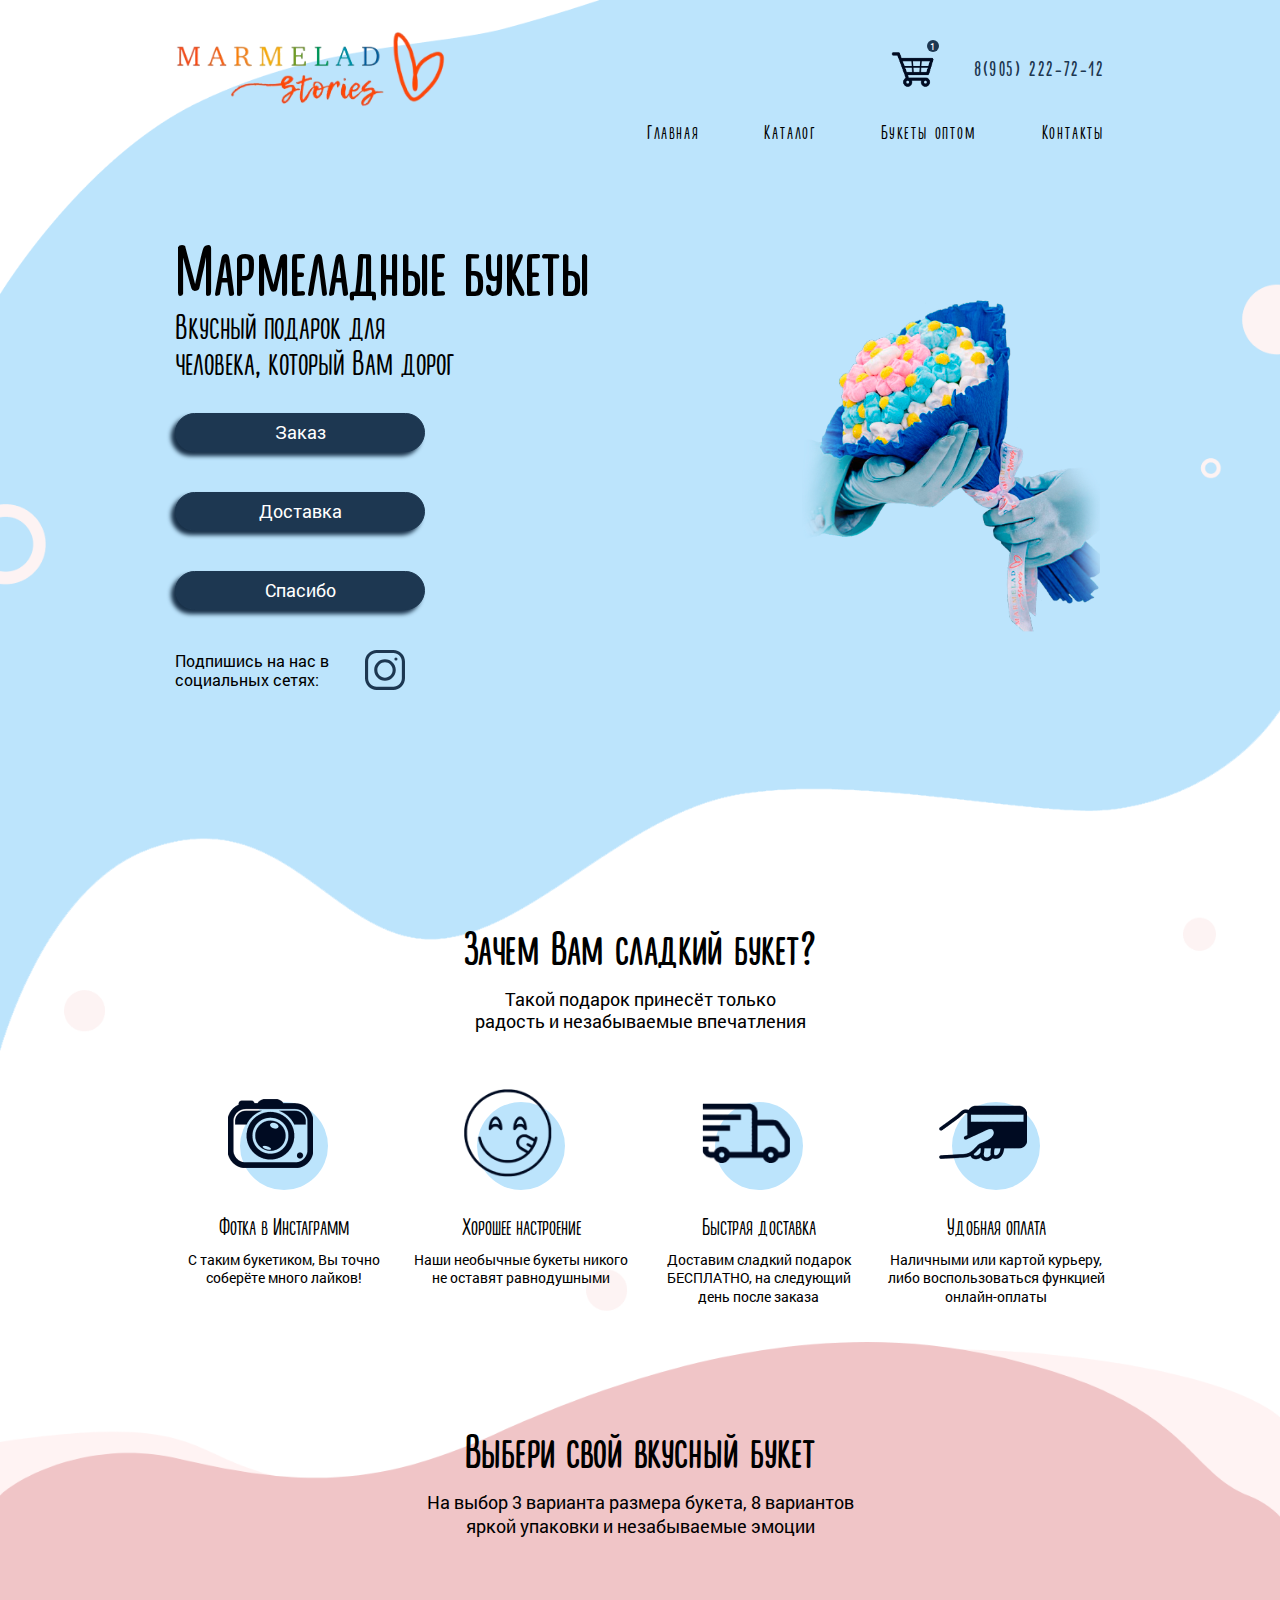
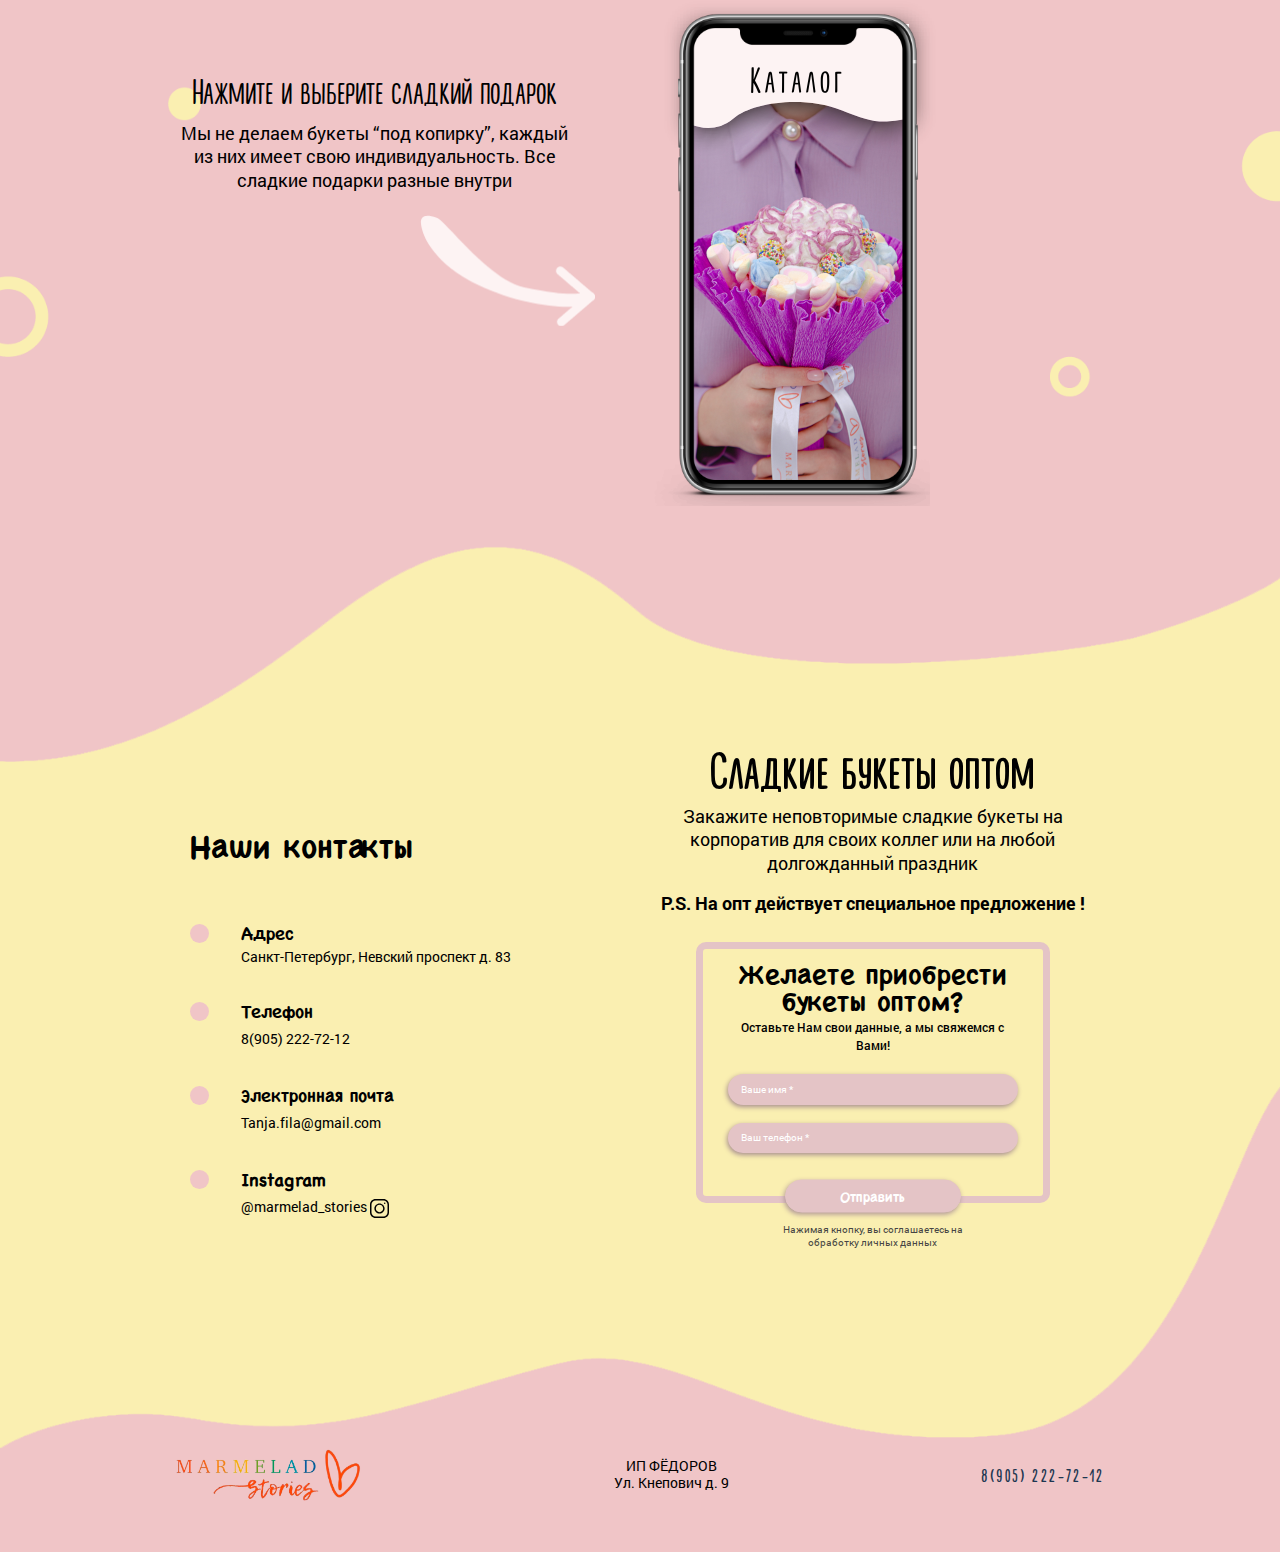
<file: public/index.html>
<!DOCTYPE html>
<html lang="ru">
	<head>
		<meta charset="utf-8">
		<title>title</title>
		<meta name="description" content="о чем страница">
		<meta http-equiv="X-UA-Compatible" content="IE=edge">
		<meta name="viewport" content="width=device-width, shrink-to-fit=no">
		<link rel="shortcut icon" type="image/png" href="img/favicon/favicon.png"><meta name="format-detection" content="telephone=no">
		<link rel="image_src" href="http://genrif.ru/assets/i/soc-logo.png">
		<meta property="og:type" content="website">
		<meta property="og:site_name" content="content">
		<meta property="og:title" content="content">
		<meta property="og:description" content="content">
		<meta property="og:url" content="content">
		<meta property="og:locale" content="ru_RU">
		<meta property="og:image" content="path/to/image.jpg">
		<meta property="og:image:width" content="968">
		<meta property="og:image:height" content="504">
		<!-- Custom Browsers Color-->
		<meta name="theme-color" content="#3361d8">
		<link rel="stylesheet" href="libs/slick-carousel/slick/slick.css"/>
		<link rel="stylesheet" href="libs/@fancyapps/fancybox/jquery.fancybox.min.css"/>
		<link rel="stylesheet" href="css/main.min.css"/>
	</head>
	<body class="main-page"><script>(/(android|bb\d+|meego).+mobile|avantgo|bada\/|blackberry|blazer|compal|elaine|fennec|hiptop|iemobile|ip(hone|od)|ipad|iris|kindle|Android|Silk|lge |maemo|midp|mmp|netfront|opera m(ob|in)i|palm( os)?|phone|p(ixi|re)\/|plucker|pocket|psp|series(4|6)0|symbian|treo|up\.(browser|link)|vodafone|wap|windows (ce|phone)|xda|xiino/i.test(navigator.userAgent)||/1207|6310|6590|3gso|4thp|50[1-6]i|770s|802s|a wa|abac|ac(er|oo|s\-)|ai(ko|rn)|al(av|ca|co)|amoi|an(ex|ny|yw)|aptu|ar(ch|go)|as(te|us)|attw|au(di|\-m|r |s )|avan|be(ck|ll|nq)|bi(lb|rd)|bl(ac|az)|br(e|v)w|bumb|bw\-(n|u)|c55\/|capi|ccwa|cdm\-|cell|chtm|cldc|cmd\-|co(mp|nd)|craw|da(it|ll|ng)|dbte|dc\-s|devi|dica|dmob|do(c|p)o|ds(12|\-d)|el(49|ai)|em(l2|ul)|er(ic|k0)|esl8|ez([4-7]0|os|wa|ze)|fetc|fly(\-|_)|g1 u|g560|gene|gf\-5|g\-mo|go(\.w|od)|gr(ad|un)|haie|hcit|hd\-(m|p|t)|hei\-|hi(pt|ta)|hp( i|ip)|hs\-c|ht(c(\-| |_|a|g|p|s|t)|tp)|hu(aw|tc)|i\-(20|go|ma)|i230|iac( |\-|\/)|ibro|idea|ig01|ikom|im1k|inno|ipaq|iris|ja(t|v)a|jbro|jemu|jigs|kddi|keji|kgt( |\/)|klon|kpt |kwc\-|kyo(c|k)|le(no|xi)|lg( g|\/(k|l|u)|50|54|\-[a-w])|libw|lynx|m1\-w|m3ga|m50\/|ma(te|ui|xo)|mc(01|21|ca)|m\-cr|me(rc|ri)|mi(o8|oa|ts)|mmef|mo(01|02|bi|de|do|t(\-| |o|v)|zz)|mt(50|p1|v )|mwbp|mywa|n10[0-2]|n20[2-3]|n30(0|2)|n50(0|2|5)|n7(0(0|1)|10)|ne((c|m)\-|on|tf|wf|wg|wt)|nok(6|i)|nzph|o2im|op(ti|wv)|oran|owg1|p800|pan(a|d|t)|pdxg|pg(13|\-([1-8]|c))|phil|pire|pl(ay|uc)|pn\-2|po(ck|rt|se)|prox|psio|pt\-g|qa\-a|qc(07|12|21|32|60|\-[2-7]|i\-)|qtek|r380|r600|raks|rim9|ro(ve|zo)|s55\/|sa(ge|ma|mm|ms|ny|va)|sc(01|h\-|oo|p\-)|sdk\/|se(c(\-|0|1)|47|mc|nd|ri)|sgh\-|shar|sie(\-|m)|sk\-0|sl(45|id)|sm(al|ar|b3|it|t5)|so(ft|ny)|sp(01|h\-|v\-|v )|sy(01|mb)|t2(18|50)|t6(00|10|18)|ta(gt|lk)|tcl\-|tdg\-|tel(i|m)|tim\-|t\-mo|to(pl|sh)|ts(70|m\-|m3|m5)|tx\-9|up(\.b|g1|si)|utst|v400|v750|veri|vi(rg|te)|vk(40|5[0-3]|\-v)|vm40|voda|vulc|vx(52|53|60|61|70|80|81|83|85|98)|w3c(\-| )|webc|whit|wi(g |nc|nw)|wmlb|wonu|x700|yas\-|your|zeto|zte\-/i.test(navigator.userAgent.substr(0,4)))&&document.body.classList.add('mobile');</script>
<script>!function(e,n,A){function o(e,n){return typeof e===n}function t(){var e,n,A,t,a,i,l;for(var f in r)if(r.hasOwnProperty(f)){if(e=[],n=r[f],n.name&&(e.push(n.name.toLowerCase()),n.options&&n.options.aliases&&n.options.aliases.length))for(A=0;A<n.options.aliases.length;A++)e.push(n.options.aliases[A].toLowerCase());for(t=o(n.fn,"function")?n.fn():n.fn,a=0;a<e.length;a++)i=e[a],l=i.split("."),1===l.length?Modernizr[l[0]]=t:(!Modernizr[l[0]]||Modernizr[l[0]]instanceof Boolean||(Modernizr[l[0]]=new Boolean(Modernizr[l[0]])),Modernizr[l[0]][l[1]]=t),s.push((t?"":"no-")+l.join("-"))}}function a(e){var n=u.className,A=Modernizr._config.classPrefix||"";if(c&&(n=n.baseVal),Modernizr._config.enableJSClass){var o=new RegExp("(^|\\s)"+A+"no-js(\\s|$)");n=n.replace(o,"$1"+A+"js$2")}Modernizr._config.enableClasses&&(n+=" "+A+e.join(" "+A),c?u.className.baseVal=n:u.className=n)}function i(e,n){if("object"==typeof e)for(var A in e)f(e,A)&&i(A,e[A]);else{e=e.toLowerCase();var o=e.split("."),t=Modernizr[o[0]];if(2==o.length&&(t=t[o[1]]),"undefined"!=typeof t)return Modernizr;n="function"==typeof n?n():n,1==o.length?Modernizr[o[0]]=n:(!Modernizr[o[0]]||Modernizr[o[0]]instanceof Boolean||(Modernizr[o[0]]=new Boolean(Modernizr[o[0]])),Modernizr[o[0]][o[1]]=n),a([(n&&0!=n?"":"no-")+o.join("-")]),Modernizr._trigger(e,n)}return Modernizr}var s=[],r=[],l={_version:"3.6.0",_config:{classPrefix:"",enableClasses:!0,enableJSClass:!0,usePrefixes:!0},_q:[],on:function(e,n){var A=this;setTimeout(function(){n(A[e])},0)},addTest:function(e,n,A){r.push({name:e,fn:n,options:A})},addAsyncTest:function(e){r.push({name:null,fn:e})}},Modernizr=function(){};Modernizr.prototype=l,Modernizr=new Modernizr;var f,u=n.documentElement,c="svg"===u.nodeName.toLowerCase();!function(){var e={}.hasOwnProperty;f=o(e,"undefined")||o(e.call,"undefined")?function(e,n){return n in e&&o(e.constructor.prototype[n],"undefined")}:function(n,A){return e.call(n,A)}}(),l._l={},l.on=function(e,n){this._l[e]||(this._l[e]=[]),this._l[e].push(n),Modernizr.hasOwnProperty(e)&&setTimeout(function(){Modernizr._trigger(e,Modernizr[e])},0)},l._trigger=function(e,n){if(this._l[e]){var A=this._l[e];setTimeout(function(){var e,o;for(e=0;e<A.length;e++)(o=A[e])(n)},0),delete this._l[e]}},Modernizr._q.push(function(){l.addTest=i}),Modernizr.addAsyncTest(function(){function e(e,n,A){function o(n){var o=n&&"load"===n.type?1==t.width:!1,a="webp"===e;i(e,a&&o?new Boolean(o):o),A&&A(n)}var t=new Image;t.onerror=o,t.onload=o,t.src=n}var n=[{uri:"[data-uri]",name:"webp"},{uri:"[data-uri]",name:"webp.alpha"},{uri:"[data-uri]",name:"webp.animation"},{uri:"[data-uri]",name:"webp.lossless"}],A=n.shift();e(A.name,A.uri,function(A){if(A&&"load"===A.type)for(var o=0;o<n.length;o++)e(n[o].name,n[o].uri)})}),t(),a(s),delete l.addTest,delete l.addAsyncTest;for(var p=0;p<Modernizr._q.length;p++)Modernizr._q[p]();e.Modernizr=Modernizr}(window,document);</script>
<!--[if lt IE 11]><p   class="browsehappy container">К сожалению, вы используете устаревший браузер. Пожалуйста, <a href="http://browsehappy.com/" target="_blank">обновите ваш браузер</a>, чтобы улучшить производительность, качество отображаемого материала и повысить безопасность.</p><![endif]-->
		<div class="main-wrapper">
			<!-- start HEADER.header-->
			<header class="header block-with-lazy"><img class="header__img-bg header__img-bg--top" src="img/@2x/header-bg--top.png" alt="" role="presentation"/>
				<!-- start top-nav-->
				<div class="top-nav block-with-lazy">
					<div class="container">
						<div class="row">
							<div class="col-xl-auto col"><a class="top-nav__logo-wrap" href="/"><img class="res-i" src="img/@2x/header-logo.png" alt="#"/></a>
							</div>
							<div class="col order-last order-xl-0">
								<ul class="top-nav__nav">
									<li class="top-nav__item"><a class="top-nav__link" href="#">Главная</a>
									</li>
									<li class="top-nav__item"><a class="top-nav__link" href="#">Каталог</a>
									</li>
									<li class="top-nav__item"><a class="top-nav__link" href="#">Букеты оптом</a>
									</li>
									<li class="top-nav__item"><a class="top-nav__link" href="#">Контакты</a>
									</li>
								</ul>
							</div>
							<div class="col-auto"><a class="top-nav__basket" href="#">
								<svg class="icon icon-basket ">
									<use xlink:href="img/svg/sprite.svg#basket"></use>
								</svg><span class="top-nav__basket-counter">1</span></a>
							</div>
							<div class="col-auto"><a class="top-nav__phone" href="tel:89052227212">8(905) 222-72-12</a>
							</div>
						</div>
					</div>
				</div>
				<!-- end top-nav-->
				<!-- start header-block-->
				<div class="header-block" id="header-block"><img class="header-block__circles res-i" src="img/@2x/header-circles.png" alt="" role="presentation"/>
					<div class="container"><img class="header-block__img res-i" src="img/@2x/header-img.png" alt="" role="presentation"/>
						<div class="header-block__block">
							<h1>Мармеладные букеты</h1>
							<div class="header-block__subtitle">Вкусный подарок для человека, который Вам дорог
							</div><a class="header-block__btn btn btn-primary link-modal" href="#modal-order">Заказ</a><a class="header-block__btn btn btn-primary link-modal" href="#modal-deliver">Доставка</a><a class="header-block__btn btn btn-primary link-modal" href="#modal-thanks">Спасибо</a>
							<div class="header-block__soc-block">
								<div class="header-block__soc-info">Подпишись на нас в социальных сетях:
								</div><a class="header-block__soc-icon" href="#">
								<svg class="icon icon-inst ">
									<use xlink:href="img/svg/sprite.svg#inst"></use>
								</svg></a>
							</div>
						</div>
					</div>
				</div>
				<!-- end header-block-->
			</header>
			<!-- end HEADER.header-->
			<!-- start s-advantages-->
			<section class="s-advantages section" id="s-advantages"><img class="s-advantages__circles res-i" src="img/@2x/advantages-circles.png" alt="" role="presentation"/><img class="s-advantages__abs-bg s-advantages__abs-bg--top" src="img/@2x/advantages-bg--top.png" alt="" role="presentation"/><img class="s-advantages__abs-bg s-advantages__abs-bg--bottom" src="img/@2x/advantages-bg--bottom.png" alt="" role="presentation"/>
				<div class="container"><img class="s-advantages__abs-img res-i" src="img/@2x/advantages-abs.png" alt="#" title=""/>
					<div class="s-advantages__block">
						<h2>Зачем Вам сладкий букет?</h2>
						<div class="s-advantages__subtitle">Такой подарок принесёт только радость и незабываемые впечатления
						</div>
						<div class="row">
							<div class="s-advantages__col col-lg-3 col-sm-6">
								<div class="s-advantages__item">
									<div class="s-advantages__item-icon"><img class="res-i" src="img/@2x/advantages-i1.png" alt=""/>
									</div>
									<div class="s-advantages__item-title">Фотка в Инстаграмм
									</div>
									<div class="s-advantages__item-descr">С таким букетиком, Вы точно соберёте много лайков!
									</div>
								</div>
							</div>
							<div class="s-advantages__col col-lg-3 col-sm-6">
								<div class="s-advantages__item">
									<div class="s-advantages__item-icon"><img class="res-i" src="img/@2x/advantages-i2.png" alt=""/>
									</div>
									<div class="s-advantages__item-title">Хорошее настроение
									</div>
									<div class="s-advantages__item-descr">Наши необычные букеты никого не&nbsp;оставят равнодушными
									</div>
								</div>
							</div>
							<div class="s-advantages__col col-lg-3 col-sm-6">
								<div class="s-advantages__item">
									<div class="s-advantages__item-icon"><img class="res-i" src="img/@2x/advantages-i3.png" alt=""/>
									</div>
									<div class="s-advantages__item-title">Быстрая доставка
									</div>
									<div class="s-advantages__item-descr">Доставим сладкий подарок БЕСПЛАТНО, на следующий день&nbsp;после заказа
									</div>
								</div>
							</div>
							<div class="s-advantages__col col-lg-3 col-sm-6">
								<div class="s-advantages__item">
									<div class="s-advantages__item-icon"><img class="res-i" src="img/@2x/advantages-i4.png" alt=""/>
									</div>
									<div class="s-advantages__item-title">Удобная оплата
									</div>
									<div class="s-advantages__item-descr">Наличными или картой курьеру, либо воспользоваться функцией онлайн-оплаты
									</div>
								</div>
							</div>
						</div>
					</div>
				</div>
			</section>
			<!-- end s-advantages-->
			<!-- start s-choose-->
			<section class="s-choose section" id="s-choose"><img class="s-choose__circles res-i" src="img/@2x/choose-circles.png" alt="" role="presentation"/>
				<div class="s-choose__block">
					<div class="container">
						<div class="s-choose__title-block">
							<h2>Выбери свой вкусный букет</h2>
							<div class="s-choose__subtitle">На выбор 3 варианта размера букета, 8 вариантов яркой упаковки и незабываемые эмоции
							</div>
						</div>
						<div class="s-choose__catalog-block">
							<div class="s-choose__catalog-descr">
								<div class="s-choose__descr-title">Нажмите и выберите сладкий&nbsp;подарок
								</div>
								<div class="s-choose__descr-info">Мы не делаем букеты “под копирку”, каждый из них имеет свою индивидуальность. Все сладкие подарки разные внутри
								</div>
							</div><a class="s-choose__catalog-photo" href="#"><img class="res-i" src="img/@2x/choose-img.png" alt=""/></a>
						</div>
					</div>
				</div>
			</section>
			<!-- end s-choose-->
			<!-- start s-contact-->
			<div class="s-contact section block-with-lazy" id="s-contact"><img class="s-contact__abs-bg s-contact__abs-bg--top" src="img/@2x/contact-bg--top.png" alt="" role="presentation"/><img class="s-contact__abs-bg s-contact__abs-bg--bottom" src="img/@2x/contact-bg--bottom.png" alt="" role="presentation"/>
				<div class="container">
					<div class="s-contact__row row">
						<div class="col-lg-6 order-lg-last">
							<h2>Сладкие букеты оптом</h2>
							<div class="s-contact__subtitle">Закажите неповторимые сладкие букеты на корпоратив для своих коллег или на любой долгожданный праздник
							</div>
							<div class="s-contact__add">P.S. На опт действует специальное предложение !
							</div>
							<div class="form-wrap">
								<form>
									<input type="hidden" name="example-input-field"/>
									<input class="order" type="hidden" name="order" value="Заявка  с сайта"/>
									<input class="utm_source" type="hidden" name="utm_source"/>
									<input class="utm_term" type="hidden" name="utm_term"/>
									<input class="utm_medium" type="hidden" name="utm_medium"/>
									<input class="utm_campaign" type="hidden" name="utm_campaign"/>
									<div class="form-wrap__block">
										<div class="form-wrap__title">Желаете приобрести букеты оптом?
										</div>
										<div class="form-wrap__subtitle">Оставьте Нам свои данные, а мы свяжемся с Вами!
										</div>
										<div class="form-wrap__input-wrap form-group"><input class="form-wrap__input form-control" type="text" placeholder="Ваше имя *" name="name"/>
										</div>
										<!-- +e.input-wrap-->
										<div class="form-wrap__input-wrap form-group"><input class="form-wrap__input form-control" type="tel" placeholder="Ваш телефон *" name="phone"/>
										</div>
										<!-- +e.input-wrap-->
										<button class="form-wrap__btn btn btn-light" type="submit">Отправить
										</button>
									</div>
									<div class="form-wrap__polite">Нажимая кнопку, вы соглашаетесь на обработку личных данных
									</div>
								</form>
							</div>
						</div>
						<div class="col-lg-6">
							<h3>Наши контакты</h3>
							<div class="s-contact__item">
								<div class="s-contact__item-title">Адрес
								</div>
								<div class="s-contact__item-descr">Санкт-Петербург, Невский проспект д. 83
								</div>
							</div>
							<div class="s-contact__item">
								<div class="s-contact__item-title">Телефон
								</div><a class="s-contact__item-descr" href="tel:89052227212">8(905) 222-72-12</a>
							</div>
							<div class="s-contact__item">
								<div class="s-contact__item-title">Электронная почта
								</div><a class="s-contact__item-descr" href="mailto:Tanja.fila@gmail.com">Tanja.fila@gmail.com</a>
							</div>
							<div class="s-contact__item">
								<div class="s-contact__item-title">Instagram
								</div><a class="s-contact__item-descr" href="https://www.instagram.com/marmelad_stories/">@marmelad_stories
								<svg class="icon icon-inst ">
									<use xlink:href="img/svg/sprite.svg#inst"></use>
								</svg></a>
							</div>
						</div>
					</div>
				</div>
			</div>
			<!-- end s-contact-->
			<footer class="footer block-with-lazy">
				<div class="container">
					<div class="row">
						<div class="col-md-auto col"><a class="footer__logo" href="/"><img class="res-i" src="img/@2x/header-logo.png" alt=""/></a>
						</div>
						<div class="footer__addres-col col-md-auto order-last order-md-0">
							<div class="footer__info">ИП ФЁДОРОВ
							</div>
							<div class="footer__info">Ул. Кнепович д. 9
							</div>
						</div>
						<div class="col-auto"><a class="footer__phone" href="tel:89052227212">8(905) 222-72-12</a>
						</div>
					</div>
				</div>
			</footer>
		</div>
		<div class="d-none">
			<div class="form-wrap modal-win modal-form" id="modal-call">
				<form>
					<input type="hidden" name="example-input-field"/>
					<input class="order" type="hidden" name="order" value="Заявка  с сайта"/>
					<input class="utm_source" type="hidden" name="utm_source"/>
					<input class="utm_term" type="hidden" name="utm_term"/>
					<input class="utm_medium" type="hidden" name="utm_medium"/>
					<input class="utm_campaign" type="hidden" name="utm_campaign"/>
					<div class="text-center">
						<div class="form-wrap__title h3 ttu">Обратный звонок
						</div>
						<p>Заполните заявку и&nbsp;мы&nbsp;с&nbsp;Вами свяжемся в&nbsp;течении 15&nbsp;минут</p>
					</div>
					<div class="form-wrap__input-wrap form-group"><input class="form-wrap__input form-control" type="text" placeholder="Ваше Имя" name="text" required="required"/> 
					</div>
					<!-- +e.input-wrap-->
					<div class="form-wrap__input-wrap form-group"><input class="form-wrap__input form-control" type="tel" placeholder="Ваш телефон" name="tel" required="required"/>
					</div>
					<!-- +e.input-wrap--><input class="form-wrap__btn" type="submit" value="Рассчитать"/>
					<div class="form-wrap__polite">Нажимая кнопку, вы соглашаетесь на обработку личных данных
					</div>
				</form>
			</div>
		</div>
		<div class="d-none">
			<div class="modal-order modal-win" id="modal-order">
				<h2 class="modal-order__title">Выбери свой вкусный букет
				</h2>
				<div class="modal-order__block">
					<div class="row">
						<div class="modal-order__col col-md-6">
							<div class="modal-order__img-wrap"><img class="modal-order__product-img" name="product_img" src="img/product-gal/product-green--sm.jpg" alt="" role="presentation"/>
							</div>
						</div>
						<div class="modal-order__col col-md-6">
							<div class="modal-order__info-block">
								<div class="modal-order__info-price"><span>990 </span>руб
								</div>
								<div class="modal-order__info-name"><span class="size">15-17 см</span>, <span class="color">фиолетовая фуксия</span>
								</div>
							</div>
							<form>
								<div class="modal-order__radio-title">Размер букета
								</div>
								<div class="modal-order__radio-block">
									<label class="modal-order__radio-size">
										<input type="radio" name="size" data-size="15-17 см" data-photosize="sm" data-price="990" checked="checked"/><span>Маленький</span>
									</label>
									<label class="modal-order__radio-size">
										<input type="radio" name="size" data-size="19-21 см" data-photosize="md" data-price="1990"/><span>Средний</span>
									</label>
									<label class="modal-order__radio-size">
										<input type="radio" name="size" data-size="28-30 см" data-photosize="lg" data-price="2990"/><span>Большой</span>
									</label>
								</div>
								<div class="modal-order__radio-title">Цвет упаковки
								</div>
								<div class="modal-order__radio-block">
									<label class="modal-order__radio-color modal-order__radio-color--green">
										<input type="radio" name="color" data-color="green" checked="checked"/><span></span>
									</label>
									<label class="modal-order__radio-color modal-order__radio-color--red">
										<input type="radio" name="color" data-color="red"/><span></span>
									</label>
									<label class="modal-order__radio-color modal-order__radio-color--pink">
										<input type="radio" name="color" data-color="pink"/><span></span>
									</label>
									<label class="modal-order__radio-color modal-order__radio-color--blue">
										<input type="radio" name="color" data-color="blue"/><span></span>
									</label>
									<label class="modal-order__radio-color modal-order__radio-color--viol">
										<input type="radio" name="color" data-color="viol"/><span></span>
									</label>
									<label class="modal-order__radio-color modal-order__radio-color--yell">
										<input type="radio" name="color" data-color="yell"/><span></span>
									</label>
									<label class="modal-order__radio-color modal-order__radio-color--purp">
										<input type="radio" name="color" data-color="purp"/><span></span>
									</label>
									<label class="modal-order__radio-color modal-order__radio-color--orng">
										<input type="radio" name="color" data-color="orng"/><span></span>
									</label>
								</div>
								<button class="modal-order__btn btn btn-light2" type="submit">Добавить в корзину
								</button>
							</form>
						</div>
					</div>
				</div>
			</div>
		</div>
		<div class="d-none">
			<div class="modal-thanks modal-win" id="modal-thanks">
				<h3 class="modal-thanks__title">Товар добавлен в корзину
				</h3>
				<div class="modal-thanks__btn-block"><a class="modal-thanks__btn btn btn-light2" href="#">Оформить заказ</a><a class="modal-thanks__btn btn btn-light2" href="#">Продолжить покупки</a>
				</div>
			</div>
		</div>
		<div class="d-none">
			<div class="modal-deliver modal-win" id="modal-deliver">
				<h2 class="modal-deliver__title">Куда доставить?
				</h2>
				<div class="tabs">
					<div class="tabs__caption">
						<div class="tabs__btn active">Доставка</div>
						<div class="tabs__btn">Самовывоз</div>
					</div>
					<div class="tabs__wrap">
						<div class="tabs__content active"> 
							<div class="form-wrap">
								<form>
									<input type="hidden" name="example-input-field"/>
									<input class="order" type="hidden" name="order" value="Заявка  с сайта"/>
									<input class="utm_source" type="hidden" name="utm_source"/>
									<input class="utm_term" type="hidden" name="utm_term"/>
									<input class="utm_medium" type="hidden" name="utm_medium"/>
									<input class="utm_campaign" type="hidden" name="utm_campaign"/>
									<div class="row">
										<div class="form-wrap__col col-sm-9 col-8">
											<div class="form-wrap__input-wrap form-group"><input class="form-wrap__input form-control" type="text" placeholder="Улица" name=""/>
											</div>
											<!-- +e.input-wrap-->
										</div>
										<div class="form-wrap__col col-sm-3 col-4">
											<div class="form-wrap__input-wrap form-group"><input class="form-wrap__input form-control" type="text" placeholder="Дом" name=""/>
											</div>
											<!-- +e.input-wrap-->
										</div>
										<div class="form-wrap__col col-sm-3 col-6">
											<div class="form-wrap__input-wrap form-group"><input class="form-wrap__input form-control" type="text" placeholder="Квартира" name=""/>
											</div>
											<!-- +e.input-wrap-->
										</div>
										<div class="form-wrap__col col-sm-3 col-6">
											<div class="form-wrap__input-wrap form-group"><input class="form-wrap__input form-control" type="text" placeholder="Подъезд" name=""/>
											</div>
											<!-- +e.input-wrap-->
										</div>
										<div class="form-wrap__col col-sm-3 col-6">
											<div class="form-wrap__input-wrap form-group"><input class="form-wrap__input form-control" type="text" placeholder="Код двери" name=""/>
											</div>
											<!-- +e.input-wrap-->
										</div>
										<div class="form-wrap__col col-sm-3 col-6">
											<div class="form-wrap__input-wrap form-group"><input class="form-wrap__input form-control" type="text" placeholder="Этаж" name=""/>
											</div>
											<!-- +e.input-wrap-->
										</div>
										<div class="form-wrap__col col-12">
											<div class="form-wrap__input-wrap form-group"><textarea class="form-wrap__input form-control" placeholder="Комментарий к адресу" name=""></textarea>
											</div>
											<!-- +e.input-wrap-->
										</div>
									</div>
									<button class="form-wrap__btn btn btn-light2" type="submit">Подтвердить адрес
									</button>
								</form>
							</div>
						</div>
						<div class="tabs__content">
							<div class="modal-deliver__deliver-wrap">
								<div class="form-wrap">
									<form>
										<input type="hidden" name="example-input-field"/>
										<input class="order" type="hidden" name="order" value="Заявка  с сайта"/>
										<input class="utm_source" type="hidden" name="utm_source"/>
										<input class="utm_term" type="hidden" name="utm_term"/>
										<input class="utm_medium" type="hidden" name="utm_medium"/>
										<input class="utm_campaign" type="hidden" name="utm_campaign"/>
										<label class="custom-input"><input class="custom-input__input" type="radio" name="deliver" checked="checked"/><span class="custom-input__lab"></span><span class="custom-input__address-title">Мармеладная бочка</span><span class="custom-input__address-info">Невский проспект дом 83</span><span class="custom-input__address-info custom-input__address-info--metro">Невский проспект</span><span class="custom-input__address-info">Работаем без выходных, круглосуточно</span>
										</label>
										<label class="custom-input"><input class="custom-input__input" type="radio" name="deliver"/><span class="custom-input__lab"></span><span class="custom-input__address-title">Мармеладная бочка</span><span class="custom-input__address-info">Невский проспект дом 83</span><span class="custom-input__address-info custom-input__address-info--metro">Невский проспект</span><span class="custom-input__address-info">Работаем без выходных, круглосуточно</span>
										</label>
										<label class="custom-input"><input class="custom-input__input" type="radio" name="deliver"/><span class="custom-input__lab"></span><span class="custom-input__address-title">Мармеладная бочка</span><span class="custom-input__address-info">Невский проспект дом 83</span><span class="custom-input__address-info custom-input__address-info--metro">Невский проспект</span><span class="custom-input__address-info">Работаем без выходных, круглосуточно</span>
										</label>
										<button class="form-wrap__btn btn btn-light2" type="submit">Продолжить
										</button>
									</form>
								</div>
							</div>
						</div>
					</div>
				</div>
			</div>
			<!-- #modal-call-->
		</div>
		<!-- modal-->
		<script src="js/lazy.js"></script>
		<script src="libs/jquery/jquery.min.js"></script>
		<!-- полифил для picture-->
		<script src="libs/picturefill/picturefill.min.js"></script>
		<!-- полифил для object-fit-->
		<script src="libs/object-fit-images/ofi.min.js"></script>
		<!-- modal libs-->
		<script src="libs/@fancyapps/fancybox/jquery.fancybox.min.js"></script>
		<!-- modal libs-->
		<!-- slider libs-->
		<script src="libs/slick-carousel/slick/slick.min.js"></script>
		<!-- /slider libs-->
		<!-- for svg libs-->
		<script src="libs/svg4everybody/svg4everybody.min.js"></script>
		<!-- /for svg libs-->
		<script src="libs/inputmask/jquery.inputmask.min.js"></script>
		<script src="js/common.js"></script>
	</body>
</html>
</file>
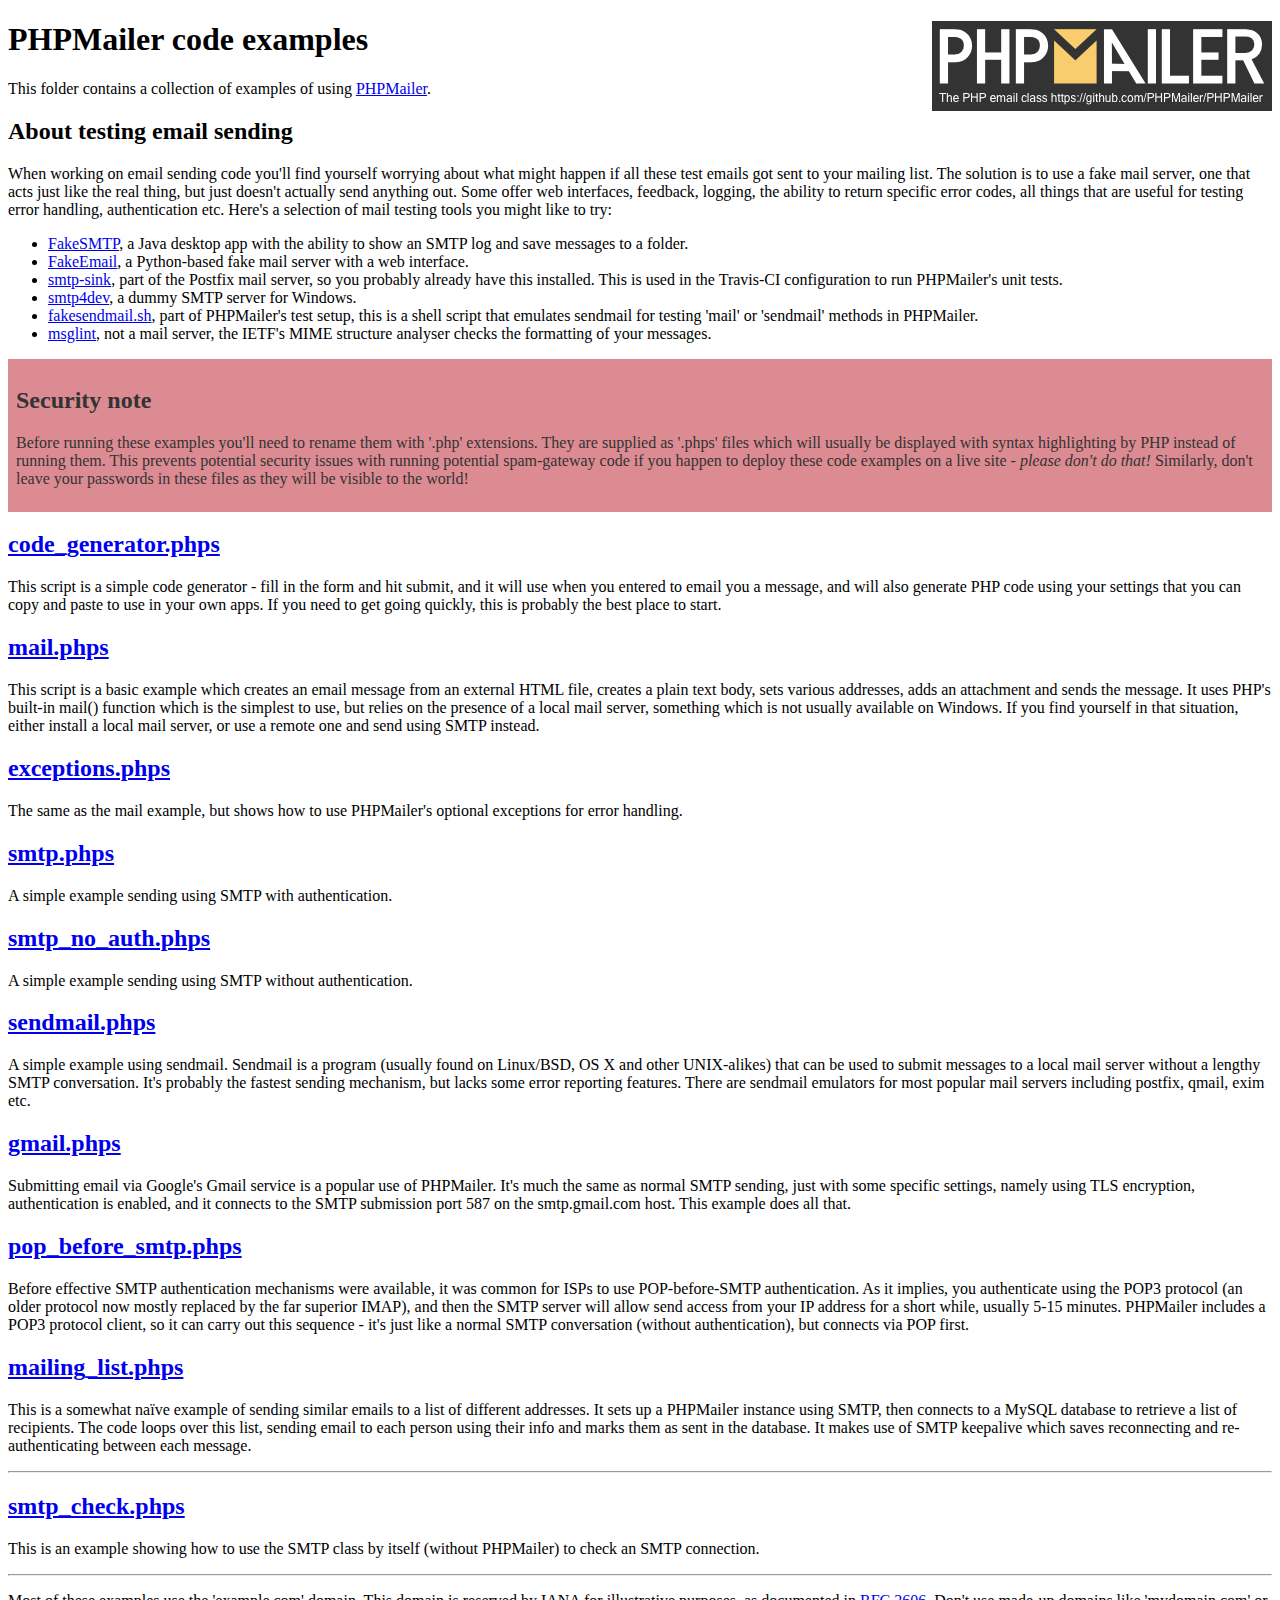
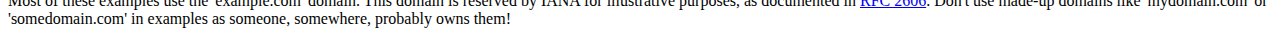
<file: public/vendor/phpmailer/phpmailer/examples/index.html>
<!DOCTYPE html>
<html>
<head>
	<meta charset="UTF-8">
	<title>PHPMailer Examples</title>
</head>
<body>
<h1>PHPMailer code examples<a href="https://github.com/PHPMailer/PHPMailer"><img src="images/phpmailer.png" style="float:right; border:0;" alt="PHPMailer logo"></a></h1>
<p>This folder contains a collection of examples of using <a href="https://github.com/PHPMailer/PHPMailer">PHPMailer</a>.</p>
<h2>About testing email sending</h2>
<p>When working on email sending code you'll find yourself worrying about what might happen if all these test emails got sent to your mailing list. The solution is to use a fake mail server, one that acts just like the real thing, but just doesn't actually send anything out. Some offer web interfaces, feedback, logging, the ability to return specific error codes, all things that are useful for testing error handling, authentication etc. Here's a selection of mail testing tools you might like to try:</p>
<ul>
  <li><a href="https://github.com/Nilhcem/FakeSMTP">FakeSMTP</a>, a Java desktop app with the ability to show an SMTP log and save messages to a folder. </li>
  <li><a href="https://github.com/isotoma/FakeEmail">FakeEmail</a>, a Python-based fake mail server with a web interface.</li>
  <li><a href="http://www.postfix.org/smtp-sink.1.html">smtp-sink</a>, part of the Postfix mail server, so you probably already have this installed. This is used in the Travis-CI configuration to run PHPMailer's unit tests.</li>
  <li><a href="http://smtp4dev.codeplex.com">smtp4dev</a>, a dummy SMTP server for Windows.</li>
  <li><a href="https://github.com/PHPMailer/PHPMailer/blob/master/test/fakesendmail.sh">fakesendmail.sh</a>, part of PHPMailer's test setup, this is a shell script that emulates sendmail for testing 'mail' or 'sendmail' methods in PHPMailer.</li>
  <li><a href="http://tools.ietf.org/tools/msglint/">msglint</a>, not a mail server, the IETF's MIME structure analyser checks the formatting of your messages.</li>
</ul>
<div style="padding: 8px; color: #333333; background-color: #dc8b92">
<h2>Security note</h2>
<p>Before running these examples you'll need to rename them with '.php' extensions. They are supplied as '.phps' files which will usually be displayed with syntax highlighting by PHP instead of running them. This prevents potential security issues with running potential spam-gateway code if you happen to deploy these code examples on a live site - <em>please don't do that!</em> Similarly, don't leave your passwords in these files as they will be visible to the world!</p>
</div>
<h2><a href="code_generator.phps">code_generator.phps</a></h2>
<p>This script is a simple code generator - fill in the form and hit submit, and it will use when you entered to email you a message, and will also generate PHP code using your settings that you can copy and paste to use in your own apps. If you need to get going quickly, this is probably the best place to start.</p>
<h2><a href="mail.phps">mail.phps</a></h2>
<p>This script is a basic example which creates an email message from an external HTML file, creates a plain text body, sets various addresses, adds an attachment and sends the message. It uses PHP's built-in mail() function which is the simplest to use, but relies on the presence of a local mail server, something which is not usually available on Windows. If you find yourself in that situation, either install a local mail server, or use a remote one and send using SMTP instead.</p>
<h2><a href="exceptions.phps">exceptions.phps</a></h2>
<p>The same as the mail example, but shows how to use PHPMailer's optional exceptions for error handling.</p>
<h2><a href="smtp.phps">smtp.phps</a></h2>
<p>A simple example sending using SMTP with authentication.</p>
<h2><a href="smtp_no_auth.phps">smtp_no_auth.phps</a></h2>
<p>A simple example sending using SMTP without authentication.</p>
<h2><a href="sendmail.phps">sendmail.phps</a></h2>
<p>A simple example using sendmail. Sendmail is a program (usually found on Linux/BSD, OS X and other UNIX-alikes) that can be used to submit messages to a local mail server without a lengthy SMTP conversation. It's probably the fastest sending mechanism, but lacks some error reporting features. There are sendmail emulators for most popular mail servers including postfix, qmail, exim etc.</p>
<h2><a href="gmail.phps">gmail.phps</a></h2>
<p>Submitting email via Google's Gmail service is a popular use of PHPMailer. It's much the same as normal SMTP sending, just with some specific settings, namely using TLS encryption, authentication is enabled, and it connects to the SMTP submission port 587 on the smtp.gmail.com host. This example does all that.</p>
<h2><a href="pop_before_smtp.phps">pop_before_smtp.phps</a></h2>
<p>Before effective SMTP authentication mechanisms were available, it was common for ISPs to use POP-before-SMTP authentication. As it implies, you authenticate using the POP3 protocol (an older protocol now mostly replaced by the far superior IMAP), and then the SMTP server will allow send access from your IP address for a short while, usually 5-15 minutes. PHPMailer includes a POP3 protocol client, so it can carry out this sequence - it's just like a normal SMTP conversation (without authentication), but connects via POP first.</p>
<h2><a href="mailing_list.phps">mailing_list.phps</a></h2>
<p>This is a somewhat naïve example of sending similar emails to a list of different addresses. It sets up a PHPMailer instance using SMTP, then connects to a MySQL database to retrieve a list of recipients. The code loops over this list, sending email to each person using their info and marks them as sent in the database. It makes use of SMTP keepalive which saves reconnecting and re-authenticating between each message.</p>
<hr>
<h2><a href="smtp_check.phps">smtp_check.phps</a></h2>
<p>This is an example showing how to use the SMTP class by itself (without PHPMailer) to check an SMTP connection.</p>
<hr>
<p>Most of these examples use the 'example.com' domain. This domain is reserved by IANA for illustrative purposes, as documented in <a href="http://tools.ietf.org/html/rfc2606">RFC 2606</a>. Don't use made-up domains like 'mydomain.com' or 'somedomain.com' in examples as someone, somewhere, probably owns them!</p>
</body>
</html>
</file>
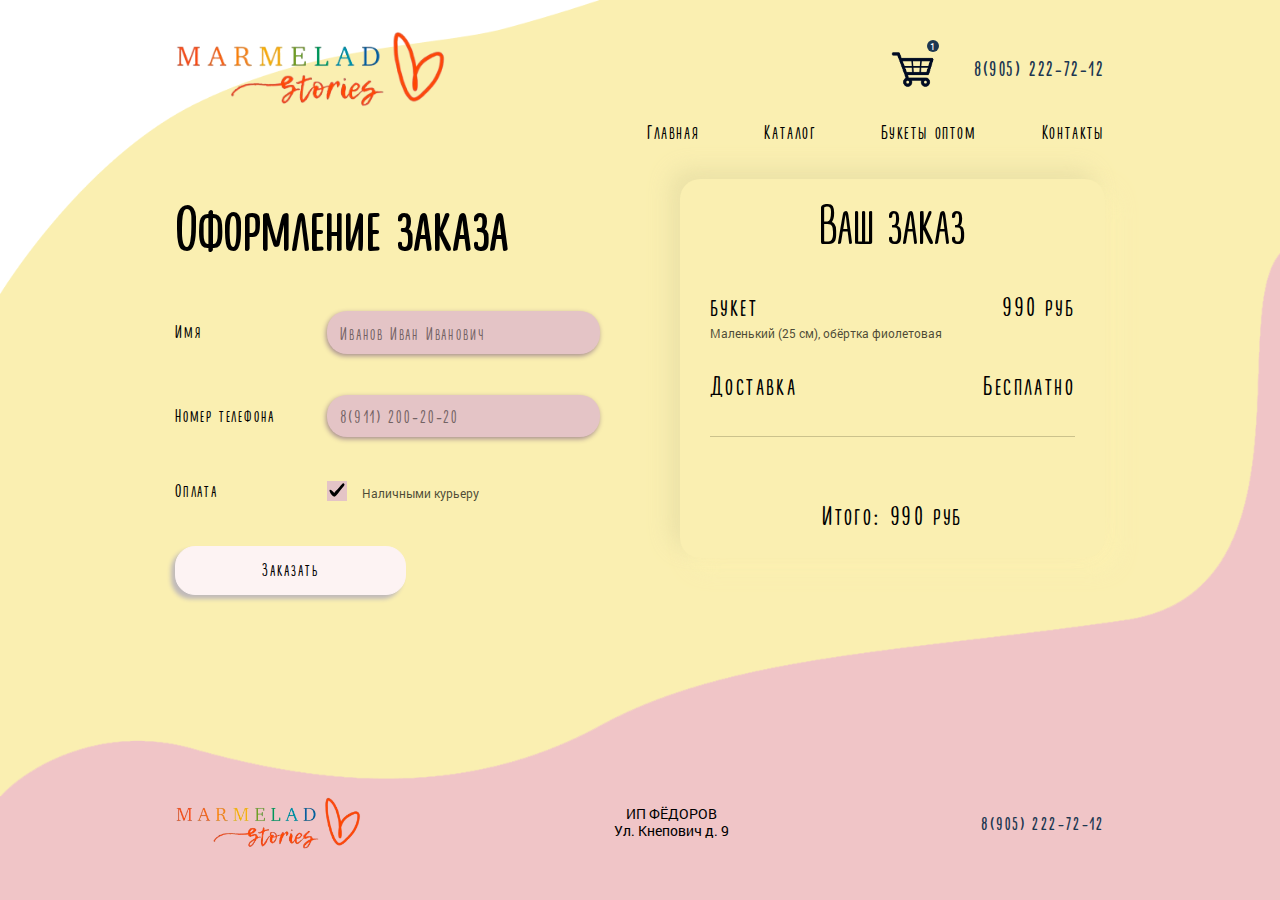
<file: public/02-basket.html>
<!DOCTYPE html>
<html lang="ru">
	<head>
		<meta charset="utf-8">
		<title>title</title>
		<meta name="description" content="о чем страница">
		<meta http-equiv="X-UA-Compatible" content="IE=edge">
		<meta name="viewport" content="width=device-width, shrink-to-fit=no">
		<link rel="shortcut icon" type="image/png" href="img/favicon/favicon.png"><meta name="format-detection" content="telephone=no">
		<link rel="image_src" href="http://genrif.ru/assets/i/soc-logo.png">
		<meta property="og:type" content="website">
		<meta property="og:site_name" content="content">
		<meta property="og:title" content="content">
		<meta property="og:description" content="content">
		<meta property="og:url" content="content">
		<meta property="og:locale" content="ru_RU">
		<meta property="og:image" content="path/to/image.jpg">
		<meta property="og:image:width" content="968">
		<meta property="og:image:height" content="504">
		<!-- Custom Browsers Color-->
		<meta name="theme-color" content="#3361d8">
		<link rel="stylesheet" href="libs/slick-carousel/slick/slick.css"/>
		<link rel="stylesheet" href="libs/@fancyapps/fancybox/jquery.fancybox.min.css"/>
		<link rel="stylesheet" href="css/main.min.css"/>
	</head>
	<body><script>(/(android|bb\d+|meego).+mobile|avantgo|bada\/|blackberry|blazer|compal|elaine|fennec|hiptop|iemobile|ip(hone|od)|ipad|iris|kindle|Android|Silk|lge |maemo|midp|mmp|netfront|opera m(ob|in)i|palm( os)?|phone|p(ixi|re)\/|plucker|pocket|psp|series(4|6)0|symbian|treo|up\.(browser|link)|vodafone|wap|windows (ce|phone)|xda|xiino/i.test(navigator.userAgent)||/1207|6310|6590|3gso|4thp|50[1-6]i|770s|802s|a wa|abac|ac(er|oo|s\-)|ai(ko|rn)|al(av|ca|co)|amoi|an(ex|ny|yw)|aptu|ar(ch|go)|as(te|us)|attw|au(di|\-m|r |s )|avan|be(ck|ll|nq)|bi(lb|rd)|bl(ac|az)|br(e|v)w|bumb|bw\-(n|u)|c55\/|capi|ccwa|cdm\-|cell|chtm|cldc|cmd\-|co(mp|nd)|craw|da(it|ll|ng)|dbte|dc\-s|devi|dica|dmob|do(c|p)o|ds(12|\-d)|el(49|ai)|em(l2|ul)|er(ic|k0)|esl8|ez([4-7]0|os|wa|ze)|fetc|fly(\-|_)|g1 u|g560|gene|gf\-5|g\-mo|go(\.w|od)|gr(ad|un)|haie|hcit|hd\-(m|p|t)|hei\-|hi(pt|ta)|hp( i|ip)|hs\-c|ht(c(\-| |_|a|g|p|s|t)|tp)|hu(aw|tc)|i\-(20|go|ma)|i230|iac( |\-|\/)|ibro|idea|ig01|ikom|im1k|inno|ipaq|iris|ja(t|v)a|jbro|jemu|jigs|kddi|keji|kgt( |\/)|klon|kpt |kwc\-|kyo(c|k)|le(no|xi)|lg( g|\/(k|l|u)|50|54|\-[a-w])|libw|lynx|m1\-w|m3ga|m50\/|ma(te|ui|xo)|mc(01|21|ca)|m\-cr|me(rc|ri)|mi(o8|oa|ts)|mmef|mo(01|02|bi|de|do|t(\-| |o|v)|zz)|mt(50|p1|v )|mwbp|mywa|n10[0-2]|n20[2-3]|n30(0|2)|n50(0|2|5)|n7(0(0|1)|10)|ne((c|m)\-|on|tf|wf|wg|wt)|nok(6|i)|nzph|o2im|op(ti|wv)|oran|owg1|p800|pan(a|d|t)|pdxg|pg(13|\-([1-8]|c))|phil|pire|pl(ay|uc)|pn\-2|po(ck|rt|se)|prox|psio|pt\-g|qa\-a|qc(07|12|21|32|60|\-[2-7]|i\-)|qtek|r380|r600|raks|rim9|ro(ve|zo)|s55\/|sa(ge|ma|mm|ms|ny|va)|sc(01|h\-|oo|p\-)|sdk\/|se(c(\-|0|1)|47|mc|nd|ri)|sgh\-|shar|sie(\-|m)|sk\-0|sl(45|id)|sm(al|ar|b3|it|t5)|so(ft|ny)|sp(01|h\-|v\-|v )|sy(01|mb)|t2(18|50)|t6(00|10|18)|ta(gt|lk)|tcl\-|tdg\-|tel(i|m)|tim\-|t\-mo|to(pl|sh)|ts(70|m\-|m3|m5)|tx\-9|up(\.b|g1|si)|utst|v400|v750|veri|vi(rg|te)|vk(40|5[0-3]|\-v)|vm40|voda|vulc|vx(52|53|60|61|70|80|81|83|85|98)|w3c(\-| )|webc|whit|wi(g |nc|nw)|wmlb|wonu|x700|yas\-|your|zeto|zte\-/i.test(navigator.userAgent.substr(0,4)))&&document.body.classList.add('mobile');</script>
<script>!function(e,n,A){function o(e,n){return typeof e===n}function t(){var e,n,A,t,a,i,l;for(var f in r)if(r.hasOwnProperty(f)){if(e=[],n=r[f],n.name&&(e.push(n.name.toLowerCase()),n.options&&n.options.aliases&&n.options.aliases.length))for(A=0;A<n.options.aliases.length;A++)e.push(n.options.aliases[A].toLowerCase());for(t=o(n.fn,"function")?n.fn():n.fn,a=0;a<e.length;a++)i=e[a],l=i.split("."),1===l.length?Modernizr[l[0]]=t:(!Modernizr[l[0]]||Modernizr[l[0]]instanceof Boolean||(Modernizr[l[0]]=new Boolean(Modernizr[l[0]])),Modernizr[l[0]][l[1]]=t),s.push((t?"":"no-")+l.join("-"))}}function a(e){var n=u.className,A=Modernizr._config.classPrefix||"";if(c&&(n=n.baseVal),Modernizr._config.enableJSClass){var o=new RegExp("(^|\\s)"+A+"no-js(\\s|$)");n=n.replace(o,"$1"+A+"js$2")}Modernizr._config.enableClasses&&(n+=" "+A+e.join(" "+A),c?u.className.baseVal=n:u.className=n)}function i(e,n){if("object"==typeof e)for(var A in e)f(e,A)&&i(A,e[A]);else{e=e.toLowerCase();var o=e.split("."),t=Modernizr[o[0]];if(2==o.length&&(t=t[o[1]]),"undefined"!=typeof t)return Modernizr;n="function"==typeof n?n():n,1==o.length?Modernizr[o[0]]=n:(!Modernizr[o[0]]||Modernizr[o[0]]instanceof Boolean||(Modernizr[o[0]]=new Boolean(Modernizr[o[0]])),Modernizr[o[0]][o[1]]=n),a([(n&&0!=n?"":"no-")+o.join("-")]),Modernizr._trigger(e,n)}return Modernizr}var s=[],r=[],l={_version:"3.6.0",_config:{classPrefix:"",enableClasses:!0,enableJSClass:!0,usePrefixes:!0},_q:[],on:function(e,n){var A=this;setTimeout(function(){n(A[e])},0)},addTest:function(e,n,A){r.push({name:e,fn:n,options:A})},addAsyncTest:function(e){r.push({name:null,fn:e})}},Modernizr=function(){};Modernizr.prototype=l,Modernizr=new Modernizr;var f,u=n.documentElement,c="svg"===u.nodeName.toLowerCase();!function(){var e={}.hasOwnProperty;f=o(e,"undefined")||o(e.call,"undefined")?function(e,n){return n in e&&o(e.constructor.prototype[n],"undefined")}:function(n,A){return e.call(n,A)}}(),l._l={},l.on=function(e,n){this._l[e]||(this._l[e]=[]),this._l[e].push(n),Modernizr.hasOwnProperty(e)&&setTimeout(function(){Modernizr._trigger(e,Modernizr[e])},0)},l._trigger=function(e,n){if(this._l[e]){var A=this._l[e];setTimeout(function(){var e,o;for(e=0;e<A.length;e++)(o=A[e])(n)},0),delete this._l[e]}},Modernizr._q.push(function(){l.addTest=i}),Modernizr.addAsyncTest(function(){function e(e,n,A){function o(n){var o=n&&"load"===n.type?1==t.width:!1,a="webp"===e;i(e,a&&o?new Boolean(o):o),A&&A(n)}var t=new Image;t.onerror=o,t.onload=o,t.src=n}var n=[{uri:"[data-uri]",name:"webp"},{uri:"[data-uri]",name:"webp.alpha"},{uri:"[data-uri]",name:"webp.animation"},{uri:"[data-uri]",name:"webp.lossless"}],A=n.shift();e(A.name,A.uri,function(A){if(A&&"load"===A.type)for(var o=0;o<n.length;o++)e(n[o].name,n[o].uri)})}),t(),a(s),delete l.addTest,delete l.addAsyncTest;for(var p=0;p<Modernizr._q.length;p++)Modernizr._q[p]();e.Modernizr=Modernizr}(window,document);</script>
<!--[if lt IE 11]><p   class="browsehappy container">К сожалению, вы используете устаревший браузер. Пожалуйста, <a href="http://browsehappy.com/" target="_blank">обновите ваш браузер</a>, чтобы улучшить производительность, качество отображаемого материала и повысить безопасность.</p><![endif]-->
		<div class="main-wrapper">
			<!-- start HEADER.header-->
			<header class="header block-with-lazy"><img class="header__img-bg header__img-bg--top" src="img/@2x/header-bg--top.png" alt="" role="presentation"/><img class="header__img-bg header__img-bg--bottom" src="img/@2x/basket-bg--bottom.png" alt="" role="presentation"/>
				<!-- start top-nav-->
				<div class="top-nav block-with-lazy">
					<div class="container">
						<div class="row">
							<div class="col-xl-auto col"><a class="top-nav__logo-wrap" href="/"><img class="res-i" src="img/@2x/header-logo.png" alt="#"/></a>
							</div>
							<div class="col order-last order-xl-0">
								<ul class="top-nav__nav">
									<li class="top-nav__item"><a class="top-nav__link" href="#">Главная</a>
									</li>
									<li class="top-nav__item"><a class="top-nav__link" href="#">Каталог</a>
									</li>
									<li class="top-nav__item"><a class="top-nav__link" href="#">Букеты оптом</a>
									</li>
									<li class="top-nav__item"><a class="top-nav__link" href="#">Контакты</a>
									</li>
								</ul>
							</div>
							<div class="col-auto"><a class="top-nav__basket" href="#">
								<svg class="icon icon-basket ">
									<use xlink:href="img/svg/sprite.svg#basket"></use>
								</svg><span class="top-nav__basket-counter">1</span></a>
							</div>
							<div class="col-auto"><a class="top-nav__phone" href="tel:89052227212">8(905) 222-72-12</a>
							</div>
						</div>
					</div>
				</div>
				<!-- end top-nav-->
				<!-- start s-basket-->
				<section class="s-basket section" id="s-basket">
					<div class="container">
						<div class="s-basket__wrapper">
							<div class="s-basket__main-row row">
								<div class="col-lg-6 order-lg-last">
									<div class="s-basket__block">
										<div class="s-basket__block-title">Ваш заказ
										</div>
										<div class="s-basket__block-row row">
											<div class="col">
												<div class="s-basket__col-title">букет
												</div>
												<div class="s-basket__col-title s-basket__col-title--sm">Маленький (25 см), обёртка фиолетовая
												</div>
											</div>
											<div class="col-auto">
												<div class="s-basket__col-title">990 руб
												</div>
											</div>
										</div>
										<div class="s-basket__block-row row">
											<div class="col">
												<div class="s-basket__col-title">Доставка
												</div>
											</div>
											<div class="col-auto">
												<div class="s-basket__col-title">Бесплатно
												</div>
											</div>
										</div>
										<div class="s-basket__line">
										</div>
										<div class="s-basket__final-price">Итого: <span>990 руб</span>
										</div>
									</div>
								</div>
								<div class="col-lg-6">
									<h1 class="s-basket__title">Оформление заказа
									</h1>
									<div class="form-wrap">
										<form>
											<input type="hidden" name="example-input-field"/>
											<input class="order" type="hidden" name="order" value="Заявка  с сайта"/>
											<input class="utm_source" type="hidden" name="utm_source"/>
											<input class="utm_term" type="hidden" name="utm_term"/>
											<input class="utm_medium" type="hidden" name="utm_medium"/>
											<input class="utm_campaign" type="hidden" name="utm_campaign"/>
											<div class="form-wrap__in-row row">
												<div class="form-wrap__form-col col-4">
													<div class="form-wrap__input-title">Имя
													</div>
												</div>
												<div class="form-wrap__form-col col-8">
													<div class="form-wrap__input-wrap form-group"><input class="form-wrap__input form-control" type="text" placeholder="Иванов Иван Иванович" name="name"/>
													</div>
													<!-- +e.input-wrap-->
												</div>
												<div class="form-wrap__form-col col-4">
													<div class="form-wrap__input-title">Номер телефона
													</div>
												</div>
												<div class="form-wrap__form-col col-8">
													<div class="form-wrap__input-wrap form-group"><input class="form-wrap__input form-control" type="tel" placeholder="8(911) 200-20-20" name="phone"/>
													</div>
													<!-- +e.input-wrap-->
												</div>
												<div class="form-wrap__form-col col-4">
													<div class="form-wrap__input-title">Оплата
													</div>
												</div>
												<div class="form-wrap__form-col col-8">
													<label class="custom-input"><input class="custom-input__input" type="checkbox" name="" checked="checked"/><span class="custom-input__lab"></span><span class="custom-input__text">Наличными курьеру</span>
													</label>
												</div>
											</div>
											<button class="form-wrap__btn btn btn-light2" type="submit">Заказать
											</button>
										</form>
									</div>
								</div>
							</div>
						</div>
					</div>
				</section>
				<!-- end s-basket-->
			</header>
			<!-- end HEADER.header-->
			<footer class="footer block-with-lazy">
				<div class="container">
					<div class="row">
						<div class="col-md-auto col"><a class="footer__logo" href="/"><img class="res-i" src="img/@2x/header-logo.png" alt=""/></a>
						</div>
						<div class="footer__addres-col col-md-auto order-last order-md-0">
							<div class="footer__info">ИП ФЁДОРОВ
							</div>
							<div class="footer__info">Ул. Кнепович д. 9
							</div>
						</div>
						<div class="col-auto"><a class="footer__phone" href="tel:89052227212">8(905) 222-72-12</a>
						</div>
					</div>
				</div>
			</footer>
		</div>
		<div class="d-none">
			<div class="form-wrap modal-win modal-form" id="modal-call">
				<form>
					<input type="hidden" name="example-input-field"/>
					<input class="order" type="hidden" name="order" value="Заявка  с сайта"/>
					<input class="utm_source" type="hidden" name="utm_source"/>
					<input class="utm_term" type="hidden" name="utm_term"/>
					<input class="utm_medium" type="hidden" name="utm_medium"/>
					<input class="utm_campaign" type="hidden" name="utm_campaign"/>
					<div class="text-center">
						<div class="form-wrap__title h3 ttu">Обратный звонок
						</div>
						<p>Заполните заявку и&nbsp;мы&nbsp;с&nbsp;Вами свяжемся в&nbsp;течении 15&nbsp;минут</p>
					</div>
					<div class="form-wrap__input-wrap form-group"><input class="form-wrap__input form-control" type="text" placeholder="Ваше Имя" name="text" required="required"/> 
					</div>
					<!-- +e.input-wrap-->
					<div class="form-wrap__input-wrap form-group"><input class="form-wrap__input form-control" type="tel" placeholder="Ваш телефон" name="tel" required="required"/>
					</div>
					<!-- +e.input-wrap--><input class="form-wrap__btn" type="submit" value="Рассчитать"/>
					<div class="form-wrap__polite">Нажимая кнопку, вы соглашаетесь на обработку личных данных
					</div>
				</form>
			</div>
		</div>
		<div class="d-none">
			<div class="modal-order modal-win" id="modal-order">
				<h2 class="modal-order__title">Выбери свой вкусный букет
				</h2>
				<div class="modal-order__block">
					<div class="row">
						<div class="modal-order__col col-md-6">
							<div class="modal-order__img-wrap"><img class="modal-order__product-img" name="product_img" src="img/product-gal/product-green--sm.jpg" alt="" role="presentation"/>
							</div>
						</div>
						<div class="modal-order__col col-md-6">
							<div class="modal-order__info-block">
								<div class="modal-order__info-price"><span>990 </span>руб
								</div>
								<div class="modal-order__info-name"><span class="size">15-17 см</span>, <span class="color">фиолетовая фуксия</span>
								</div>
							</div>
							<form>
								<div class="modal-order__radio-title">Размер букета
								</div>
								<div class="modal-order__radio-block">
									<label class="modal-order__radio-size">
										<input type="radio" name="size" data-size="15-17 см" data-photosize="sm" data-price="990" checked="checked"/><span>Маленький</span>
									</label>
									<label class="modal-order__radio-size">
										<input type="radio" name="size" data-size="19-21 см" data-photosize="md" data-price="1990"/><span>Средний</span>
									</label>
									<label class="modal-order__radio-size">
										<input type="radio" name="size" data-size="28-30 см" data-photosize="lg" data-price="2990"/><span>Большой</span>
									</label>
								</div>
								<div class="modal-order__radio-title">Цвет упаковки
								</div>
								<div class="modal-order__radio-block">
									<label class="modal-order__radio-color modal-order__radio-color--green">
										<input type="radio" name="color" data-color="green" checked="checked"/><span></span>
									</label>
									<label class="modal-order__radio-color modal-order__radio-color--red">
										<input type="radio" name="color" data-color="red"/><span></span>
									</label>
									<label class="modal-order__radio-color modal-order__radio-color--pink">
										<input type="radio" name="color" data-color="pink"/><span></span>
									</label>
									<label class="modal-order__radio-color modal-order__radio-color--blue">
										<input type="radio" name="color" data-color="blue"/><span></span>
									</label>
									<label class="modal-order__radio-color modal-order__radio-color--viol">
										<input type="radio" name="color" data-color="viol"/><span></span>
									</label>
									<label class="modal-order__radio-color modal-order__radio-color--yell">
										<input type="radio" name="color" data-color="yell"/><span></span>
									</label>
									<label class="modal-order__radio-color modal-order__radio-color--purp">
										<input type="radio" name="color" data-color="purp"/><span></span>
									</label>
									<label class="modal-order__radio-color modal-order__radio-color--orng">
										<input type="radio" name="color" data-color="orng"/><span></span>
									</label>
								</div>
								<button class="modal-order__btn btn btn-light2" type="submit">Добавить в корзину
								</button>
							</form>
						</div>
					</div>
				</div>
			</div>
		</div>
		<div class="d-none">
			<div class="modal-thanks modal-win" id="modal-thanks">
				<h3 class="modal-thanks__title">Товар добавлен в корзину
				</h3>
				<div class="modal-thanks__btn-block"><a class="modal-thanks__btn btn btn-light2" href="#">Оформить заказ</a><a class="modal-thanks__btn btn btn-light2" href="#">Продолжить покупки</a>
				</div>
			</div>
		</div>
		<div class="d-none">
			<div class="modal-deliver modal-win" id="modal-deliver">
				<h2 class="modal-deliver__title">Куда доставить?
				</h2>
				<div class="tabs">
					<div class="tabs__caption">
						<div class="tabs__btn active">Доставка</div>
						<div class="tabs__btn">Самовывоз</div>
					</div>
					<div class="tabs__wrap">
						<div class="tabs__content active"> 
							<div class="form-wrap">
								<form>
									<input type="hidden" name="example-input-field"/>
									<input class="order" type="hidden" name="order" value="Заявка  с сайта"/>
									<input class="utm_source" type="hidden" name="utm_source"/>
									<input class="utm_term" type="hidden" name="utm_term"/>
									<input class="utm_medium" type="hidden" name="utm_medium"/>
									<input class="utm_campaign" type="hidden" name="utm_campaign"/>
									<div class="row">
										<div class="form-wrap__col col-sm-9 col-8">
											<div class="form-wrap__input-wrap form-group"><input class="form-wrap__input form-control" type="text" placeholder="Улица" name=""/>
											</div>
											<!-- +e.input-wrap-->
										</div>
										<div class="form-wrap__col col-sm-3 col-4">
											<div class="form-wrap__input-wrap form-group"><input class="form-wrap__input form-control" type="text" placeholder="Дом" name=""/>
											</div>
											<!-- +e.input-wrap-->
										</div>
										<div class="form-wrap__col col-sm-3 col-6">
											<div class="form-wrap__input-wrap form-group"><input class="form-wrap__input form-control" type="text" placeholder="Квартира" name=""/>
											</div>
											<!-- +e.input-wrap-->
										</div>
										<div class="form-wrap__col col-sm-3 col-6">
											<div class="form-wrap__input-wrap form-group"><input class="form-wrap__input form-control" type="text" placeholder="Подъезд" name=""/>
											</div>
											<!-- +e.input-wrap-->
										</div>
										<div class="form-wrap__col col-sm-3 col-6">
											<div class="form-wrap__input-wrap form-group"><input class="form-wrap__input form-control" type="text" placeholder="Код двери" name=""/>
											</div>
											<!-- +e.input-wrap-->
										</div>
										<div class="form-wrap__col col-sm-3 col-6">
											<div class="form-wrap__input-wrap form-group"><input class="form-wrap__input form-control" type="text" placeholder="Этаж" name=""/>
											</div>
											<!-- +e.input-wrap-->
										</div>
										<div class="form-wrap__col col-12">
											<div class="form-wrap__input-wrap form-group"><textarea class="form-wrap__input form-control" placeholder="Комментарий к адресу" name=""></textarea>
											</div>
											<!-- +e.input-wrap-->
										</div>
									</div>
									<button class="form-wrap__btn btn btn-light2" type="submit">Подтвердить адрес
									</button>
								</form>
							</div>
						</div>
						<div class="tabs__content">
							<div class="modal-deliver__deliver-wrap">
								<div class="form-wrap">
									<form>
										<input type="hidden" name="example-input-field"/>
										<input class="order" type="hidden" name="order" value="Заявка  с сайта"/>
										<input class="utm_source" type="hidden" name="utm_source"/>
										<input class="utm_term" type="hidden" name="utm_term"/>
										<input class="utm_medium" type="hidden" name="utm_medium"/>
										<input class="utm_campaign" type="hidden" name="utm_campaign"/>
										<label class="custom-input"><input class="custom-input__input" type="radio" name="deliver" checked="checked"/><span class="custom-input__lab"></span><span class="custom-input__address-title">Мармеладная бочка</span><span class="custom-input__address-info">Невский проспект дом 83</span><span class="custom-input__address-info custom-input__address-info--metro">Невский проспект</span><span class="custom-input__address-info">Работаем без выходных, круглосуточно</span>
										</label>
										<label class="custom-input"><input class="custom-input__input" type="radio" name="deliver"/><span class="custom-input__lab"></span><span class="custom-input__address-title">Мармеладная бочка</span><span class="custom-input__address-info">Невский проспект дом 83</span><span class="custom-input__address-info custom-input__address-info--metro">Невский проспект</span><span class="custom-input__address-info">Работаем без выходных, круглосуточно</span>
										</label>
										<label class="custom-input"><input class="custom-input__input" type="radio" name="deliver"/><span class="custom-input__lab"></span><span class="custom-input__address-title">Мармеладная бочка</span><span class="custom-input__address-info">Невский проспект дом 83</span><span class="custom-input__address-info custom-input__address-info--metro">Невский проспект</span><span class="custom-input__address-info">Работаем без выходных, круглосуточно</span>
										</label>
										<button class="form-wrap__btn btn btn-light2" type="submit">Продолжить
										</button>
									</form>
								</div>
							</div>
						</div>
					</div>
				</div>
			</div>
			<!-- #modal-call-->
		</div>
		<!-- modal-->
		<script src="js/lazy.js"></script>
		<script src="libs/jquery/jquery.min.js"></script>
		<!-- полифил для picture-->
		<script src="libs/picturefill/picturefill.min.js"></script>
		<!-- полифил для object-fit-->
		<script src="libs/object-fit-images/ofi.min.js"></script>
		<!-- modal libs-->
		<script src="libs/@fancyapps/fancybox/jquery.fancybox.min.js"></script>
		<!-- modal libs-->
		<!-- slider libs-->
		<script src="libs/slick-carousel/slick/slick.min.js"></script>
		<!-- /slider libs-->
		<!-- for svg libs-->
		<script src="libs/svg4everybody/svg4everybody.min.js"></script>
		<!-- /for svg libs-->
		<script src="libs/inputmask/jquery.inputmask.min.js"></script>
		<script src="js/common.js"></script>
	</body>
</html>
</file>
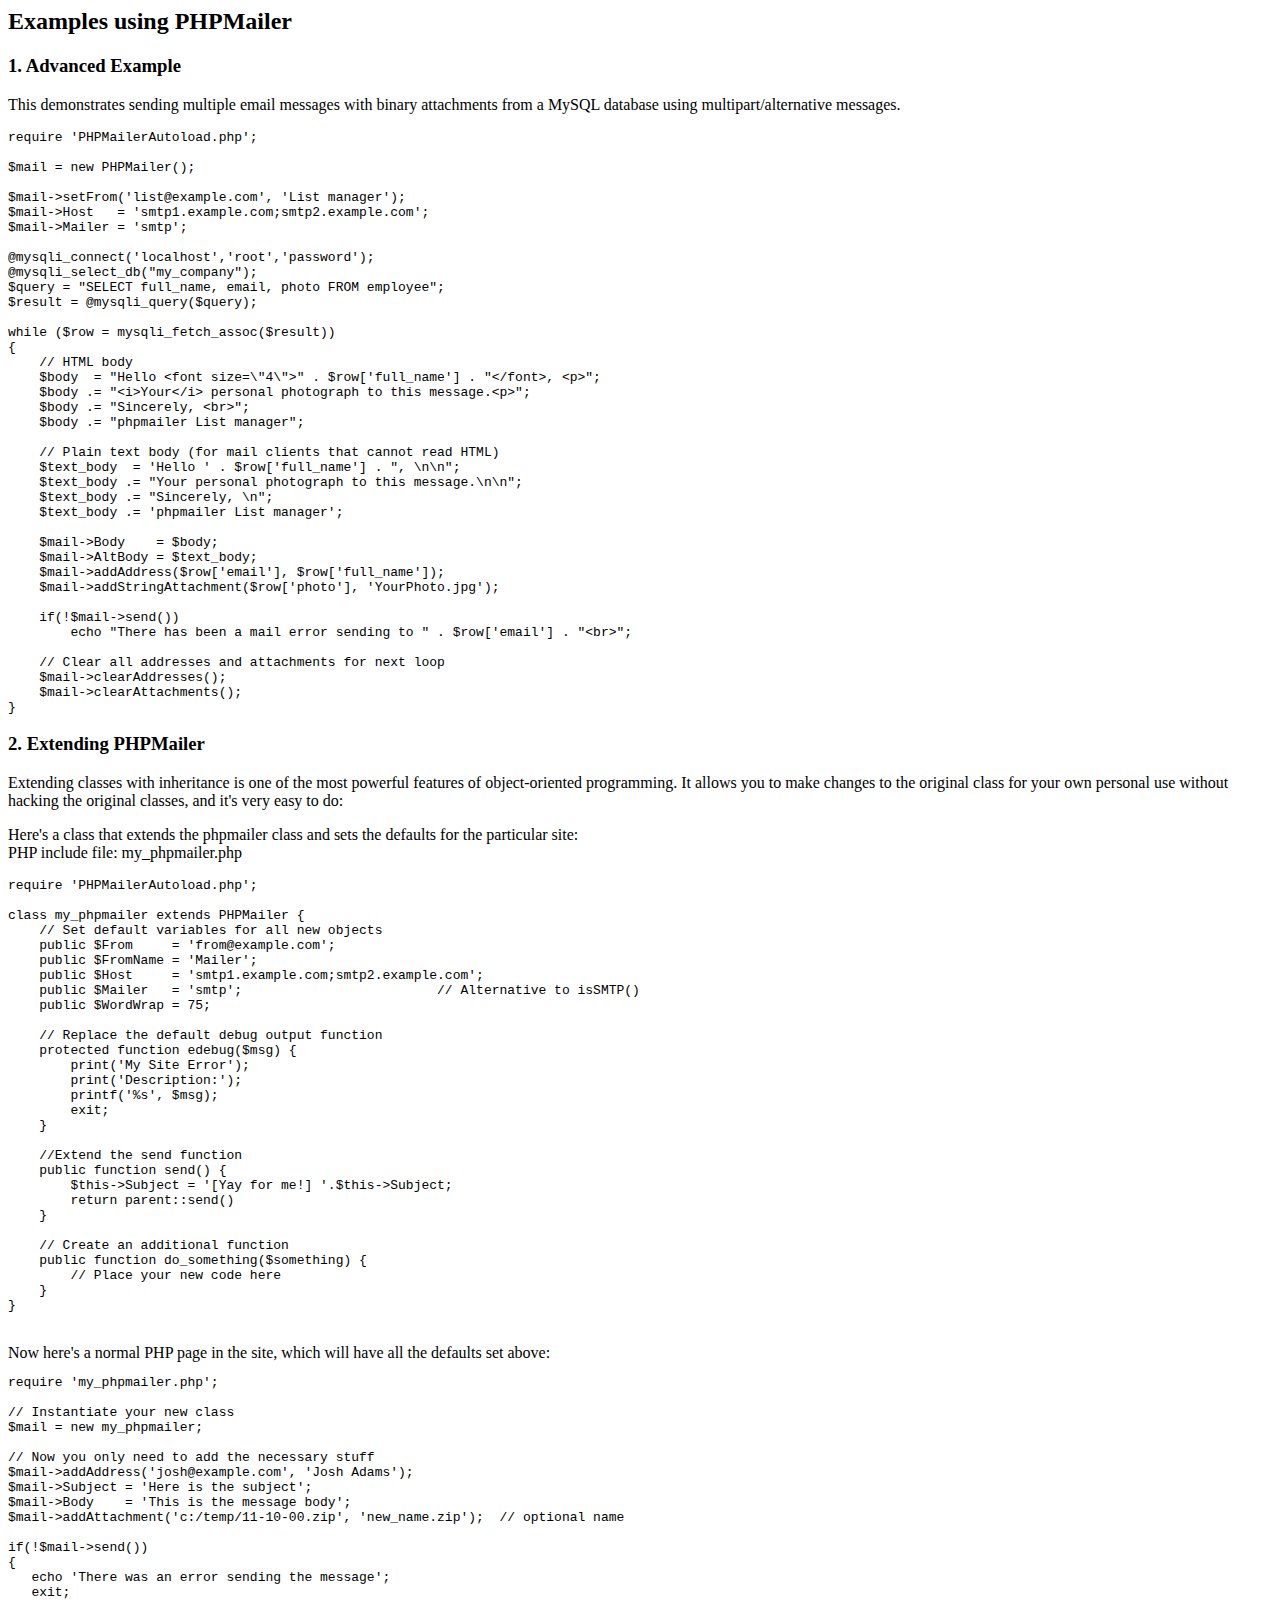
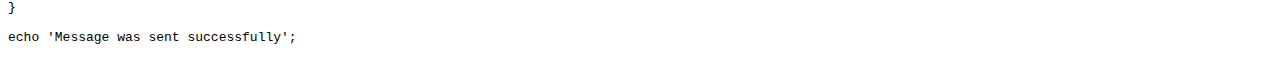
<file: public/vendor/phpmailer/phpmailer/docs/extending.html>
<html>
<head>
<title>Examples using phpmailer</title>
</head>

<body>

<h2>Examples using PHPMailer</h2>

<h3>1. Advanced Example</h3>
<p>

This demonstrates sending multiple email messages with binary attachments
from a MySQL database using multipart/alternative messages.<p>

<pre>
require 'PHPMailerAutoload.php';

$mail = new PHPMailer();

$mail->setFrom('list@example.com', 'List manager');
$mail->Host   = 'smtp1.example.com;smtp2.example.com';
$mail->Mailer = 'smtp';

@mysqli_connect('localhost','root','password');
@mysqli_select_db("my_company");
$query = "SELECT full_name, email, photo FROM employee";
$result = @mysqli_query($query);

while ($row = mysqli_fetch_assoc($result))
{
    // HTML body
    $body  = "Hello &lt;font size=\"4\"&gt;" . $row['full_name'] . "&lt;/font&gt;, &lt;p&gt;";
    $body .= "&lt;i&gt;Your&lt;/i&gt; personal photograph to this message.&lt;p&gt;";
    $body .= "Sincerely, &lt;br&gt;";
    $body .= "phpmailer List manager";

    // Plain text body (for mail clients that cannot read HTML)
    $text_body  = 'Hello ' . $row['full_name'] . ", \n\n";
    $text_body .= "Your personal photograph to this message.\n\n";
    $text_body .= "Sincerely, \n";
    $text_body .= 'phpmailer List manager';

    $mail->Body    = $body;
    $mail->AltBody = $text_body;
    $mail->addAddress($row['email'], $row['full_name']);
    $mail->addStringAttachment($row['photo'], 'YourPhoto.jpg');

    if(!$mail->send())
        echo "There has been a mail error sending to " . $row['email'] . "&lt;br&gt;";

    // Clear all addresses and attachments for next loop
    $mail->clearAddresses();
    $mail->clearAttachments();
}
</pre>
<p>

<h3>2. Extending PHPMailer</h3>
<p>

Extending classes with inheritance is one of the most
powerful features of object-oriented programming. It allows you to make changes to the
original class for your own personal use without hacking the original
classes, and it's very easy to do:

<p>
Here's a class that extends the phpmailer class and sets the defaults
for the particular site:<br>
PHP include file: my_phpmailer.php
<p>

<pre>
require 'PHPMailerAutoload.php';

class my_phpmailer extends PHPMailer {
    // Set default variables for all new objects
    public $From     = 'from@example.com';
    public $FromName = 'Mailer';
    public $Host     = 'smtp1.example.com;smtp2.example.com';
    public $Mailer   = 'smtp';                         // Alternative to isSMTP()
    public $WordWrap = 75;

    // Replace the default debug output function
    protected function edebug($msg) {
        print('My Site Error');
        print('Description:');
        printf('%s', $msg);
        exit;
    }

    //Extend the send function
    public function send() {
        $this->Subject = '[Yay for me!] '.$this->Subject;
        return parent::send()
    }

    // Create an additional function
    public function do_something($something) {
        // Place your new code here
    }
}
</pre>
<br>
Now here's a normal PHP page in the site, which will have all the defaults set above:<br>

<pre>
require 'my_phpmailer.php';

// Instantiate your new class
$mail = new my_phpmailer;

// Now you only need to add the necessary stuff
$mail->addAddress('josh@example.com', 'Josh Adams');
$mail->Subject = 'Here is the subject';
$mail->Body    = 'This is the message body';
$mail->addAttachment('c:/temp/11-10-00.zip', 'new_name.zip');  // optional name

if(!$mail->send())
{
   echo 'There was an error sending the message';
   exit;
}

echo 'Message was sent successfully';
</pre>
</body>
</html>
</file>
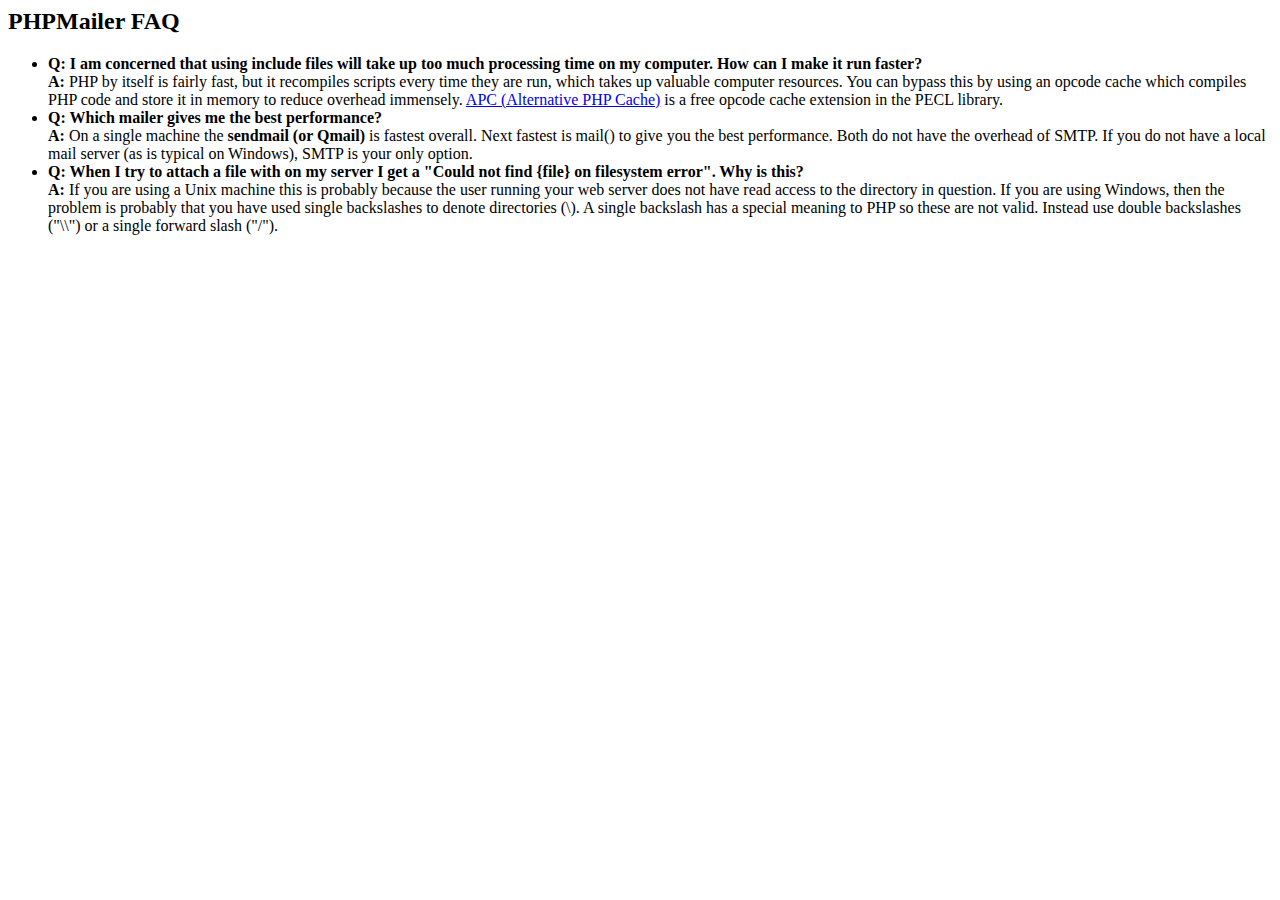
<file: public/vendor/phpmailer/phpmailer/docs/faq.html>
﻿<html>
<head>
<title>PHPMailer FAQ</title>
</head>
<body>
<h2>PHPMailer FAQ</h2>
<ul>
    <li><strong>Q: I am concerned that using include files will take up too much
    processing time on my computer. How can I make it run faster?</strong><br>
    <strong>A:</strong> PHP by itself is fairly fast, but it recompiles scripts every time they are run, which takes up valuable
    computer resources. You can bypass this by using an opcode cache which compiles
    PHP code and store it in memory to reduce overhead immensely. <a href="http://www.php.net/apc/">APC
    (Alternative PHP Cache)</a> is a free opcode cache extension in the PECL library.</li>
    <li><strong>Q: Which mailer gives me the best performance?</strong><br>
    <strong>A:</strong> On a single machine the <strong>sendmail (or Qmail)</strong> is fastest overall.
    Next fastest is mail() to give you the best performance. Both do not have the overhead of SMTP.
    If you do not have a local mail server (as is typical on Windows), SMTP is your only option.</li>
    <li><strong>Q: When I try to attach a file with on my server I get a
    "Could not find {file} on filesystem error". Why is this?</strong><br>
    <strong>A:</strong> If you are using a Unix machine this is probably because the user
    running your web server does not have read access to the directory in question. If you are using Windows,
    then the problem is probably that you have used single backslashes to denote directories (\).
    A single backslash has a special meaning to PHP so these are not
    valid. Instead use double backslashes ("\\") or a single forward
    slash ("/").</li>
</ul>
</body>
</html>
</file>
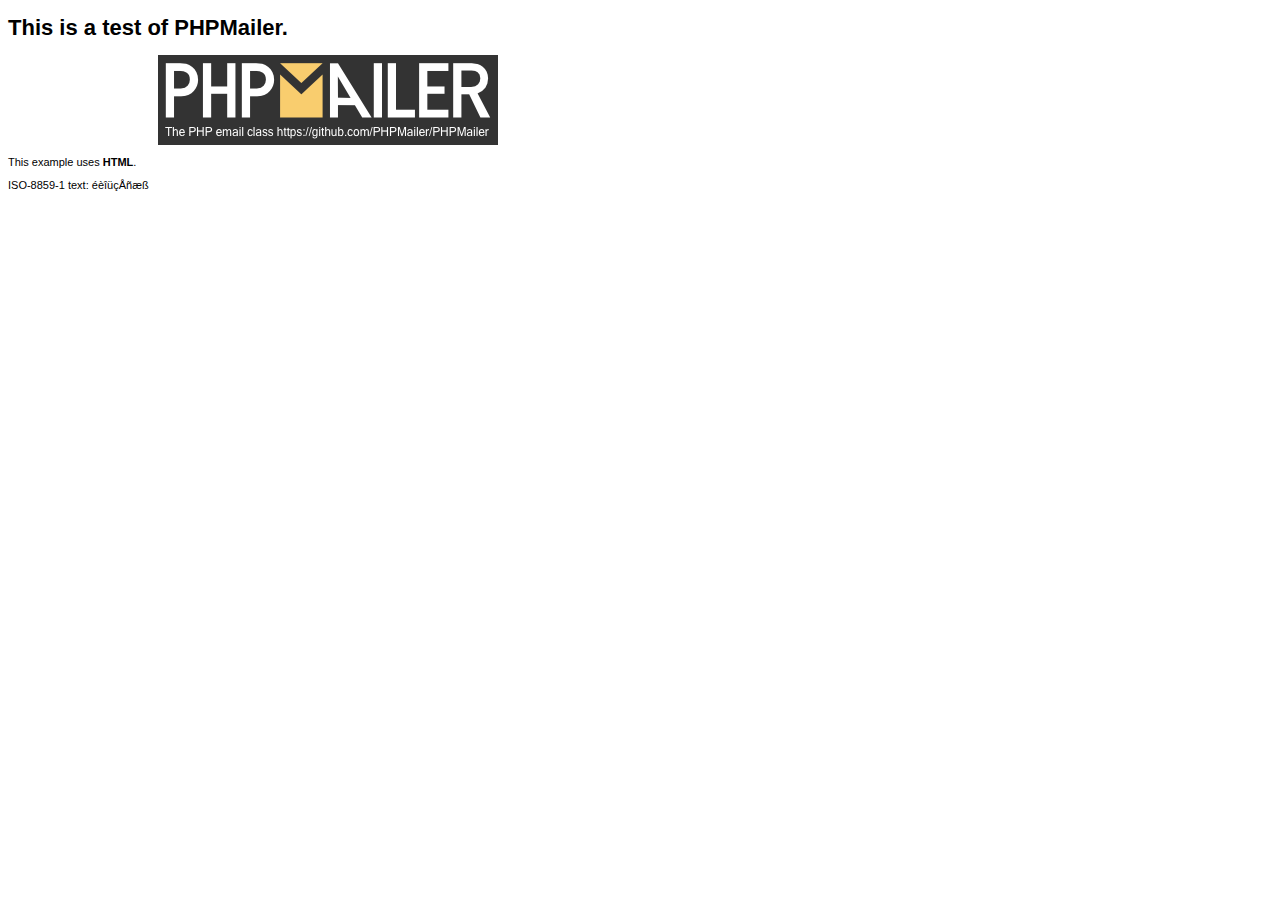
<file: public/vendor/phpmailer/phpmailer/examples/contents.html>
<!DOCTYPE HTML PUBLIC "-//W3C//DTD HTML 4.01 Transitional//EN" "http://www.w3.org/TR/html4/loose.dtd">
<html>
<head>
  <meta http-equiv="Content-Type" content="text/html; charset=iso-8859-1">
  <title>PHPMailer Test</title>
</head>
<body>
<div style="width: 640px; font-family: Arial, Helvetica, sans-serif; font-size: 11px;">
  <h1>This is a test of PHPMailer.</h1>
  <div align="center">
    <a href="https://github.com/PHPMailer/PHPMailer/"><img src="images/phpmailer.png" height="90" width="340" alt="PHPMailer rocks"></a>
  </div>
  <p>This example uses <strong>HTML</strong>.</p>
  <p>ISO-8859-1 text: ���������</p>
</div>
</body>
</html>
</file>
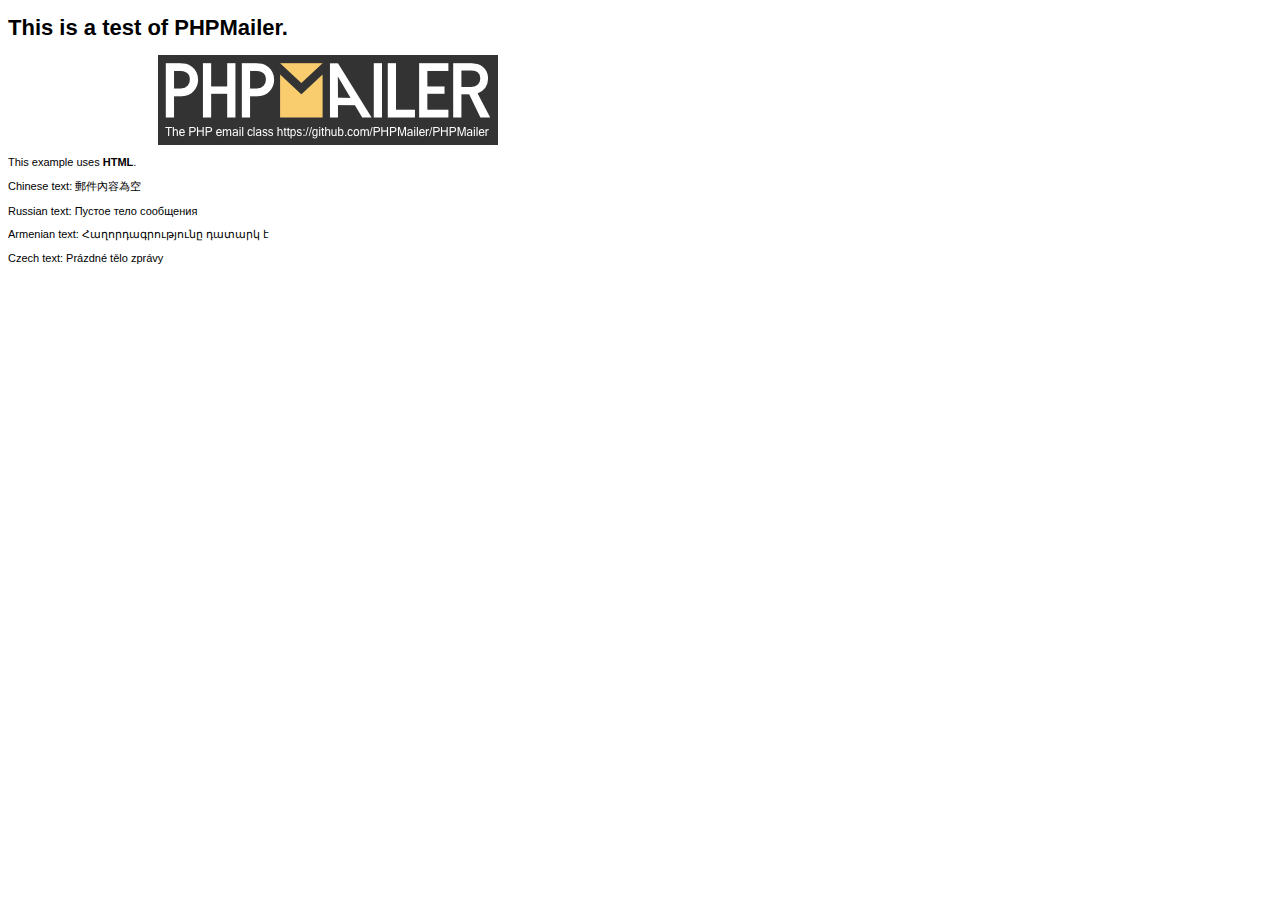
<file: public/vendor/phpmailer/phpmailer/examples/contentsutf8.html>
<!DOCTYPE HTML PUBLIC "-//W3C//DTD HTML 4.01 Transitional//EN" "http://www.w3.org/TR/html4/loose.dtd">
<html>
<head>
  <meta http-equiv="Content-Type" content="text/html; charset=utf-8">
  <title>PHPMailer Test</title>
</head>
<body>
<div style="width: 640px; font-family: Arial, Helvetica, sans-serif; font-size: 11px;">
  <h1>This is a test of PHPMailer.</h1>
  <div align="center">
    <a href="https://github.com/PHPMailer/PHPMailer/"><img src="images/phpmailer.png" height="90" width="340" alt="PHPMailer rocks"></a>
  </div>
  <p>This example uses <strong>HTML</strong>.</p>
  <p>Chinese text: 郵件內容為空</p>
  <p>Russian text: Пустое тело сообщения</p>
  <p>Armenian text: Հաղորդագրությունը դատարկ է</p>
  <p>Czech text: Prázdné tělo zprávy</p>
</div>
</body>
</html>
</file>
<file: public/css/main.min.css>
@charset "UTF-8";@font-face{font-family:Roboto;font-style:normal;font-weight:400;font-display:block;src:url(../fonts/Roboto-Regular.woff2) format("woff2")}@font-face{font-family:Roboto;font-style:normal;font-weight:500;font-display:block;src:url(../fonts/Roboto-Medium.woff2) format("woff2")}@font-face{font-family:Roboto;font-style:normal;font-weight:700;font-display:block;src:url(../fonts/Roboto-Bold.woff2) format("woff2")}@font-face{font-family:LifehackSans;font-style:normal;font-weight:400;font-display:block;src:url(../fonts/LifehackSans-Regular.woff2) format("woff2")}@font-face{font-family:LifehackSans;font-style:normal;font-weight:500;font-display:block;src:url(../fonts/LifehackSans-Medium.woff2) format("woff2")}@font-face{font-family:ChalkboardSE;font-style:normal;font-weight:700;font-display:block;src:url(../fonts/ChalkboardSE-Bold.woff2) format("woff2")}.icon{display:inline-block;width:1em;height:1em;fill:currentColor}.icon-basket{font-size:3.1rem;width:1.22581em}.icon-check{font-size:2.7rem;width:1em}.icon-inst{font-size:50rem;width:1em}:root{--blue:#007bff;--indigo:#6610f2;--purple:#6f42c1;--pink:#e83e8c;--red:#dc3545;--orange:#fd7e14;--yellow:#ffc107;--green:#28a745;--teal:#20c997;--cyan:#17a2b8;--white:#fff;--gray:#6c757d;--gray-dark:#343a40;--primary:#1d3751;--secondary:#6c757d;--success:#28a745;--info:#BCE4FC;--warning:#faefb1;--danger:#dc3545;--light:#e4c4c6;--dark:#343a40;--light2:#FDF3F3;--breakpoint-xs:0;--breakpoint-sm:576px;--breakpoint-md:768px;--breakpoint-lg:992px;--breakpoint-xl:1300px;--breakpoint-xxl:1550px;--font-family-sans-serif:"Roboto",-apple-system,BlinkMacSystemFont,"Segoe UI",Roboto,"Helvetica Neue",Arial,"Noto Sans",sans-serif,"Apple Color Emoji","Segoe UI Emoji","Segoe UI Symbol","Noto Color Emoji";--font-family-monospace:"LifehackSans",SFMono-Regular,Menlo,Monaco,Consolas,"Liberation Mono","Courier New",monospace}*,::after,::before{-webkit-box-sizing:border-box;box-sizing:border-box}html{font-family:sans-serif;line-height:1.15;-webkit-text-size-adjust:100%;-webkit-tap-highlight-color:transparent;-webkit-font-smoothing:antialiased;-webkit-overflow-scrolling:touch}article,aside,figcaption,figure,footer,header,hgroup,main,nav,section{display:block}body{margin:0;font-family:Roboto,-apple-system,BlinkMacSystemFont,"Segoe UI",Roboto,"Helvetica Neue",Arial,"Noto Sans",sans-serif,"Apple Color Emoji","Segoe UI Emoji","Segoe UI Symbol","Noto Color Emoji";font-weight:400;line-height:1.5;color:#000;text-align:left;background-color:#fff;min-width:320px;position:relative}[tabindex="-1"]:focus:not(:focus-visible){outline:0!important}hr{-webkit-box-sizing:content-box;box-sizing:content-box;height:0;overflow:visible}h1,h2,h3,h4,h5,h6{margin-top:0}dl,ol,p,ul{margin-top:0;margin-bottom:1rem}abbr[data-original-title],abbr[title]{text-decoration:underline;-webkit-text-decoration:underline dotted;text-decoration:underline dotted;cursor:help;border-bottom:0;-webkit-text-decoration-skip-ink:none;text-decoration-skip-ink:none}address{margin-bottom:1rem;font-style:normal;line-height:inherit}ol ol,ol ul,ul ol,ul ul{margin-bottom:0}dt{font-weight:700}dd{margin-bottom:.5rem;margin-left:0}blockquote,figure{margin:0 0 1rem}b,strong{font-weight:bolder}sub,sup{position:relative;font-size:75%;line-height:0;vertical-align:baseline}sub{bottom:-.25em}sup{top:-.5em}a{color:#1d3751;text-decoration:none;background-color:transparent}a:hover{color:#091119;text-decoration:underline}a:not([href]),a:not([href]):hover{color:inherit;text-decoration:none}code,kbd,pre,samp{font-family:LifehackSans,SFMono-Regular,Menlo,Monaco,Consolas,"Liberation Mono","Courier New",monospace;font-size:1em}pre{margin-top:0;margin-bottom:1rem;overflow:auto}img{vertical-align:middle;border-style:none}svg{overflow:hidden;vertical-align:middle}table{border-collapse:collapse}caption{padding-top:.75rem;padding-bottom:.75rem;color:#6c757d;text-align:left;caption-side:bottom}th{text-align:inherit}label{display:inline-block;margin-bottom:.5rem}button{border-radius:0}button:focus{outline:dotted 1px;outline:-webkit-focus-ring-color auto 5px}button,input,optgroup,select,textarea{margin:0;font-family:inherit;font-size:inherit;line-height:inherit}button,input{overflow:visible}button,select{text-transform:none}select{word-wrap:normal}[type=button],[type=reset],[type=submit],button{-webkit-appearance:button}[type=button]:not(:disabled),[type=reset]:not(:disabled),[type=submit]:not(:disabled),button:not(:disabled){cursor:pointer}[type=button]::-moz-focus-inner,[type=reset]::-moz-focus-inner,[type=submit]::-moz-focus-inner,button::-moz-focus-inner{padding:0;border-style:none}input[type=checkbox],input[type=radio]{-webkit-box-sizing:border-box;box-sizing:border-box;padding:0}input[type=date],input[type=datetime-local],input[type=month],input[type=time]{-webkit-appearance:listbox}textarea{overflow:auto;resize:vertical}fieldset{min-width:0;padding:0;margin:0;border:0}legend{display:block;width:100%;max-width:100%;padding:0;margin-bottom:.5rem;font-size:1.5rem;line-height:inherit;color:inherit;white-space:normal}progress{vertical-align:baseline}[type=number]::-webkit-inner-spin-button,[type=number]::-webkit-outer-spin-button{height:auto}[type=search]{outline-offset:-2px;-webkit-appearance:none}[type=search]::-webkit-search-decoration{-webkit-appearance:none}::-webkit-file-upload-button{font:inherit;-webkit-appearance:button}output{display:inline-block}summary{display:list-item;cursor:pointer}template{display:none}[hidden]{display:none!important}.h1,.h2,.h3,.h4,.h5,.h6,.section-title,h1,h2,h3,h4,h5,h6{margin-bottom:.5rem;font-weight:500;line-height:1.2}.h1,h1{font-size:4rem}.h2,.section-title,h2{font-size:2.66667rem}.h3,h3{font-size:1.75rem}.h4,h4{font-size:1.5rem}.h5,h5{font-size:1.25rem}.h6,h6{font-size:1rem}.lead{font-size:1.25rem;font-weight:300}.display-1{font-size:6rem;font-weight:300;line-height:1.2}.display-2{font-size:5.5rem;font-weight:300;line-height:1.2}.display-3{font-size:4.5rem;font-weight:300;line-height:1.2}.display-4{font-size:3.5rem;font-weight:300;line-height:1.2}hr{margin-top:1rem;margin-bottom:1rem;border:0;border-top:1px solid rgba(0,0,0,.1)}.small,small{font-size:80%;font-weight:400}.mark,mark{padding:.2em;background-color:#fcf8e3}.list-inline,.list-unstyled{padding-left:0;list-style:none}.list-inline-item{display:inline-block}.list-inline-item:not(:last-child){margin-right:.5rem}.initialism{font-size:90%;text-transform:uppercase}.blockquote{margin-bottom:1rem;font-size:1.25rem}.blockquote-footer{display:block;font-size:80%;color:#6c757d}.blockquote-footer::before{content:"\2014\00A0"}.container{width:100%;padding-right:15px;padding-left:15px;margin-right:auto;margin-left:auto;max-width:480px;max-width:480px}.container-fluid,.container-lg,.container-md,.container-sm,.container-xl,.container-xs,.container-xxl{width:100%;padding-right:15px;padding-left:15px;margin-right:auto;margin-left:auto}.row{display:-webkit-box;display:-ms-flexbox;display:flex;-ms-flex-wrap:wrap;flex-wrap:wrap;margin-right:-15px;margin-left:-15px}.no-gutters{margin-right:0;margin-left:0}.no-gutters>.col,.no-gutters>[class*=col-]{padding-right:0;padding-left:0}.col,.col-1,.col-10,.col-11,.col-12,.col-2,.col-3,.col-4,.col-5,.col-6,.col-7,.col-8,.col-9,.col-auto,.col-lg,.col-lg-1,.col-lg-10,.col-lg-11,.col-lg-12,.col-lg-2,.col-lg-3,.col-lg-4,.col-lg-5,.col-lg-6,.col-lg-7,.col-lg-8,.col-lg-9,.col-lg-auto,.col-md,.col-md-1,.col-md-10,.col-md-11,.col-md-12,.col-md-2,.col-md-3,.col-md-4,.col-md-5,.col-md-6,.col-md-7,.col-md-8,.col-md-9,.col-md-auto,.col-sm,.col-sm-1,.col-sm-10,.col-sm-11,.col-sm-12,.col-sm-2,.col-sm-3,.col-sm-4,.col-sm-5,.col-sm-6,.col-sm-7,.col-sm-8,.col-sm-9,.col-sm-auto,.col-xl,.col-xl-1,.col-xl-10,.col-xl-11,.col-xl-12,.col-xl-2,.col-xl-3,.col-xl-4,.col-xl-5,.col-xl-6,.col-xl-7,.col-xl-8,.col-xl-9,.col-xl-auto,.col-xxl,.col-xxl-1,.col-xxl-10,.col-xxl-11,.col-xxl-12,.col-xxl-2,.col-xxl-3,.col-xxl-4,.col-xxl-5,.col-xxl-6,.col-xxl-7,.col-xxl-8,.col-xxl-9,.col-xxl-auto{position:relative;width:100%;padding-right:15px;padding-left:15px}.col{-ms-flex-preferred-size:0;flex-basis:0;-webkit-box-flex:1;-ms-flex-positive:1;flex-grow:1;max-width:100%}.row-cols-1>*{-webkit-box-flex:0;-ms-flex:0 0 100%;flex:0 0 100%;max-width:100%}.row-cols-2>*{-webkit-box-flex:0;-ms-flex:0 0 50%;flex:0 0 50%;max-width:50%}.row-cols-3>*{-webkit-box-flex:0;-ms-flex:0 0 33.33333%;flex:0 0 33.33333%;max-width:33.33333%}.row-cols-4>*{-webkit-box-flex:0;-ms-flex:0 0 25%;flex:0 0 25%;max-width:25%}.row-cols-5>*{-webkit-box-flex:0;-ms-flex:0 0 20%;flex:0 0 20%;max-width:20%}.row-cols-6>*{-webkit-box-flex:0;-ms-flex:0 0 16.66667%;flex:0 0 16.66667%;max-width:16.66667%}.col-auto{-webkit-box-flex:0;-ms-flex:0 0 auto;flex:0 0 auto;width:auto;max-width:100%}.col-1{-webkit-box-flex:0;-ms-flex:0 0 8.33333%;flex:0 0 8.33333%;max-width:8.33333%}.col-2{-webkit-box-flex:0;-ms-flex:0 0 16.66667%;flex:0 0 16.66667%;max-width:16.66667%}.col-3{-webkit-box-flex:0;-ms-flex:0 0 25%;flex:0 0 25%;max-width:25%}.col-4{-webkit-box-flex:0;-ms-flex:0 0 33.33333%;flex:0 0 33.33333%;max-width:33.33333%}.col-5{-webkit-box-flex:0;-ms-flex:0 0 41.66667%;flex:0 0 41.66667%;max-width:41.66667%}.col-6{-webkit-box-flex:0;-ms-flex:0 0 50%;flex:0 0 50%;max-width:50%}.col-7{-webkit-box-flex:0;-ms-flex:0 0 58.33333%;flex:0 0 58.33333%;max-width:58.33333%}.col-8{-webkit-box-flex:0;-ms-flex:0 0 66.66667%;flex:0 0 66.66667%;max-width:66.66667%}.col-9{-webkit-box-flex:0;-ms-flex:0 0 75%;flex:0 0 75%;max-width:75%}.col-10{-webkit-box-flex:0;-ms-flex:0 0 83.33333%;flex:0 0 83.33333%;max-width:83.33333%}.col-11{-webkit-box-flex:0;-ms-flex:0 0 91.66667%;flex:0 0 91.66667%;max-width:91.66667%}.col-12{-webkit-box-flex:0;-ms-flex:0 0 100%;flex:0 0 100%;max-width:100%}.order-first{-webkit-box-ordinal-group:0;-ms-flex-order:-1;order:-1}.order-last{-webkit-box-ordinal-group:14;-ms-flex-order:13;order:13}.order-0{-webkit-box-ordinal-group:1;-ms-flex-order:0;order:0}.order-1{-webkit-box-ordinal-group:2;-ms-flex-order:1;order:1}.order-2{-webkit-box-ordinal-group:3;-ms-flex-order:2;order:2}.order-3{-webkit-box-ordinal-group:4;-ms-flex-order:3;order:3}.order-4{-webkit-box-ordinal-group:5;-ms-flex-order:4;order:4}.order-5{-webkit-box-ordinal-group:6;-ms-flex-order:5;order:5}.order-6{-webkit-box-ordinal-group:7;-ms-flex-order:6;order:6}.order-7{-webkit-box-ordinal-group:8;-ms-flex-order:7;order:7}.order-8{-webkit-box-ordinal-group:9;-ms-flex-order:8;order:8}.order-9{-webkit-box-ordinal-group:10;-ms-flex-order:9;order:9}.order-10{-webkit-box-ordinal-group:11;-ms-flex-order:10;order:10}.order-11{-webkit-box-ordinal-group:12;-ms-flex-order:11;order:11}.order-12{-webkit-box-ordinal-group:13;-ms-flex-order:12;order:12}.offset-1{margin-left:8.33333%}.offset-2{margin-left:16.66667%}.offset-3{margin-left:25%}.offset-4{margin-left:33.33333%}.offset-5{margin-left:41.66667%}.offset-6{margin-left:50%}.offset-7{margin-left:58.33333%}.offset-8{margin-left:66.66667%}.offset-9{margin-left:75%}.offset-10{margin-left:83.33333%}.offset-11{margin-left:91.66667%}.form-control{display:block;width:100%;height:calc(1.5em + .75rem + 2px);padding:.375rem .75rem;font-size:1rem;font-weight:400;line-height:1.5;color:#495057;background-color:#fff;background-clip:padding-box;border:1px solid #ced4da;border-radius:.25rem;-webkit-transition:border-color .15s ease-in-out,-webkit-box-shadow .15s ease-in-out;transition:border-color .15s ease-in-out,box-shadow .15s ease-in-out,-webkit-box-shadow .15s ease-in-out;-o-transition:border-color .15s ease-in-out,box-shadow .15s ease-in-out}.form-control::-ms-expand{background-color:transparent;border:0}.form-control:-moz-focusring{color:transparent;text-shadow:0 0 0 #495057}.form-control:focus{color:#495057;background-color:#fff;border-color:#3f77af;outline:0;-webkit-box-shadow:0 0 0 .2rem rgba(29,55,81,.25);box-shadow:0 0 0 .2rem rgba(29,55,81,.25)}.form-control::-webkit-input-placeholder{color:#6c757d;opacity:1}.form-control::-moz-placeholder{color:#6c757d;opacity:1}.form-control:-ms-input-placeholder{color:#6c757d;opacity:1}.form-control::-ms-input-placeholder{color:#6c757d;opacity:1}.form-control::placeholder{color:#6c757d;opacity:1}.form-control:disabled,.form-control[readonly]{background-color:#e9ecef;opacity:1}select.form-control:focus::-ms-value{color:#495057;background-color:#fff}.form-control-file,.form-control-range{display:block;width:100%}.col-form-label{padding-top:calc(.375rem + 1px);padding-bottom:calc(.375rem + 1px);margin-bottom:0;font-size:inherit;line-height:1.5}.col-form-label-lg{padding-top:calc(.5rem + 1px);padding-bottom:calc(.5rem + 1px);font-size:1.25rem;line-height:1.5}.col-form-label-sm{padding-top:calc(.25rem + 1px);padding-bottom:calc(.25rem + 1px);font-size:.875rem;line-height:1.5}.form-control-plaintext{display:block;width:100%;padding:.375rem 0;margin-bottom:0;font-size:1rem;line-height:1.5;color:#000;background-color:transparent;border:solid transparent;border-width:1px 0}.form-control-plaintext.form-control-lg,.form-control-plaintext.form-control-sm{padding-right:0;padding-left:0}.form-control-sm{height:calc(1.5em + .5rem + 2px);padding:.25rem .5rem;font-size:.875rem;line-height:1.5;border-radius:.2rem}.form-control-lg{height:calc(1.5em + 1rem + 2px);padding:.5rem 1rem;font-size:1.25rem;line-height:1.5;border-radius:.3rem}select.form-control[multiple],select.form-control[size],textarea.form-control{height:auto}.form-group{margin-bottom:1rem}.form-text{display:block;margin-top:.25rem}.form-row{display:-webkit-box;display:-ms-flexbox;display:flex;-ms-flex-wrap:wrap;flex-wrap:wrap;margin-right:-5px;margin-left:-5px}.form-row>.col,.form-row>[class*=col-]{padding-right:5px;padding-left:5px}.form-check{position:relative;display:block;padding-left:1.25rem}.form-check-input{position:absolute;margin-top:.3rem;margin-left:-1.25rem}.form-check-input:disabled~.form-check-label,.form-check-input[disabled]~.form-check-label{color:#6c757d}.form-check-label{margin-bottom:0}.form-check-inline{display:-webkit-inline-box;display:-ms-inline-flexbox;display:inline-flex;-webkit-box-align:center;-ms-flex-align:center;align-items:center;padding-left:0;margin-right:.75rem}.form-check-inline .form-check-input{position:static;margin-top:0;margin-right:.3125rem;margin-left:0}.valid-feedback{display:none;width:100%;margin-top:.25rem;font-size:80%;color:#28a745}.valid-tooltip{position:absolute;top:100%;z-index:5;display:none;max-width:100%;padding:.25rem .5rem;margin-top:.1rem;font-size:.875rem;line-height:1.5;color:#fff;background-color:rgba(40,167,69,.9);border-radius:.25rem}.is-valid~.valid-feedback,.is-valid~.valid-tooltip,.was-validated :valid~.valid-feedback,.was-validated :valid~.valid-tooltip{display:block}.form-control.is-valid,.was-validated .form-control:valid{border-color:#28a745;padding-right:calc(1.5em + .75rem);background-image:url("data:image/svg+xml,%3csvg xmlns='http://www.w3.org/2000/svg' width='8' height='8' viewBox='0 0 8 8'%3e%3cpath fill='%2328a745' d='M2.3 6.73L.6 4.53c-.4-1.04.46-1.4 1.1-.8l1.1 1.4 3.4-3.8c.6-.63 1.6-.27 1.2.7l-4 4.6c-.43.5-.8.4-1.1.1z'/%3e%3c/svg%3e");background-repeat:no-repeat;background-position:right calc(.375em + .1875rem) center;background-size:calc(.75em + .375rem) calc(.75em + .375rem)}.form-control.is-valid:focus,.was-validated .form-control:valid:focus{border-color:#28a745;-webkit-box-shadow:0 0 0 .2rem rgba(40,167,69,.25);box-shadow:0 0 0 .2rem rgba(40,167,69,.25)}.was-validated textarea.form-control:valid,textarea.form-control.is-valid{padding-right:calc(1.5em + .75rem);background-position:top calc(.375em + .1875rem) right calc(.375em + .1875rem)}.custom-select.is-valid,.was-validated .custom-select:valid{border-color:#28a745;padding-right:calc((1em + .75rem) * 3 / 4 + 1.75rem);background:str-replace(url("data:image/svg+xml,%3csvg xmlns='http://www.w3.org/2000/svg' viewBox='0 0 4 5'%3e%3cpath fill='#343a40' d='M2 0L0 2h4zm0 5L0 3h4z'/%3e%3c/svg%3e"), "#", "%23") right .75rem center/8px 10px no-repeat,url("data:image/svg+xml,%3csvg xmlns='http://www.w3.org/2000/svg' width='8' height='8' viewBox='0 0 8 8'%3e%3cpath fill='%2328a745' d='M2.3 6.73L.6 4.53c-.4-1.04.46-1.4 1.1-.8l1.1 1.4 3.4-3.8c.6-.63 1.6-.27 1.2.7l-4 4.6c-.43.5-.8.4-1.1.1z'/%3e%3c/svg%3e") center right 1.75rem/calc(.75em + .375rem) calc(.75em + .375rem) no-repeat #fff}.custom-select.is-valid:focus,.was-validated .custom-select:valid:focus{border-color:#28a745;-webkit-box-shadow:0 0 0 .2rem rgba(40,167,69,.25);box-shadow:0 0 0 .2rem rgba(40,167,69,.25)}.form-check-input.is-valid~.form-check-label,.was-validated .form-check-input:valid~.form-check-label{color:#28a745}.form-check-input.is-valid~.valid-feedback,.form-check-input.is-valid~.valid-tooltip,.was-validated .form-check-input:valid~.valid-feedback,.was-validated .form-check-input:valid~.valid-tooltip{display:block}.custom-control-input.is-valid~.custom-control-label,.was-validated .custom-control-input:valid~.custom-control-label{color:#28a745}.custom-control-input.is-valid~.custom-control-label::before,.was-validated .custom-control-input:valid~.custom-control-label::before{border-color:#28a745}.custom-control-input.is-valid:checked~.custom-control-label::before,.was-validated .custom-control-input:valid:checked~.custom-control-label::before{border-color:#34ce57;background-color:#34ce57}.custom-control-input.is-valid:focus~.custom-control-label::before,.was-validated .custom-control-input:valid:focus~.custom-control-label::before{-webkit-box-shadow:0 0 0 .2rem rgba(40,167,69,.25);box-shadow:0 0 0 .2rem rgba(40,167,69,.25)}.custom-control-input.is-valid:focus:not(:checked)~.custom-control-label::before,.was-validated .custom-control-input:valid:focus:not(:checked)~.custom-control-label::before{border-color:#28a745}.custom-file-input.is-valid~.custom-file-label,.was-validated .custom-file-input:valid~.custom-file-label{border-color:#28a745}.custom-file-input.is-valid:focus~.custom-file-label,.was-validated .custom-file-input:valid:focus~.custom-file-label{border-color:#28a745;-webkit-box-shadow:0 0 0 .2rem rgba(40,167,69,.25);box-shadow:0 0 0 .2rem rgba(40,167,69,.25)}.invalid-feedback{display:none;width:100%;margin-top:.25rem;font-size:80%;color:#dc3545}.invalid-tooltip{position:absolute;top:100%;z-index:5;display:none;max-width:100%;padding:.25rem .5rem;margin-top:.1rem;font-size:.875rem;line-height:1.5;color:#fff;background-color:rgba(220,53,69,.9);border-radius:.25rem}.is-invalid~.invalid-feedback,.is-invalid~.invalid-tooltip,.was-validated :invalid~.invalid-feedback,.was-validated :invalid~.invalid-tooltip{display:block}.form-control.is-invalid,.was-validated .form-control:invalid{border-color:#dc3545;padding-right:calc(1.5em + .75rem);background-image:url("data:image/svg+xml,%3csvg xmlns='http://www.w3.org/2000/svg' width='12' height='12' fill='none' stroke='%23dc3545' viewBox='0 0 12 12'%3e%3ccircle cx='6' cy='6' r='4.5'/%3e%3cpath stroke-linejoin='round' d='M5.8 3.6h.4L6 6.5z'/%3e%3ccircle cx='6' cy='8.2' r='.6' fill='%23dc3545' stroke='none'/%3e%3c/svg%3e");background-repeat:no-repeat;background-position:right calc(.375em + .1875rem) center;background-size:calc(.75em + .375rem) calc(.75em + .375rem)}.form-control.is-invalid:focus,.was-validated .form-control:invalid:focus{border-color:#dc3545;-webkit-box-shadow:0 0 0 .2rem rgba(220,53,69,.25);box-shadow:0 0 0 .2rem rgba(220,53,69,.25)}.was-validated textarea.form-control:invalid,textarea.form-control.is-invalid{padding-right:calc(1.5em + .75rem);background-position:top calc(.375em + .1875rem) right calc(.375em + .1875rem)}.custom-select.is-invalid,.was-validated .custom-select:invalid{border-color:#dc3545;padding-right:calc((1em + .75rem) * 3 / 4 + 1.75rem);background:str-replace(url("data:image/svg+xml,%3csvg xmlns='http://www.w3.org/2000/svg' viewBox='0 0 4 5'%3e%3cpath fill='#343a40' d='M2 0L0 2h4zm0 5L0 3h4z'/%3e%3c/svg%3e"), "#", "%23") right .75rem center/8px 10px no-repeat,url("data:image/svg+xml,%3csvg xmlns='http://www.w3.org/2000/svg' width='12' height='12' fill='none' stroke='%23dc3545' viewBox='0 0 12 12'%3e%3ccircle cx='6' cy='6' r='4.5'/%3e%3cpath stroke-linejoin='round' d='M5.8 3.6h.4L6 6.5z'/%3e%3ccircle cx='6' cy='8.2' r='.6' fill='%23dc3545' stroke='none'/%3e%3c/svg%3e") center right 1.75rem/calc(.75em + .375rem) calc(.75em + .375rem) no-repeat #fff}.custom-select.is-invalid:focus,.was-validated .custom-select:invalid:focus{border-color:#dc3545;-webkit-box-shadow:0 0 0 .2rem rgba(220,53,69,.25);box-shadow:0 0 0 .2rem rgba(220,53,69,.25)}.form-check-input.is-invalid~.form-check-label,.was-validated .form-check-input:invalid~.form-check-label{color:#dc3545}.form-check-input.is-invalid~.invalid-feedback,.form-check-input.is-invalid~.invalid-tooltip,.was-validated .form-check-input:invalid~.invalid-feedback,.was-validated .form-check-input:invalid~.invalid-tooltip{display:block}.custom-control-input.is-invalid~.custom-control-label,.was-validated .custom-control-input:invalid~.custom-control-label{color:#dc3545}.custom-control-input.is-invalid~.custom-control-label::before,.was-validated .custom-control-input:invalid~.custom-control-label::before{border-color:#dc3545}.custom-control-input.is-invalid:checked~.custom-control-label::before,.was-validated .custom-control-input:invalid:checked~.custom-control-label::before{border-color:#e4606d;background-color:#e4606d}.custom-control-input.is-invalid:focus~.custom-control-label::before,.was-validated .custom-control-input:invalid:focus~.custom-control-label::before{-webkit-box-shadow:0 0 0 .2rem rgba(220,53,69,.25);box-shadow:0 0 0 .2rem rgba(220,53,69,.25)}.custom-control-input.is-invalid:focus:not(:checked)~.custom-control-label::before,.was-validated .custom-control-input:invalid:focus:not(:checked)~.custom-control-label::before{border-color:#dc3545}.custom-file-input.is-invalid~.custom-file-label,.was-validated .custom-file-input:invalid~.custom-file-label{border-color:#dc3545}.custom-file-input.is-invalid:focus~.custom-file-label,.was-validated .custom-file-input:invalid:focus~.custom-file-label{border-color:#dc3545;-webkit-box-shadow:0 0 0 .2rem rgba(220,53,69,.25);box-shadow:0 0 0 .2rem rgba(220,53,69,.25)}.form-inline{display:-webkit-box;display:-ms-flexbox;display:flex;-webkit-box-orient:horizontal;-webkit-box-direction:normal;-ms-flex-flow:row wrap;flex-flow:row wrap;-webkit-box-align:center;-ms-flex-align:center;align-items:center}.form-inline .form-check{width:100%}.btn{display:inline-block;font-weight:400;color:#000;text-align:center;vertical-align:middle;cursor:pointer;-webkit-user-select:none;-moz-user-select:none;-ms-user-select:none;user-select:none;background-color:transparent;border:1px solid transparent;font-size:1rem;line-height:1.5;-webkit-transition:color .15s ease-in-out,background-color .15s ease-in-out,border-color .15s ease-in-out,-webkit-box-shadow .15s ease-in-out;transition:color .15s ease-in-out,background-color .15s ease-in-out,border-color .15s ease-in-out,box-shadow .15s ease-in-out,-webkit-box-shadow .15s ease-in-out;-o-transition:color .15s ease-in-out,background-color .15s ease-in-out,border-color .15s ease-in-out,box-shadow .15s ease-in-out}.btn:hover{color:#000;text-decoration:none}.btn.focus,.btn:focus{outline:0;-webkit-box-shadow:0 0 0 .2rem rgba(29,55,81,.25);box-shadow:0 0 0 .2rem rgba(29,55,81,.25)}.btn.disabled,.btn:disabled{opacity:.65}a.btn.disabled,fieldset:disabled a.btn{pointer-events:none}.btn-primary{color:#fff;background-color:#1d3751;border-color:#1d3751}.btn-primary:hover{color:#fff;background-color:#132435;border-color:#101e2b}.btn-primary.focus,.btn-primary:focus{color:#fff;background-color:#132435;border-color:#101e2b;-webkit-box-shadow:0 0 0 .2rem rgba(63,85,107,.5);box-shadow:0 0 0 .2rem rgba(63,85,107,.5)}.btn-primary.disabled,.btn-primary:disabled{color:#fff;background-color:#1d3751;border-color:#1d3751}.btn-primary:not(:disabled):not(.disabled).active,.btn-primary:not(:disabled):not(.disabled):active,.show>.btn-primary.dropdown-toggle{color:#fff;background-color:#101e2b;border-color:#0c1722}.btn-primary:not(:disabled):not(.disabled).active:focus,.btn-primary:not(:disabled):not(.disabled):active:focus,.show>.btn-primary.dropdown-toggle:focus{-webkit-box-shadow:0 0 0 .2rem rgba(63,85,107,.5);box-shadow:0 0 0 .2rem rgba(63,85,107,.5)}.btn-secondary{color:#fff;background-color:#6c757d;border-color:#6c757d}.btn-secondary:hover{color:#fff;background-color:#5a6268;border-color:#545b62}.btn-secondary.focus,.btn-secondary:focus{color:#fff;background-color:#5a6268;border-color:#545b62;-webkit-box-shadow:0 0 0 .2rem rgba(130,138,145,.5);box-shadow:0 0 0 .2rem rgba(130,138,145,.5)}.btn-secondary.disabled,.btn-secondary:disabled{color:#fff;background-color:#6c757d;border-color:#6c757d}.btn-secondary:not(:disabled):not(.disabled).active,.btn-secondary:not(:disabled):not(.disabled):active,.show>.btn-secondary.dropdown-toggle{color:#fff;background-color:#545b62;border-color:#4e555b}.btn-secondary:not(:disabled):not(.disabled).active:focus,.btn-secondary:not(:disabled):not(.disabled):active:focus,.show>.btn-secondary.dropdown-toggle:focus{-webkit-box-shadow:0 0 0 .2rem rgba(130,138,145,.5);box-shadow:0 0 0 .2rem rgba(130,138,145,.5)}.btn-success{color:#fff;background-color:#28a745;border-color:#28a745}.btn-success:hover{color:#fff;background-color:#218838;border-color:#1e7e34}.btn-success.focus,.btn-success:focus{color:#fff;background-color:#218838;border-color:#1e7e34;-webkit-box-shadow:0 0 0 .2rem rgba(72,180,97,.5);box-shadow:0 0 0 .2rem rgba(72,180,97,.5)}.btn-success.disabled,.btn-success:disabled{color:#fff;background-color:#28a745;border-color:#28a745}.btn-success:not(:disabled):not(.disabled).active,.btn-success:not(:disabled):not(.disabled):active,.show>.btn-success.dropdown-toggle{color:#fff;background-color:#1e7e34;border-color:#1c7430}.btn-success:not(:disabled):not(.disabled).active:focus,.btn-success:not(:disabled):not(.disabled):active:focus,.show>.btn-success.dropdown-toggle:focus{-webkit-box-shadow:0 0 0 .2rem rgba(72,180,97,.5);box-shadow:0 0 0 .2rem rgba(72,180,97,.5)}.btn-info{color:#212529;background-color:#bce4fc;border-color:#bce4fc}.btn-info:hover{color:#212529;background-color:#97d5fa;border-color:#8bd0fa}.btn-info.focus,.btn-info:focus{color:#212529;background-color:#97d5fa;border-color:#8bd0fa;-webkit-box-shadow:0 0 0 .2rem rgba(165,199,220,.5);box-shadow:0 0 0 .2rem rgba(165,199,220,.5)}.btn-info.disabled,.btn-info:disabled{color:#212529;background-color:#bce4fc;border-color:#bce4fc}.btn-info:not(:disabled):not(.disabled).active,.btn-info:not(:disabled):not(.disabled):active,.show>.btn-info.dropdown-toggle{color:#212529;background-color:#8bd0fa;border-color:#7fcbf9}.btn-info:not(:disabled):not(.disabled).active:focus,.btn-info:not(:disabled):not(.disabled):active:focus,.show>.btn-info.dropdown-toggle:focus{-webkit-box-shadow:0 0 0 .2rem rgba(165,199,220,.5);box-shadow:0 0 0 .2rem rgba(165,199,220,.5)}.btn-warning{color:#212529;background-color:#faefb1;border-color:#faefb1}.btn-warning:hover{color:#212529;background-color:#f8e88d;border-color:#f7e581}.btn-warning.focus,.btn-warning:focus{color:#212529;background-color:#f8e88d;border-color:#f7e581;-webkit-box-shadow:0 0 0 .2rem rgba(217,209,157,.5);box-shadow:0 0 0 .2rem rgba(217,209,157,.5)}.btn-warning.disabled,.btn-warning:disabled{color:#212529;background-color:#faefb1;border-color:#faefb1}.btn-warning:not(:disabled):not(.disabled).active,.btn-warning:not(:disabled):not(.disabled):active,.show>.btn-warning.dropdown-toggle{color:#212529;background-color:#f7e581;border-color:#f6e375}.btn-warning:not(:disabled):not(.disabled).active:focus,.btn-warning:not(:disabled):not(.disabled):active:focus,.show>.btn-warning.dropdown-toggle:focus{-webkit-box-shadow:0 0 0 .2rem rgba(217,209,157,.5);box-shadow:0 0 0 .2rem rgba(217,209,157,.5)}.btn-danger{color:#fff;background-color:#dc3545;border-color:#dc3545}.btn-danger:hover{color:#fff;background-color:#c82333;border-color:#bd2130}.btn-danger.focus,.btn-danger:focus{color:#fff;background-color:#c82333;border-color:#bd2130;-webkit-box-shadow:0 0 0 .2rem rgba(225,83,97,.5);box-shadow:0 0 0 .2rem rgba(225,83,97,.5)}.btn-danger.disabled,.btn-danger:disabled{color:#fff;background-color:#dc3545;border-color:#dc3545}.btn-danger:not(:disabled):not(.disabled).active,.btn-danger:not(:disabled):not(.disabled):active,.show>.btn-danger.dropdown-toggle{color:#fff;background-color:#bd2130;border-color:#b21f2d}.btn-danger:not(:disabled):not(.disabled).active:focus,.btn-danger:not(:disabled):not(.disabled):active:focus,.show>.btn-danger.dropdown-toggle:focus{-webkit-box-shadow:0 0 0 .2rem rgba(225,83,97,.5);box-shadow:0 0 0 .2rem rgba(225,83,97,.5)}.btn-light{color:#212529;background-color:#e4c4c6;border-color:#e4c4c6}.btn-light:hover{color:#212529;background-color:#d8aaad;border-color:#d4a1a4}.btn-light.focus,.btn-light:focus{color:#212529;background-color:#d8aaad;border-color:#d4a1a4;-webkit-box-shadow:0 0 0 .2rem rgba(199,172,174,.5);box-shadow:0 0 0 .2rem rgba(199,172,174,.5)}.btn-light.disabled,.btn-light:disabled{color:#212529;background-color:#e4c4c6;border-color:#e4c4c6}.btn-light:not(:disabled):not(.disabled).active,.btn-light:not(:disabled):not(.disabled):active,.show>.btn-light.dropdown-toggle{color:#212529;background-color:#d4a1a4;border-color:#d0989c}.btn-light:not(:disabled):not(.disabled).active:focus,.btn-light:not(:disabled):not(.disabled):active:focus,.show>.btn-light.dropdown-toggle:focus{-webkit-box-shadow:0 0 0 .2rem rgba(199,172,174,.5);box-shadow:0 0 0 .2rem rgba(199,172,174,.5)}.btn-dark{color:#fff;background-color:#343a40;border-color:#343a40}.btn-dark:hover{color:#fff;background-color:#23272b;border-color:#1d2124}.btn-dark.focus,.btn-dark:focus{color:#fff;background-color:#23272b;border-color:#1d2124;-webkit-box-shadow:0 0 0 .2rem rgba(82,88,93,.5);box-shadow:0 0 0 .2rem rgba(82,88,93,.5)}.btn-dark.disabled,.btn-dark:disabled{color:#fff;background-color:#343a40;border-color:#343a40}.btn-dark:not(:disabled):not(.disabled).active,.btn-dark:not(:disabled):not(.disabled):active,.show>.btn-dark.dropdown-toggle{color:#fff;background-color:#1d2124;border-color:#171a1d}.btn-dark:not(:disabled):not(.disabled).active:focus,.btn-dark:not(:disabled):not(.disabled):active:focus,.show>.btn-dark.dropdown-toggle:focus{-webkit-box-shadow:0 0 0 .2rem rgba(82,88,93,.5);box-shadow:0 0 0 .2rem rgba(82,88,93,.5)}.btn-light2{color:#212529;background-color:#fdf3f3;border-color:#fdf3f3}.btn-light2:hover{color:#212529;background-color:#f8d2d2;border-color:#f6c7c7}.btn-light2.focus,.btn-light2:focus{color:#212529;background-color:#f8d2d2;border-color:#f6c7c7;-webkit-box-shadow:0 0 0 .2rem rgba(220,212,213,.5);box-shadow:0 0 0 .2rem rgba(220,212,213,.5)}.btn-light2.disabled,.btn-light2:disabled{color:#212529;background-color:#fdf3f3;border-color:#fdf3f3}.btn-light2:not(:disabled):not(.disabled).active,.btn-light2:not(:disabled):not(.disabled):active,.show>.btn-light2.dropdown-toggle{color:#212529;background-color:#f6c7c7;border-color:#f4bcbc}.btn-light2:not(:disabled):not(.disabled).active:focus,.btn-light2:not(:disabled):not(.disabled):active:focus,.show>.btn-light2.dropdown-toggle:focus{-webkit-box-shadow:0 0 0 .2rem rgba(220,212,213,.5);box-shadow:0 0 0 .2rem rgba(220,212,213,.5)}.btn-outline-primary{color:#1d3751;border-color:#1d3751}.btn-outline-primary:hover{color:#fff;background-color:#1d3751;border-color:#1d3751}.btn-outline-primary.focus,.btn-outline-primary:focus{-webkit-box-shadow:0 0 0 .2rem rgba(29,55,81,.5);box-shadow:0 0 0 .2rem rgba(29,55,81,.5)}.btn-outline-primary.disabled,.btn-outline-primary:disabled{color:#1d3751;background-color:transparent}.btn-outline-primary:not(:disabled):not(.disabled).active,.btn-outline-primary:not(:disabled):not(.disabled):active,.show>.btn-outline-primary.dropdown-toggle{color:#fff;background-color:#1d3751;border-color:#1d3751}.btn-outline-primary:not(:disabled):not(.disabled).active:focus,.btn-outline-primary:not(:disabled):not(.disabled):active:focus,.show>.btn-outline-primary.dropdown-toggle:focus{-webkit-box-shadow:0 0 0 .2rem rgba(29,55,81,.5);box-shadow:0 0 0 .2rem rgba(29,55,81,.5)}.btn-outline-secondary{color:#6c757d;border-color:#6c757d}.btn-outline-secondary:hover{color:#fff;background-color:#6c757d;border-color:#6c757d}.btn-outline-secondary.focus,.btn-outline-secondary:focus{-webkit-box-shadow:0 0 0 .2rem rgba(108,117,125,.5);box-shadow:0 0 0 .2rem rgba(108,117,125,.5)}.btn-outline-secondary.disabled,.btn-outline-secondary:disabled{color:#6c757d;background-color:transparent}.btn-outline-secondary:not(:disabled):not(.disabled).active,.btn-outline-secondary:not(:disabled):not(.disabled):active,.show>.btn-outline-secondary.dropdown-toggle{color:#fff;background-color:#6c757d;border-color:#6c757d}.btn-outline-secondary:not(:disabled):not(.disabled).active:focus,.btn-outline-secondary:not(:disabled):not(.disabled):active:focus,.show>.btn-outline-secondary.dropdown-toggle:focus{-webkit-box-shadow:0 0 0 .2rem rgba(108,117,125,.5);box-shadow:0 0 0 .2rem rgba(108,117,125,.5)}.btn-outline-success{color:#28a745;border-color:#28a745}.btn-outline-success:hover{color:#fff;background-color:#28a745;border-color:#28a745}.btn-outline-success.focus,.btn-outline-success:focus{-webkit-box-shadow:0 0 0 .2rem rgba(40,167,69,.5);box-shadow:0 0 0 .2rem rgba(40,167,69,.5)}.btn-outline-success.disabled,.btn-outline-success:disabled{color:#28a745;background-color:transparent}.btn-outline-success:not(:disabled):not(.disabled).active,.btn-outline-success:not(:disabled):not(.disabled):active,.show>.btn-outline-success.dropdown-toggle{color:#fff;background-color:#28a745;border-color:#28a745}.btn-outline-success:not(:disabled):not(.disabled).active:focus,.btn-outline-success:not(:disabled):not(.disabled):active:focus,.show>.btn-outline-success.dropdown-toggle:focus{-webkit-box-shadow:0 0 0 .2rem rgba(40,167,69,.5);box-shadow:0 0 0 .2rem rgba(40,167,69,.5)}.btn-outline-info{color:#bce4fc;border-color:#bce4fc}.btn-outline-info:hover{color:#212529;background-color:#bce4fc;border-color:#bce4fc}.btn-outline-info.focus,.btn-outline-info:focus{-webkit-box-shadow:0 0 0 .2rem rgba(188,228,252,.5);box-shadow:0 0 0 .2rem rgba(188,228,252,.5)}.btn-outline-info.disabled,.btn-outline-info:disabled{color:#bce4fc;background-color:transparent}.btn-outline-info:not(:disabled):not(.disabled).active,.btn-outline-info:not(:disabled):not(.disabled):active,.show>.btn-outline-info.dropdown-toggle{color:#212529;background-color:#bce4fc;border-color:#bce4fc}.btn-outline-info:not(:disabled):not(.disabled).active:focus,.btn-outline-info:not(:disabled):not(.disabled):active:focus,.show>.btn-outline-info.dropdown-toggle:focus{-webkit-box-shadow:0 0 0 .2rem rgba(188,228,252,.5);box-shadow:0 0 0 .2rem rgba(188,228,252,.5)}.btn-outline-warning{color:#faefb1;border-color:#faefb1}.btn-outline-warning:hover{color:#212529;background-color:#faefb1;border-color:#faefb1}.btn-outline-warning.focus,.btn-outline-warning:focus{-webkit-box-shadow:0 0 0 .2rem rgba(250,239,177,.5);box-shadow:0 0 0 .2rem rgba(250,239,177,.5)}.btn-outline-warning.disabled,.btn-outline-warning:disabled{color:#faefb1;background-color:transparent}.btn-outline-warning:not(:disabled):not(.disabled).active,.btn-outline-warning:not(:disabled):not(.disabled):active,.show>.btn-outline-warning.dropdown-toggle{color:#212529;background-color:#faefb1;border-color:#faefb1}.btn-outline-warning:not(:disabled):not(.disabled).active:focus,.btn-outline-warning:not(:disabled):not(.disabled):active:focus,.show>.btn-outline-warning.dropdown-toggle:focus{-webkit-box-shadow:0 0 0 .2rem rgba(250,239,177,.5);box-shadow:0 0 0 .2rem rgba(250,239,177,.5)}.btn-outline-danger{color:#dc3545;border-color:#dc3545}.btn-outline-danger:hover{color:#fff;background-color:#dc3545;border-color:#dc3545}.btn-outline-danger.focus,.btn-outline-danger:focus{-webkit-box-shadow:0 0 0 .2rem rgba(220,53,69,.5);box-shadow:0 0 0 .2rem rgba(220,53,69,.5)}.btn-outline-danger.disabled,.btn-outline-danger:disabled{color:#dc3545;background-color:transparent}.btn-outline-danger:not(:disabled):not(.disabled).active,.btn-outline-danger:not(:disabled):not(.disabled):active,.show>.btn-outline-danger.dropdown-toggle{color:#fff;background-color:#dc3545;border-color:#dc3545}.btn-outline-danger:not(:disabled):not(.disabled).active:focus,.btn-outline-danger:not(:disabled):not(.disabled):active:focus,.show>.btn-outline-danger.dropdown-toggle:focus{-webkit-box-shadow:0 0 0 .2rem rgba(220,53,69,.5);box-shadow:0 0 0 .2rem rgba(220,53,69,.5)}.btn-outline-light{color:#e4c4c6;border-color:#e4c4c6}.btn-outline-light:hover{color:#212529;background-color:#e4c4c6;border-color:#e4c4c6}.btn-outline-light.focus,.btn-outline-light:focus{-webkit-box-shadow:0 0 0 .2rem rgba(228,196,198,.5);box-shadow:0 0 0 .2rem rgba(228,196,198,.5)}.btn-outline-light.disabled,.btn-outline-light:disabled{color:#e4c4c6;background-color:transparent}.btn-outline-light:not(:disabled):not(.disabled).active,.btn-outline-light:not(:disabled):not(.disabled):active,.show>.btn-outline-light.dropdown-toggle{color:#212529;background-color:#e4c4c6;border-color:#e4c4c6}.btn-outline-light:not(:disabled):not(.disabled).active:focus,.btn-outline-light:not(:disabled):not(.disabled):active:focus,.show>.btn-outline-light.dropdown-toggle:focus{-webkit-box-shadow:0 0 0 .2rem rgba(228,196,198,.5);box-shadow:0 0 0 .2rem rgba(228,196,198,.5)}.btn-outline-dark{color:#343a40;border-color:#343a40}.btn-outline-dark:hover{color:#fff;background-color:#343a40;border-color:#343a40}.btn-outline-dark.focus,.btn-outline-dark:focus{-webkit-box-shadow:0 0 0 .2rem rgba(52,58,64,.5);box-shadow:0 0 0 .2rem rgba(52,58,64,.5)}.btn-outline-dark.disabled,.btn-outline-dark:disabled{color:#343a40;background-color:transparent}.btn-outline-dark:not(:disabled):not(.disabled).active,.btn-outline-dark:not(:disabled):not(.disabled):active,.show>.btn-outline-dark.dropdown-toggle{color:#fff;background-color:#343a40;border-color:#343a40}.btn-outline-dark:not(:disabled):not(.disabled).active:focus,.btn-outline-dark:not(:disabled):not(.disabled):active:focus,.show>.btn-outline-dark.dropdown-toggle:focus{-webkit-box-shadow:0 0 0 .2rem rgba(52,58,64,.5);box-shadow:0 0 0 .2rem rgba(52,58,64,.5)}.btn-outline-light2{color:#fdf3f3;border-color:#fdf3f3}.btn-outline-light2:hover{color:#212529;background-color:#fdf3f3;border-color:#fdf3f3}.btn-outline-light2.focus,.btn-outline-light2:focus{-webkit-box-shadow:0 0 0 .2rem rgba(253,243,243,.5);box-shadow:0 0 0 .2rem rgba(253,243,243,.5)}.btn-outline-light2.disabled,.btn-outline-light2:disabled{color:#fdf3f3;background-color:transparent}.btn-outline-light2:not(:disabled):not(.disabled).active,.btn-outline-light2:not(:disabled):not(.disabled):active,.show>.btn-outline-light2.dropdown-toggle{color:#212529;background-color:#fdf3f3;border-color:#fdf3f3}.btn-outline-light2:not(:disabled):not(.disabled).active:focus,.btn-outline-light2:not(:disabled):not(.disabled):active:focus,.show>.btn-outline-light2.dropdown-toggle:focus{-webkit-box-shadow:0 0 0 .2rem rgba(253,243,243,.5);box-shadow:0 0 0 .2rem rgba(253,243,243,.5)}.btn-link{font-weight:400;color:#1d3751;text-decoration:none}.btn-link:hover{color:#091119;text-decoration:underline}.btn-link.focus,.btn-link:focus{text-decoration:underline;-webkit-box-shadow:none;box-shadow:none}.btn-link.disabled,.btn-link:disabled{color:#6c757d;pointer-events:none}.btn-lg{padding:.5rem 1rem;font-size:1.25rem;line-height:1.5;border-radius:.3rem}.btn-sm{padding:.25rem .5rem;font-size:.875rem;line-height:1.5;border-radius:.2rem}.btn-block{display:block;width:100%}.btn-block+.btn-block{margin-top:.5rem}input[type=button].btn-block,input[type=reset].btn-block,input[type=submit].btn-block{width:100%}.breadcrumb{display:-webkit-box;display:-ms-flexbox;display:flex;-ms-flex-wrap:wrap;flex-wrap:wrap;padding:.75rem 1rem;margin-bottom:1rem;list-style:none;background-color:#e9ecef;border-radius:.25rem}.breadcrumb-item+.breadcrumb-item{padding-left:.5rem}.breadcrumb-item+.breadcrumb-item::before{display:inline-block;padding-right:.5rem;color:#6c757d;content:"/"}.breadcrumb-item+.breadcrumb-item:hover::before{text-decoration:none}.breadcrumb-item.active{color:#6c757d}.breadcrumb .active a{color:#6c757d;pointer-events:none}.pagination,.pagination-wrapper ul{display:-webkit-box;display:-ms-flexbox;display:flex;padding-left:0;list-style:none;border-radius:.25rem}.page-link,.pagination-wrapper li .page-numbers{position:relative;display:block;padding:.5rem .75rem;margin-left:-1px;line-height:1.25;color:#1d3751;background-color:#fff;border:1px solid #dee2e6}.page-link:hover,.pagination-wrapper li .page-numbers:hover{z-index:2;color:#091119;text-decoration:none;background-color:#e9ecef;border-color:#dee2e6}.page-link:focus,.pagination-wrapper li .page-numbers:focus{z-index:3;outline:0;-webkit-box-shadow:0 0 0 .2rem rgba(29,55,81,.25);box-shadow:0 0 0 .2rem rgba(29,55,81,.25)}.page-item:first-child .page-link,.page-item:first-child .pagination-wrapper li .page-numbers,.pagination-wrapper li .page-item:first-child .page-numbers,.pagination-wrapper li:first-child .page-link,.pagination-wrapper li:first-child .page-numbers{margin-left:0;border-top-left-radius:.25rem;border-bottom-left-radius:.25rem}.page-item:last-child .page-link,.page-item:last-child .pagination-wrapper li .page-numbers,.pagination-wrapper li .page-item:last-child .page-numbers,.pagination-wrapper li:last-child .page-link,.pagination-wrapper li:last-child .page-numbers{border-top-right-radius:.25rem;border-bottom-right-radius:.25rem}.page-item.active .page-link,.page-item.active .pagination-wrapper li .page-numbers,.pagination-wrapper li .page-item.active .page-numbers,.pagination-wrapper li.active .page-link,.pagination-wrapper li.active .page-numbers{z-index:3;color:#fff;background-color:#1d3751;border-color:#1d3751}.page-item.disabled .page-link,.page-item.disabled .pagination-wrapper li .page-numbers,.pagination-wrapper li .page-item.disabled .page-numbers,.pagination-wrapper li.disabled .page-link,.pagination-wrapper li.disabled .page-numbers{color:#6c757d;pointer-events:none;cursor:auto;background-color:#fff;border-color:#dee2e6}.pagination-lg .page-link,.pagination-lg .pagination-wrapper li .page-numbers,.pagination-wrapper li .pagination-lg .page-numbers{padding:.75rem 1.5rem;font-size:1.25rem;line-height:1.5}.pagination-lg .page-item:first-child .page-link,.pagination-lg .page-item:first-child .pagination-wrapper li .page-numbers,.pagination-lg .pagination-wrapper li:first-child .page-link,.pagination-lg .pagination-wrapper li:first-child .page-numbers,.pagination-wrapper .pagination-lg li:first-child .page-link,.pagination-wrapper .pagination-lg li:first-child .page-numbers,.pagination-wrapper li .pagination-lg .page-item:first-child .page-numbers{border-top-left-radius:.3rem;border-bottom-left-radius:.3rem}.pagination-lg .page-item:last-child .page-link,.pagination-lg .page-item:last-child .pagination-wrapper li .page-numbers,.pagination-lg .pagination-wrapper li:last-child .page-link,.pagination-lg .pagination-wrapper li:last-child .page-numbers,.pagination-wrapper .pagination-lg li:last-child .page-link,.pagination-wrapper .pagination-lg li:last-child .page-numbers,.pagination-wrapper li .pagination-lg .page-item:last-child .page-numbers{border-top-right-radius:.3rem;border-bottom-right-radius:.3rem}.pagination-sm .page-link,.pagination-sm .pagination-wrapper li .page-numbers,.pagination-wrapper li .pagination-sm .page-numbers{padding:.25rem .5rem;font-size:.875rem;line-height:1.5}.pagination-sm .page-item:first-child .page-link,.pagination-sm .page-item:first-child .pagination-wrapper li .page-numbers,.pagination-sm .pagination-wrapper li:first-child .page-link,.pagination-sm .pagination-wrapper li:first-child .page-numbers,.pagination-wrapper .pagination-sm li:first-child .page-link,.pagination-wrapper .pagination-sm li:first-child .page-numbers,.pagination-wrapper li .pagination-sm .page-item:first-child .page-numbers{border-top-left-radius:.2rem;border-bottom-left-radius:.2rem}.pagination-sm .page-item:last-child .page-link,.pagination-sm .page-item:last-child .pagination-wrapper li .page-numbers,.pagination-sm .pagination-wrapper li:last-child .page-link,.pagination-sm .pagination-wrapper li:last-child .page-numbers,.pagination-wrapper .pagination-sm li:last-child .page-link,.pagination-wrapper .pagination-sm li:last-child .page-numbers,.pagination-wrapper li .pagination-sm .page-item:last-child .page-numbers{border-top-right-radius:.2rem;border-bottom-right-radius:.2rem}.pagination-wrapper li .current{z-index:1;color:#fff;background-color:#1d3751;border-color:#1d3751}.align-baseline{vertical-align:baseline!important}.align-top{vertical-align:top!important}.align-middle{vertical-align:middle!important}.align-bottom{vertical-align:bottom!important}.align-text-bottom{vertical-align:text-bottom!important}.align-text-top{vertical-align:text-top!important}.bg-primary{background-color:#1d3751!important}a.bg-primary:focus,a.bg-primary:hover,button.bg-primary:focus,button.bg-primary:hover{background-color:#101e2b!important}.bg-secondary{background-color:#6c757d!important}a.bg-secondary:focus,a.bg-secondary:hover,button.bg-secondary:focus,button.bg-secondary:hover{background-color:#545b62!important}.bg-success{background-color:#28a745!important}a.bg-success:focus,a.bg-success:hover,button.bg-success:focus,button.bg-success:hover{background-color:#1e7e34!important}.bg-info{background-color:#bce4fc!important}a.bg-info:focus,a.bg-info:hover,button.bg-info:focus,button.bg-info:hover{background-color:#8bd0fa!important}.bg-warning{background-color:#faefb1!important}a.bg-warning:focus,a.bg-warning:hover,button.bg-warning:focus,button.bg-warning:hover{background-color:#f7e581!important}.bg-danger{background-color:#dc3545!important}a.bg-danger:focus,a.bg-danger:hover,button.bg-danger:focus,button.bg-danger:hover{background-color:#bd2130!important}.bg-light{background-color:#e4c4c6!important}a.bg-light:focus,a.bg-light:hover,button.bg-light:focus,button.bg-light:hover{background-color:#d4a1a4!important}.bg-dark{background-color:#343a40!important}a.bg-dark:focus,a.bg-dark:hover,button.bg-dark:focus,button.bg-dark:hover{background-color:#1d2124!important}.bg-light2{background-color:#fdf3f3!important}a.bg-light2:focus,a.bg-light2:hover,button.bg-light2:focus,button.bg-light2:hover{background-color:#f6c7c7!important}.bg-white{background-color:#fff!important}.bg-transparent{background-color:transparent!important}.border{border:1px solid #dee2e6!important}.border-top{border-top:1px solid #dee2e6!important}.border-right{border-right:1px solid #dee2e6!important}.border-bottom{border-bottom:1px solid #dee2e6!important}.border-left{border-left:1px solid #dee2e6!important}.border-0{border:0!important}.border-top-0{border-top:0!important}.border-right-0{border-right:0!important}.border-bottom-0{border-bottom:0!important}.border-left-0{border-left:0!important}.border-primary{border-color:#1d3751!important}.border-secondary{border-color:#6c757d!important}.border-success{border-color:#28a745!important}.border-info{border-color:#bce4fc!important}.border-warning{border-color:#faefb1!important}.border-danger{border-color:#dc3545!important}.border-light{border-color:#e4c4c6!important}.border-dark{border-color:#343a40!important}.border-light2{border-color:#fdf3f3!important}.border-white{border-color:#fff!important}.rounded-sm{border-radius:.2rem!important}.rounded{border-radius:.25rem!important}.rounded-top{border-top-left-radius:.25rem!important;border-top-right-radius:.25rem!important}.rounded-right{border-top-right-radius:.25rem!important;border-bottom-right-radius:.25rem!important}.rounded-bottom{border-bottom-right-radius:.25rem!important;border-bottom-left-radius:.25rem!important}.rounded-left{border-top-left-radius:.25rem!important;border-bottom-left-radius:.25rem!important}.rounded-lg{border-radius:.3rem!important}.rounded-circle{border-radius:50%!important}.rounded-pill{border-radius:50rem!important}.rounded-0{border-radius:0!important}.clearfix::after{display:block;clear:both;content:""}.d-none{display:none!important}.d-inline{display:inline!important}.d-inline-block{display:inline-block!important}.d-block{display:block!important}.d-table{display:table!important}.d-table-row{display:table-row!important}.d-table-cell{display:table-cell!important}.d-flex{display:-webkit-box!important;display:-ms-flexbox!important;display:flex!important}.d-inline-flex{display:-webkit-inline-box!important;display:-ms-inline-flexbox!important;display:inline-flex!important}.embed-responsive{position:relative;display:block;width:100%;padding:0;overflow:hidden}.embed-responsive::before{display:block;content:""}.embed-responsive .embed-responsive-item,.embed-responsive embed,.embed-responsive iframe,.embed-responsive object,.embed-responsive video{position:absolute;top:0;bottom:0;left:0;width:100%;height:100%;border:0}.embed-responsive-21by9::before{padding-top:42.85714%}.embed-responsive-16by9::before{padding-top:56.25%}.embed-responsive-4by3::before{padding-top:75%}.embed-responsive-1by1::before{padding-top:100%}.flex-row{-webkit-box-orient:horizontal!important;-webkit-box-direction:normal!important;-ms-flex-direction:row!important;flex-direction:row!important}.flex-column{-webkit-box-orient:vertical!important;-webkit-box-direction:normal!important;-ms-flex-direction:column!important;flex-direction:column!important}.flex-row-reverse{-webkit-box-orient:horizontal!important;-webkit-box-direction:reverse!important;-ms-flex-direction:row-reverse!important;flex-direction:row-reverse!important}.flex-column-reverse{-webkit-box-orient:vertical!important;-webkit-box-direction:reverse!important;-ms-flex-direction:column-reverse!important;flex-direction:column-reverse!important}.flex-wrap{-ms-flex-wrap:wrap!important;flex-wrap:wrap!important}.flex-nowrap{-ms-flex-wrap:nowrap!important;flex-wrap:nowrap!important}.flex-wrap-reverse{-ms-flex-wrap:wrap-reverse!important;flex-wrap:wrap-reverse!important}.flex-fill{-webkit-box-flex:1!important;-ms-flex:1 1 auto!important;flex:1 1 auto!important}.flex-grow-0{-webkit-box-flex:0!important;-ms-flex-positive:0!important;flex-grow:0!important}.flex-grow-1{-webkit-box-flex:1!important;-ms-flex-positive:1!important;flex-grow:1!important}.flex-shrink-0{-ms-flex-negative:0!important;flex-shrink:0!important}.flex-shrink-1{-ms-flex-negative:1!important;flex-shrink:1!important}.justify-content-start{-webkit-box-pack:start!important;-ms-flex-pack:start!important;justify-content:flex-start!important}.justify-content-end{-webkit-box-pack:end!important;-ms-flex-pack:end!important;justify-content:flex-end!important}.justify-content-center{-webkit-box-pack:center!important;-ms-flex-pack:center!important;justify-content:center!important}.justify-content-between{-webkit-box-pack:justify!important;-ms-flex-pack:justify!important;justify-content:space-between!important}.justify-content-around{-ms-flex-pack:distribute!important;justify-content:space-around!important}.align-items-start{-webkit-box-align:start!important;-ms-flex-align:start!important;align-items:flex-start!important}.align-items-end{-webkit-box-align:end!important;-ms-flex-align:end!important;align-items:flex-end!important}.align-items-center{-webkit-box-align:center!important;-ms-flex-align:center!important;align-items:center!important}.align-items-baseline{-webkit-box-align:baseline!important;-ms-flex-align:baseline!important;align-items:baseline!important}.align-items-stretch{-webkit-box-align:stretch!important;-ms-flex-align:stretch!important;align-items:stretch!important}.align-content-start{-ms-flex-line-pack:start!important;align-content:flex-start!important}.align-content-end{-ms-flex-line-pack:end!important;align-content:flex-end!important}.align-content-center{-ms-flex-line-pack:center!important;align-content:center!important}.align-content-between{-ms-flex-line-pack:justify!important;align-content:space-between!important}.align-content-around{-ms-flex-line-pack:distribute!important;align-content:space-around!important}.align-content-stretch{-ms-flex-line-pack:stretch!important;align-content:stretch!important}.align-self-auto{-ms-flex-item-align:auto!important;-ms-grid-row-align:auto!important;align-self:auto!important}.align-self-start{-ms-flex-item-align:start!important;align-self:flex-start!important}.align-self-end{-ms-flex-item-align:end!important;align-self:flex-end!important}.align-self-center{-ms-flex-item-align:center!important;-ms-grid-row-align:center!important;align-self:center!important}.align-self-baseline{-ms-flex-item-align:baseline!important;align-self:baseline!important}.align-self-stretch{-ms-flex-item-align:stretch!important;-ms-grid-row-align:stretch!important;align-self:stretch!important}.float-left{float:left!important}.float-right{float:right!important}.float-none{float:none!important}.overflow-auto{overflow:auto!important}.overflow-hidden{overflow:hidden!important}.position-static{position:static!important}.position-relative{position:relative!important}.position-absolute{position:absolute!important}.position-fixed{position:fixed!important}.position-sticky{position:-webkit-sticky!important;position:sticky!important}.fixed-top{position:fixed;top:0;right:0;left:0;z-index:1030}.fixed-bottom{position:fixed;right:0;bottom:0;left:0;z-index:1030}@supports ((position:-webkit-sticky) or (position:sticky)){.sticky-top{position:-webkit-sticky;position:sticky;top:0;z-index:1020}}.sr-only{position:absolute;width:1px;height:1px;padding:0;margin:-1px;overflow:hidden;clip:rect(0,0,0,0);white-space:nowrap;border:0}.sr-only-focusable:active,.sr-only-focusable:focus{position:static;width:auto;height:auto;overflow:visible;clip:auto;white-space:normal}.shadow-sm{-webkit-box-shadow:0 .125rem .25rem rgba(0,0,0,.075)!important;box-shadow:0 .125rem .25rem rgba(0,0,0,.075)!important}.shadow{-webkit-box-shadow:0 .5rem 1rem rgba(0,0,0,.15)!important;box-shadow:0 .5rem 1rem rgba(0,0,0,.15)!important}.shadow-lg{-webkit-box-shadow:0 1rem 3rem rgba(0,0,0,.175)!important;box-shadow:0 1rem 3rem rgba(0,0,0,.175)!important}.shadow-none{-webkit-box-shadow:none!important;box-shadow:none!important}.w-25{width:25%!important}.w-50{width:50%!important}.w-75{width:75%!important}.w-100{width:100%!important}.w-auto{width:auto!important}.h-25{height:25%!important}.h-50{height:50%!important}.h-75{height:75%!important}.h-100{height:100%!important}.h-auto{height:auto!important}.mw-100{max-width:100%!important}.mh-100{max-height:100%!important}.min-vw-100{min-width:100vw!important}.min-vh-100{min-height:100vh!important}.vw-100{width:100vw!important}.vh-100{height:100vh!important}.stretched-link::after{position:absolute;top:0;right:0;bottom:0;left:0;z-index:1;pointer-events:auto;content:"";background-color:rgba(0,0,0,0)}.m-0{margin:0!important}.mt-0,.my-0{margin-top:0!important}.mr-0,.mx-0{margin-right:0!important}.mb-0,.my-0{margin-bottom:0!important}.ml-0,.mx-0{margin-left:0!important}.m-1{margin:.25rem!important}.mt-1,.my-1{margin-top:.25rem!important}.mr-1,.mx-1{margin-right:.25rem!important}.mb-1,.my-1{margin-bottom:.25rem!important}.ml-1,.mx-1{margin-left:.25rem!important}.m-2{margin:.5rem!important}.mt-2,.my-2{margin-top:.5rem!important}.mr-2,.mx-2{margin-right:.5rem!important}.mb-2,.my-2{margin-bottom:.5rem!important}.ml-2,.mx-2{margin-left:.5rem!important}.m-3{margin:1rem!important}.mt-3,.my-3{margin-top:1rem!important}.mr-3,.mx-3{margin-right:1rem!important}.mb-3,.my-3{margin-bottom:1rem!important}.ml-3,.mx-3{margin-left:1rem!important}.m-4{margin:1.5rem!important}.mt-4,.my-4{margin-top:1.5rem!important}.mr-4,.mx-4{margin-right:1.5rem!important}.mb-4,.my-4{margin-bottom:1.5rem!important}.ml-4,.mx-4{margin-left:1.5rem!important}.m-5{margin:3rem!important}.mt-5,.my-5{margin-top:3rem!important}.mr-5,.mx-5{margin-right:3rem!important}.mb-5,.my-5{margin-bottom:3rem!important}.ml-5,.mx-5{margin-left:3rem!important}.p-0{padding:0!important}.pt-0,.py-0{padding-top:0!important}.pr-0,.px-0{padding-right:0!important}.pb-0,.py-0{padding-bottom:0!important}.pl-0,.px-0{padding-left:0!important}.p-1{padding:.25rem!important}.pt-1,.py-1{padding-top:.25rem!important}.pr-1,.px-1{padding-right:.25rem!important}.pb-1,.py-1{padding-bottom:.25rem!important}.pl-1,.px-1{padding-left:.25rem!important}.p-2{padding:.5rem!important}.pt-2,.py-2{padding-top:.5rem!important}.pr-2,.px-2{padding-right:.5rem!important}.pb-2,.py-2{padding-bottom:.5rem!important}.pl-2,.px-2{padding-left:.5rem!important}.p-3{padding:1rem!important}.pt-3,.py-3{padding-top:1rem!important}.pr-3,.px-3{padding-right:1rem!important}.pb-3,.py-3{padding-bottom:1rem!important}.pl-3,.px-3{padding-left:1rem!important}.p-4{padding:1.5rem!important}.pt-4,.py-4{padding-top:1.5rem!important}.pr-4,.px-4{padding-right:1.5rem!important}.pb-4,.py-4{padding-bottom:1.5rem!important}.pl-4,.px-4{padding-left:1.5rem!important}.p-5{padding:3rem!important}.pt-5,.py-5{padding-top:3rem!important}.pr-5,.px-5{padding-right:3rem!important}.pb-5,.py-5{padding-bottom:3rem!important}.pl-5,.px-5{padding-left:3rem!important}.m-n1{margin:-.25rem!important}.mt-n1,.my-n1{margin-top:-.25rem!important}.mr-n1,.mx-n1{margin-right:-.25rem!important}.mb-n1,.my-n1{margin-bottom:-.25rem!important}.ml-n1,.mx-n1{margin-left:-.25rem!important}.m-n2{margin:-.5rem!important}.mt-n2,.my-n2{margin-top:-.5rem!important}.mr-n2,.mx-n2{margin-right:-.5rem!important}.mb-n2,.my-n2{margin-bottom:-.5rem!important}.ml-n2,.mx-n2{margin-left:-.5rem!important}.m-n3{margin:-1rem!important}.mt-n3,.my-n3{margin-top:-1rem!important}.mr-n3,.mx-n3{margin-right:-1rem!important}.mb-n3,.my-n3{margin-bottom:-1rem!important}.ml-n3,.mx-n3{margin-left:-1rem!important}.m-n4{margin:-1.5rem!important}.mt-n4,.my-n4{margin-top:-1.5rem!important}.mr-n4,.mx-n4{margin-right:-1.5rem!important}.mb-n4,.my-n4{margin-bottom:-1.5rem!important}.ml-n4,.mx-n4{margin-left:-1.5rem!important}.m-n5{margin:-3rem!important}.mt-n5,.my-n5{margin-top:-3rem!important}.mr-n5,.mx-n5{margin-right:-3rem!important}.mb-n5,.my-n5{margin-bottom:-3rem!important}.ml-n5,.mx-n5{margin-left:-3rem!important}.m-auto{margin:auto!important}.mt-auto,.my-auto{margin-top:auto!important}.mr-auto,.mx-auto{margin-right:auto!important}.mb-auto,.my-auto{margin-bottom:auto!important}.ml-auto,.mx-auto{margin-left:auto!important}.text-monospace{font-family:LifehackSans,SFMono-Regular,Menlo,Monaco,Consolas,"Liberation Mono","Courier New",monospace!important}.text-justify{text-align:justify!important}.text-wrap{white-space:normal!important}.text-nowrap{white-space:nowrap!important}.text-truncate{overflow:hidden;-o-text-overflow:ellipsis;text-overflow:ellipsis;white-space:nowrap}.text-left{text-align:left!important}.text-right{text-align:right!important}.text-center{text-align:center!important}.text-lowercase{text-transform:lowercase!important}.text-uppercase{text-transform:uppercase!important}.text-capitalize{text-transform:capitalize!important}.font-weight-light{font-weight:300!important}.font-weight-lighter{font-weight:lighter!important}.font-weight-normal{font-weight:400!important}.font-weight-bold{font-weight:700!important}.font-weight-bolder{font-weight:bolder!important}.font-italic{font-style:italic!important}.text-white{color:#fff!important}.text-primary{color:#1d3751!important}a.text-primary:focus,a.text-primary:hover{color:#091119!important}.text-secondary{color:#6c757d!important}a.text-secondary:focus,a.text-secondary:hover{color:#494f54!important}.text-success{color:#28a745!important}a.text-success:focus,a.text-success:hover{color:#19692c!important}.text-info{color:#bce4fc!important}a.text-info:focus,a.text-info:hover{color:#73c6f9!important}.text-warning{color:#faefb1!important}a.text-warning:focus,a.text-warning:hover{color:#f5e069!important}.text-danger{color:#dc3545!important}a.text-danger:focus,a.text-danger:hover{color:#a71d2a!important}.text-light{color:#e4c4c6!important}a.text-light:focus,a.text-light:hover{color:#cc9093!important}.text-dark{color:#343a40!important}a.text-dark:focus,a.text-dark:hover{color:#121416!important}.text-light2{color:#fdf3f3!important}a.text-light2:focus,a.text-light2:hover{color:#f2b1b1!important}.text-body{color:#000!important}.text-muted{color:#6c757d!important}.text-black-50{color:rgba(0,0,0,.5)!important}.text-white-50{color:rgba(255,255,255,.5)!important}.text-hide{font:0/0 a;color:transparent;text-shadow:none;background-color:transparent;border:0}.text-decoration-none{text-decoration:none!important}.text-break{word-break:break-word!important;overflow-wrap:break-word!important}.text-reset{color:inherit!important}.visible{visibility:visible!important}.screen{top:0;position:absolute;left:50%;right:auto;-webkit-transform:translateX(-50%);-ms-transform:translateX(-50%);transform:translateX(-50%);display:block;pointer-events:none;z-index:1000;overflow:hidden;width:100%;height:100%;background-position:center 0;opacity:0}body,html{min-height:100vh;font-size:18px}.section{background-size:cover;background-repeat:no-repeat;background-position:center center;padding-top:2.22222rem;padding-bottom:2.22222rem}.section-title{padding-bottom:.55556em}.section-title>h2{font-size:inherit}body::before{content:'';position:absolute;left:0;width:100%;height:100%;-webkit-transition:.36s;-o-transition:.36s;transition:.36s;background-color:#000;opacity:0;z-index:-1;top:0}body.fixed{overflow:hidden;position:absolute;width:100%;left:0;top:0;z-index:999}body.fixed::before{z-index:999;opacity:.76}.modal-deliver .form-wrap__input::-webkit-input-placeholder,.s-basket .form-wrap__input::-webkit-input-placeholder{font-family:LifehackSans,SFMono-Regular,Menlo,Monaco,Consolas,"Liberation Mono","Courier New",monospace}.modal-deliver .form-wrap__input::-moz-placeholder,.s-basket .form-wrap__input::-moz-placeholder{font-family:LifehackSans,SFMono-Regular,Menlo,Monaco,Consolas,"Liberation Mono","Courier New",monospace}.modal-deliver .form-wrap__input:-ms-input-placeholder,.s-basket .form-wrap__input:-ms-input-placeholder{font-family:LifehackSans,SFMono-Regular,Menlo,Monaco,Consolas,"Liberation Mono","Courier New",monospace}.modal-deliver .form-wrap__input::-ms-input-placeholder,.s-basket .form-wrap__input::-ms-input-placeholder{font-family:LifehackSans,SFMono-Regular,Menlo,Monaco,Consolas,"Liberation Mono","Courier New",monospace}.footer__phone,.header-block__subtitle,.modal-deliver .form-wrap__btn,.modal-deliver .form-wrap__input::placeholder,.modal-deliver .tabs__btn,.modal-deliver__deliver-wrap .form-wrap .custom-input__address-info--metro::before,.modal-deliver__deliver-wrap .form-wrap .custom-input__address-title,.modal-order__btn,.modal-order__info-price,.modal-order__radio-size span,.modal-order__radio-title,.modal-thanks,.mono,.s-advantages__item-title,.s-basket .form-wrap__btn,.s-basket .form-wrap__input-title,.s-basket .form-wrap__input::placeholder,.s-basket__block-title,.s-basket__col-title,.s-basket__final-price,.s-choose__descr-title,.top-nav__nav,.top-nav__phone,h1,h2,h3{font-family:LifehackSans,SFMono-Regular,Menlo,Monaco,Consolas,"Liberation Mono","Courier New",monospace}.extra,.s-contact .form-wrap__btn,.s-contact .form-wrap__title,.s-contact h3,.s-contact__item-title{font-family:ChalkboardSE}.small{font-size:.77778rem}.tdn{text-decoration:none!important}.tdu{text-decoration:underline}.tdu:hover{text-decoration:none}.ttu{text-transform:uppercase}.fw-300{font-weight:300}.fw-500{font-weight:500}.fw-900{font-weight:900}.row--small{margin-left:-.55556rem;margin-right:-.55556rem}.row--small>*{padding-left:.55556rem;padding-right:.55556rem}.main-wrapper{position:relative;overflow:hidden;height:100%}.slick-slide img{display:inline}.image-source-link{color:#98c3d1}.mfp-with-zoom .mfp-container,.mfp-with-zoom.mfp-bg{opacity:0;-webkit-backface-visibility:hidden;backface-visibility:hidden;-webkit-transition:.3s ease-out;-o-transition:.3s ease-out;transition:.3s ease-out}.mfp-with-zoom.mfp-ready .mfp-container{opacity:1}.mfp-with-zoom.mfp-ready.mfp-bg{opacity:.8}.mfp-with-zoom.mfp-removing .mfp-container,.mfp-with-zoom.mfp-removing.mfp-bg{opacity:0}.mfp-fade.mfp-bg{opacity:0;-webkit-transition:.15s ease-out;-o-transition:.15s ease-out;transition:.15s ease-out}.mfp-fade.mfp-bg.mfp-ready{opacity:.8}.mfp-fade.mfp-bg.mfp-removing{opacity:0}.mfp-fade.mfp-wrap .mfp-content{opacity:0;-webkit-transition:.15s ease-out;-o-transition:.15s ease-out;transition:.15s ease-out}.mfp-fade.mfp-wrap.mfp-ready .mfp-content{opacity:1}.mfp-fade.mfp-wrap.mfp-removing .mfp-content{opacity:0}.my-mfp-zoom-in .zoom-anim-dialog{opacity:0;-webkit-transition:.2s ease-in-out;-o-transition:.2s ease-in-out;transition:.2s ease-in-out;-webkit-transform:scale(.8);-ms-transform:scale(.8);transform:scale(.8)}.my-mfp-zoom-in.mfp-ready .zoom-anim-dialog{opacity:1;-webkit-transform:scale(1);-ms-transform:scale(1);transform:scale(1)}.my-mfp-zoom-in.mfp-removing .zoom-anim-dialog{-webkit-transform:scale(.8);-ms-transform:scale(.8);transform:scale(.8);opacity:0}.my-mfp-zoom-in.mfp-bg{opacity:0;-webkit-transition:opacity .3s ease-out;-o-transition:opacity .3s ease-out;transition:opacity .3s ease-out}.my-mfp-zoom-in.mfp-ready.mfp-bg{opacity:.8}.my-mfp-zoom-in.mfp-removing.mfp-bg{opacity:0}.my-mfp-slide-bottom .zoom-anim-dialog{opacity:0;-webkit-transition:.2s ease-out;-o-transition:.2s ease-out;transition:.2s ease-out;-webkit-transform:translateY(-20px) perspective(600px) rotateX(10deg);transform:translateY(-20px) perspective(600px) rotateX(10deg)}.my-mfp-slide-bottom.mfp-ready .zoom-anim-dialog{opacity:1;-webkit-transform:translateY(0) perspective(600px) rotateX(0);transform:translateY(0) perspective(600px) rotateX(0)}.my-mfp-slide-bottom.mfp-removing .zoom-anim-dialog{opacity:0;-webkit-transform:translateY(-10px) perspective(600px) rotateX(10deg);transform:translateY(-10px) perspective(600px) rotateX(10deg)}.my-mfp-slide-bottom.mfp-bg{opacity:0;-webkit-transition:opacity .3s ease-out;-o-transition:opacity .3s ease-out;transition:opacity .3s ease-out}.my-mfp-slide-bottom.mfp-ready.mfp-bg{opacity:.8}.my-mfp-slide-bottom.mfp-removing.mfp-bg{opacity:0}.slick-slide{outline:0!important}.slick-arrow{position:absolute;top:50%;-webkit-transform:translateY(-50%);-ms-transform:translateY(-50%);transform:translateY(-50%);z-index:2;cursor:pointer}.slick-arrow i{line-height:1}.slick-arrow.l{left:0}.slick-arrow.l svg{-webkit-transform:rotateY(180deg);-ms-transform:rotateY(180deg);transform:rotateY(180deg)}.slick-arrow.r{right:0}.slick-arrow svg{width:17px;height:auto}.strong{font-weight:700}ul{padding-left:0}.res-i,picture img{max-width:100%;height:auto}.img-bg{position:relative;background-size:cover;background-repeat:no-repeat;background-position:center center}.img-bg img{position:absolute;width:1px;height:1px;margin:-1px;border:0;padding:0;clip:rect(0 0 0 0);overflow:hidden}.bgs{background-size:cover;background-repeat:no-repeat;background-position:center center}.table{display:table}.tr{display:table-row}.td{display:table-cell}.tabs__btn:hover{cursor:pointer}.tabs__btn.active{background-color:green}.tabs__content{display:none}.tabs__content.active{display:block}input[type=number]{-moz-appearance:textfield}select::-ms-expand{display:none}input::-webkit-inner-spin-button,input::-webkit-outer-spin-button{-webkit-appearance:none;margin:0}.invisible{visibility:hidden!important;position:absolute;width:1px;height:1px;margin:-1px;border:0;padding:0;clip:rect(0 0 0 0);overflow:hidden}.control-wrap{position:relative}.swiper-button-hand{width:45px;height:16px;background-size:cover;background-repeat:no-repeat;background-position:center center;z-index:300;outline:0!important;background-image:none;margin:0;position:absolute;top:50%;bottom:auto;-webkit-transform:translateY(-50%);-ms-transform:translateY(-50%);transform:translateY(-50%)}.swiper-button-hand-next{right:0}.swiper-button-hand-prev{left:0}.swiper-pagination{width:100%;text-align:center}.swiper-pagination-bullet{opacity:1;width:8px;height:8px;border-radius:50%;background-color:#6c757d;outline:0!important;-webkit-transition:.36s;-o-transition:.36s;transition:.36s;margin-left:.44444rem;margin-right:.27778rem}.swiper-pagination-bullet-active,.swiper-pagination-bullet:hover{background-color:#1d3751}picture{display:block}picture img.object-fit-js{height:100%;width:100%;display:block;-o-object-fit:cover;object-fit:cover}.object-fit-js img{-o-object-fit:cover;object-fit:cover;-o-object-position:top;object-position:top;font-family:'object-fit: cover; object-position: top;'}a{-webkit-transition:.36s;-o-transition:.36s;transition:.36s;outline:0!important}.picture-bg{position:absolute;z-index:-1;left:0;top:0;width:100%;height:100%}.bg-wrap{position:relative;z-index:2}.main-page .header{background-color:#bce4fc}.btn{-webkit-box-shadow:-4px 4px 4px #193149;box-shadow:-4px 4px 4px #193149;border-radius:20px;padding:.72222rem 1.11111rem}.main-wrapper{min-height:100vh;display:-webkit-box;display:-ms-flexbox;display:flex;-webkit-box-orient:vertical;-webkit-box-direction:normal;-ms-flex-direction:column;flex-direction:column}.footer{background-color:#f0c5c7;padding-bottom:1.11111rem;padding-top:.55556rem}.footer .row{-webkit-box-pack:justify;-ms-flex-pack:justify;justify-content:space-between;-webkit-box-align:center;-ms-flex-align:center;align-items:center}.footer__logo img{max-width:6.66667rem}.footer__info{text-align:center;line-height:1;margin-bottom:.16667rem;font-size:.77778rem}.footer__phone{font-weight:500;letter-spacing:1.8px}.form-wrap__input{-webkit-box-shadow:-1px 2px 5px #a78e90;box-shadow:-1px 2px 5px #a78e90;border-radius:20px;border:none;background-color:#e4c4c6;resize:none;font-size:.55556rem}.form-wrap__input::-webkit-input-placeholder{color:#fff}.form-wrap__input::-moz-placeholder{color:#fff}.form-wrap__input:-ms-input-placeholder{color:#fff}.form-wrap__input::-ms-input-placeholder{color:#fff}.form-wrap__input::placeholder{color:#fff}.form-wrap__btn{cursor:pointer}.form-wrap label{width:100%;display:block}.parsley-error{-o-border-image:none;border-image:none;border:2px solid red!important;color:red;outline:0!important}.parsley-success{border:2px solid #00d600!important}.parsley-errors-list{color:red}.custom-input{margin:auto auto 1.11111rem;cursor:pointer;position:relative;padding-left:1.94444rem;display:inline-block}.custom-input__input{position:absolute;width:1px;height:1px;margin:-1px;border:0;padding:0;clip:rect(0 0 0 0);overflow:hidden}.custom-input__lab{left:0;display:block;top:.16667rem;width:1.11111rem;height:1.11111rem;border:1px solid #e4c4c6;background-color:#e4c4c6;-webkit-transition:.36s;-o-transition:.36s;transition:.36s;position:absolute;margin-right:10px}.custom-input__lab::after{-webkit-transition:.36s;-o-transition:.36s;transition:.36s;content:'';position:absolute;left:50%;top:50%;bottom:auto;right:auto;-webkit-transform:translateX(-50%) translateY(-50%);-ms-transform:translateX(-50%) translateY(-50%);transform:translateX(-50%) translateY(-50%);opacity:0}.custom-input__input[type=checkbox]+.custom-input__lab::after{content:url('data:image/svg+xml; utf8, <svg version="1.1" d="Capa_1" xmlns="http://www.w3.org/2000/svg" xmlns:xlink="http://www.w3.org/1999/xlink" x="0px" y="0px"	width="20px" height="15px" viewBox="0 0 352.62 352.62" style="enable-background:new 0 0 352.62 352.62;"	xml:space="preserve"> <g> <path d="M337.222,22.952c-15.912-8.568-33.66,7.956-44.064,17.748c-23.867,23.256-44.063,50.184-66.708,74.664 c-25.092,26.928-48.348,53.856-74.052,80.173c-14.688,14.688-30.6,30.6-40.392,48.96c-22.032-21.421-41.004-44.677-65.484-63.648 c-17.748-13.464-47.124-23.256-46.512,9.18c1.224,42.229,38.556,87.517,66.096,116.28c11.628,12.24,26.928,25.092,44.676,25.704 c21.42,1.224,43.452-24.48,56.304-38.556c22.645-24.48,41.005-52.021,61.812-77.112c26.928-33.048,54.468-65.485,80.784-99.145 C326.206,96.392,378.226,44.983,337.222,22.952z M26.937,187.581c-0.612,0-1.224,0-2.448,0.611 c-2.448-0.611-4.284-1.224-6.732-2.448l0,0C19.593,184.52,22.653,185.132,26.937,187.581z"/> </g> </svg>');position:absolute;left:50%;top:50%;bottom:auto;right:auto;-webkit-transform:translateX(-50%) translateY(-50%);-ms-transform:translateX(-50%) translateY(-50%);transform:translateX(-50%) translateY(-50%);opacity:0}.custom-input__input[type=radio]+.custom-input__lab,.custom-input__input[type=radio]+.custom-input__lab::after{border-radius:50%}.custom-input__input:checked+.custom-input__lab{background-color:#e4c4c6}.custom-input__input:checked+.custom-input__lab::after{opacity:1}.select2-container--default{display:block;outline:0!important}.select2-container--default .select2-selection--single{border-radius:0;border:none;border-bottom:1px solid;height:auto;font-size:1.33333rem;outline:0!important}.select2-container--default .select2-selection--single .select2-selection__arrow b{border-color:#28a745 transparent transparent;border-style:solid;border-width:7px 7px 0}.select2-container--default .select2-selection--single .select2-selection__rendered{white-space:normal;padding-left:0;padding-bottom:5px}.select2-container--default.select2-container--open .select2-selection--single .select2-selection__arrow b{border-color:transparent transparent #28a745;border-width:0 7px 7px}.select2-container--default .select2-results__option--highlighted[aria-selected]{background-color:#28a745}.header-block{display:block;position:relative;padding:1.66667rem 0 0;z-index:2}.header-block__circles{position:absolute;left:50%;top:50%;bottom:auto;right:auto;-webkit-transform:translateX(-50%) translateY(-50%);-ms-transform:translateX(-50%) translateY(-50%);transform:translateX(-50%) translateY(-50%);max-width:unset;width:105%;z-index:-1}.header-block .container{z-index:2;position:relative}.header-block__img{display:none;z-index:-1;position:absolute;top:50%;bottom:auto;-webkit-transform:translateY(-50%);-ms-transform:translateY(-50%);transform:translateY(-50%);right:1.11111rem;width:31%;min-width:8.88889rem;height:auto}.header-block__block{text-align:center;margin-left:auto;max-width:55.55556rem}.header-block h1{line-height:1;margin-bottom:.55556rem}.header-block__subtitle{margin:0 auto 1.11111rem;font-size:2rem;max-width:16.66667rem;line-height:1}.header-block__btn{display:block;max-width:13.88889rem;padding:.27778rem;margin-bottom:2.22222rem;font-size:1rem;width:100%}.header-block__soc-block{-webkit-box-orient:vertical;-webkit-box-direction:normal;-ms-flex-direction:column;flex-direction:column;-webkit-box-pack:center;-ms-flex-pack:center;justify-content:center;max-width:6.66667rem;display:-webkit-box;display:-ms-flexbox;display:flex;-webkit-box-align:center;-ms-flex-align:center;align-items:center;margin:0 auto}.header-block__soc-info{font-size:.66667rem;margin-bottom:.27778rem;line-height:1.2}.header-block__soc-icon{display:block}.header-block__soc-icon .icon{font-size:1.38889rem}.header{position:relative;overflow:visible;z-index:2;-webkit-box-flex:1;-ms-flex-positive:1;flex-grow:1;background-color:#faefb1}.header__img-bg{z-index:-2;position:absolute;height:auto}.header__img-bg--top{top:0;left:0;min-width:10rem;width:55%}.header__img-bg--bottom{bottom:0;left:0;width:100%;max-height:37.5rem}.soc{margin:0 -.27778rem;display:-webkit-box;display:-ms-flexbox;display:flex}.soc__item{text-decoration:none!important;margin:0 .27778rem;vertical-align:middle;-webkit-transition:.36s;-o-transition:.36s;transition:.36s;display:block}.soc__item:hover{opacity:.6}.soc .icon{font-size:1.66667rem}.counter{counter-reset:num}.counter__item{position:relative}.counter__item::before{content:counter(num);counter-increment:num}.modal-win{background-color:#faefb1;border-radius:1.11111rem;width:100%;position:relative}.modal-win .mfp-close{color:#1d3751;font-size:40px;font-weight:100}.fancybox-slide--html{padding-left:.83333rem;padding-right:.83333rem}.modal-thanks{max-width:27.77778rem}.modal-thanks__title{margin-bottom:1.11111rem;letter-spacing:2.4px;text-align:center}.modal-thanks__btn-block{display:-webkit-box;display:-ms-flexbox;display:flex;-ms-flex-pack:distribute;justify-content:space-around}.modal-thanks__btn{margin-left:auto;margin-right:auto;letter-spacing:1.8px;max-width:11.11111rem}.modal-order{max-width:55.55556rem}.modal-order__title{margin-bottom:1.94444rem;text-align:center}.modal-order__block{max-width:44.44444rem;margin:0 auto}.modal-order__img-wrap{margin:0 auto 1.66667rem;max-width:18.66667rem;display:block;position:relative;-webkit-box-shadow:-4px 4px 4px rgba(0,0,0,.25);box-shadow:-4px 4px 4px rgba(0,0,0,.25);border-radius:1.11111rem;overflow:hidden}.modal-order__img-wrap::before{content:'';position:relative;height:0;display:block;padding-bottom:125.29762%}.modal-order__img-wrap img{-webkit-transition:.36s;-o-transition:.36s;transition:.36s;position:absolute;left:50%;top:50%;bottom:auto;right:auto;-webkit-transform:translateX(-50%) translateY(-50%);-ms-transform:translateX(-50%) translateY(-50%);transform:translateX(-50%) translateY(-50%);width:100%;height:100%;-o-object-fit:cover;object-fit:cover}.modal-order__info-block{margin-bottom:.83333rem;text-align:center}.modal-order__info-price{font-size:1.11111rem;letter-spacing:2.4px}.modal-order__info-name{font-size:.88889rem}.modal-order__radio-title{text-align:center;letter-spacing:2.4px;margin-bottom:.55556rem;font-size:1.33333rem}.modal-order__radio-block{margin-bottom:3.05556rem;display:-webkit-box;display:-ms-flexbox;display:flex;-ms-flex-wrap:wrap;flex-wrap:wrap;-webkit-box-pack:justify;-ms-flex-pack:justify;justify-content:space-between;border-radius:1.11111rem;padding:.27778rem;background-color:#e4c4c6}.modal-order__radio-block input{opacity:0;position:absolute;top:0;left:0}.modal-order__radio-size{text-align:center;margin:0;-webkit-box-flex:1;-ms-flex-positive:1;flex-grow:1;display:block}.modal-order__radio-size span{letter-spacing:1.8px;cursor:pointer;border-radius:1.11111rem;display:block;line-height:1;padding:.55556rem .27778rem;-webkit-transition:.36s;-o-transition:.36s;transition:.36s}.modal-order__radio-size input:checked+span{background-color:#fdf3f3}.modal-order__radio-color{margin:0;text-align:center;display:-webkit-box;display:-ms-flexbox;display:flex;-webkit-box-flex:1;-ms-flex-positive:1;flex-grow:1;height:2rem;width:2rem;-webkit-box-align:center;-ms-flex-align:center;align-items:center;-webkit-box-pack:center;-ms-flex-pack:center;justify-content:center}.modal-order__radio-color span{-webkit-transition:.36s;-o-transition:.36s;transition:.36s;cursor:pointer;border-radius:50%;width:.61111rem;height:.61111rem}.modal-order__radio-color input:checked+span{width:2rem;height:2rem}.modal-order__radio-color--green span{background-color:#039e43}.modal-order__radio-color--red span{background-color:#eb303d}.modal-order__radio-color--pink span{background-color:#fccad9}.modal-order__radio-color--blue span{background-color:#264588}.modal-order__radio-color--viol span{background-color:#a190b5}.modal-order__radio-color--yell span{background-color:#ffe773}.modal-order__radio-color--purp span{background-color:#ce40a1}.modal-order__radio-color--orng span{background-color:#ff681c}.modal-order__btn{letter-spacing:2.4px;margin:0 auto;display:block;padding:.55556rem .27778rem;width:12.83333rem}.modal-deliver{max-width:55.55556rem;padding:1.11111rem 6rem}.modal-deliver__title{margin-bottom:2.22222rem}.modal-deliver .tabs__caption{display:-webkit-box;display:-ms-flexbox;display:flex;text-align:center;border-radius:1.11111rem;max-width:12.83333rem;background-color:#e4c4c6;padding:.27778rem}.modal-deliver .tabs__btn{-webkit-transition:.36s;-o-transition:.36s;transition:.36s;padding:.44444rem .27778rem;line-height:1;-webkit-box-flex:1;-ms-flex-positive:1;flex-grow:1;border-radius:1.11111rem;letter-spacing:1.8px}.modal-deliver .tabs__btn.active{background-color:#fdf3f3}.modal-deliver .tabs__content{min-height:19.16667rem;-webkit-transition:.36s;-o-transition:.36s;transition:.36s;padding:1.11111rem 0}.modal-deliver__deliver-wrap .form-wrap .custom-input__lab::after{width:.5rem;height:.5rem;border-radius:50%;background-color:#000}.modal-deliver__deliver-wrap .form-wrap .custom-input__address-title{line-height:1.2;margin-bottom:.27778rem;display:block;letter-spacing:2.4px;font-size:1.33333rem}.modal-deliver__deliver-wrap .form-wrap .custom-input__address-info{color:rgba(0,0,0,.7);display:block;margin-bottom:.55556rem;line-height:1;font-size:.77778rem}.modal-deliver__deliver-wrap .form-wrap .custom-input__address-info--metro{padding-left:1.11111rem;position:relative}.modal-deliver__deliver-wrap .form-wrap .custom-input__address-info--metro::before{content:'М';position:absolute;top:50%;bottom:auto;-webkit-transform:translateY(-50%);-ms-transform:translateY(-50%);transform:translateY(-50%);left:0;font-size:1.22222rem;line-height:1;color:#e4c4c6}.modal-deliver__deliver-wrap .form-wrap__btn{margin-top:2.22222rem}.modal-deliver .form-wrap .row{margin-left:-.33333rem;margin-right:-.33333rem}.modal-deliver .form-wrap .row>*{padding-left:.33333rem;padding-right:.33333rem}.modal-deliver .form-wrap__col{margin-bottom:1.83333rem}.modal-deliver .form-wrap__input-wrap{margin:0}.modal-deliver .form-wrap__input{padding:.55556rem 1.66667rem;font-size:1rem}.modal-deliver .form-wrap__input::-webkit-input-placeholder{letter-spacing:1.8px;color:rgba(0,0,0,.5)}.modal-deliver .form-wrap__input::-moz-placeholder{letter-spacing:1.8px;color:rgba(0,0,0,.5)}.modal-deliver .form-wrap__input:-ms-input-placeholder{letter-spacing:1.8px;color:rgba(0,0,0,.5)}.modal-deliver .form-wrap__input::-ms-input-placeholder{letter-spacing:1.8px;color:rgba(0,0,0,.5)}.modal-deliver .form-wrap__input::placeholder{letter-spacing:1.8px;color:rgba(0,0,0,.5)}.modal-deliver .form-wrap__btn{letter-spacing:1.8px;width:12.83333rem;padding:.55556rem .27778rem}.modal-form{position:relative}#foot-dialog h3{font-size:2em}.mfp-close{-webkit-user-select:none;-moz-user-select:none;-ms-user-select:none;user-select:none;position:absolute;right:0;top:0;text-decoration:none;opacity:.65;font-style:normal;font-family:Arial,Baskerville,monospace;overflow:visible;cursor:pointer;background:0 0;border:0;display:block;outline:0;padding:0;z-index:1046;-webkit-box-shadow:none;box-shadow:none;color:#000;opacity:1;font-size:50px;font-weight:100;width:56px;height:56px;border-radius:50%;line-height:56px;text-align:center;margin-top:-5px;margin-right:-5px;-webkit-transition:.36s;-o-transition:.36s;transition:.36s}.polite .link{color:#1d3751;cursor:pointer;text-decoration:underline}.polite .link :hover{display:none}.s-advantages{padding:0;position:relative}.s-advantages__circles{position:absolute;left:50%;top:50%;bottom:auto;right:auto;-webkit-transform:translateX(-50%) translateY(-50%);-ms-transform:translateX(-50%) translateY(-50%);transform:translateX(-50%) translateY(-50%);width:90%}.s-advantages__abs-img{display:none}.s-advantages__abs-bg{position:absolute;left:0;width:101%;height:auto}.s-advantages__abs-bg--top{max-height:25.55556rem;top:0}.s-advantages__abs-bg--bottom{max-height:13.33333rem;bottom:0}.s-advantages .container{position:relative}.s-advantages__block{padding:30% 0 25%;max-width:61.11111rem;margin-left:auto}.s-advantages h2{text-align:center}.s-advantages__subtitle{text-align:center;max-width:18.88889rem;margin:0 auto 2.5rem;line-height:1.2}.s-advantages .row{margin-left:-.55556rem;margin-right:-.55556rem}.s-advantages .row>*{padding-left:.55556rem;padding-right:.55556rem}.s-advantages__item{text-align:center}.s-advantages__item-icon{background-color:#bce4fc;width:4.88889rem;height:4.88889rem;border-radius:50%;display:-webkit-box;display:-ms-flexbox;display:flex;margin:0 auto 1.11111rem;-webkit-box-pack:center;-ms-flex-pack:center;justify-content:center;-webkit-box-align:center;-ms-flex-align:center;align-items:center}.s-advantages__item-icon img{margin-top:-30%;margin-left:-30%}.s-advantages__item-title{font-size:1.33333rem;margin-bottom:.27778rem}.s-advantages__item-descr{font-size:.77778rem;line-height:1.3}.s-basket{position:relative;padding:0 0 5.55556rem}.s-basket__abs-bg{position:absolute;bottom:0;left:0;width:100%;height:auto}.s-basket__main-row{margin-left:-2.22222rem;margin-right:-2.22222rem}.s-basket__main-row>*{padding-left:2.22222rem;padding-right:2.22222rem}.s-basket__wrapper{max-width:66.66667rem;margin-left:auto}.s-basket__in-row{-webkit-box-align:center;-ms-flex-align:center;align-items:center}.s-basket__block{-webkit-box-shadow:-10px -10px 20px rgba(229,220,164,.69),10px 10px 20px rgba(254,242,178,.7);box-shadow:-10px -10px 20px rgba(229,220,164,.69),10px 10px 20px rgba(254,242,178,.7);border-radius:20px;padding:1.11111rem 1.66667rem}.s-basket__title{font-size:3.625rem;line-height:1;margin-bottom:2.61111rem;margin-top:1.11111rem}.s-basket .form-wrap .custom-input{margin:0}.s-basket .form-wrap .custom-input__text{color:rgba(0,0,0,.7);font-size:.66667rem}.s-basket .form-wrap__in-row{-webkit-box-align:center;-ms-flex-align:center;align-items:center}.s-basket .form-wrap__form-col{margin-bottom:2.27778rem}.s-basket .form-wrap__input-wrap{margin:0}.s-basket .form-wrap__input{font-size:1rem;letter-spacing:1.8px}.s-basket .form-wrap__input::-webkit-input-placeholder{font-size:1rem;letter-spacing:1.8px;color:rgba(0,0,0,.5)}.s-basket .form-wrap__input::-moz-placeholder{font-size:1rem;letter-spacing:1.8px;color:rgba(0,0,0,.5)}.s-basket .form-wrap__input:-ms-input-placeholder{font-size:1rem;letter-spacing:1.8px;color:rgba(0,0,0,.5)}.s-basket .form-wrap__input::-ms-input-placeholder{font-size:1rem;letter-spacing:1.8px;color:rgba(0,0,0,.5)}.s-basket .form-wrap__input::placeholder{font-size:1rem;letter-spacing:1.8px;color:rgba(0,0,0,.5)}.s-basket .form-wrap__input-title{letter-spacing:1.8px}.s-basket .form-wrap__btn{color:#000;width:12.83333rem;padding:.55556rem .27778rem;letter-spacing:2px;-webkit-box-shadow:-4px 4px 4px #c0baba;box-shadow:-4px 4px 4px #c0baba}.s-basket__block-title{font-size:3.125rem;line-height:1;margin-bottom:2.22222rem;text-align:center}.s-basket__block-row{margin-bottom:1.66667rem}.s-basket__col-title{margin-bottom:.27778rem;letter-spacing:2.4px;font-size:1.5rem;line-height:1}.s-basket__col-title--sm{color:rgba(0,0,0,.7);font-size:.66667rem!important;font-family:Roboto;letter-spacing:normal}.s-basket__line{border-bottom:1px solid #cbc28c}.s-basket__final-price{margin-top:3.33333rem;letter-spacing:2.4px;font-size:1.5rem;text-align:center}.s-choose{position:relative;background-color:#f0c5c7;z-index:2}.s-choose__circles{z-index:-1;position:absolute;left:50%;top:50%;bottom:auto;right:auto;-webkit-transform:translateX(-50%) translateY(-50%);-ms-transform:translateX(-50%) translateY(-50%);transform:translateX(-50%) translateY(-50%);max-width:unset;width:105%}.s-choose__block{margin-top:-12%}.s-choose__title-block{max-width:55.55556rem;margin-left:auto}.s-choose__catalog-block{max-width:62.22222rem;margin-left:auto;display:-webkit-box;display:-ms-flexbox;display:flex;-webkit-box-orient:vertical;-webkit-box-direction:normal;-ms-flex-direction:column;flex-direction:column;-webkit-box-pack:center;-ms-flex-pack:center;justify-content:center;-webkit-box-align:end;-ms-flex-align:end;align-items:flex-end}.s-choose h2{text-align:center}.s-choose__subtitle{text-align:center;max-width:25rem;margin:0 auto 1.11111rem;line-height:1.3}.s-choose__catalog-descr{-webkit-box-ordinal-group:3;-ms-flex-order:2;order:2;max-width:22.22222rem;text-align:center;position:relative}.s-choose__catalog-descr::after{display:none}.s-choose__descr-title{font-size:2rem;margin-bottom:.55556rem;line-height:1}.s-choose__descr-info{font-size:.88889rem;line-height:1.3}.s-choose__catalog-photo{display:inline-block;margin:0 auto 1.11111rem}.s-contact{padding:5.55556rem 0;z-index:3;position:relative}.s-contact::before{background-color:#faefb1;z-index:-2;content:'';width:100%;height:100%;position:absolute;top:0;left:0}.s-contact__abs-bg{z-index:-1;position:absolute;left:0;width:101%;height:auto}.s-contact__abs-bg--top{max-height:15rem;top:0}.s-contact__abs-bg--bottom{max-height:25.55556rem;bottom:0}.s-contact__row{max-width:62.77778rem;margin:0 auto;-webkit-box-align:end;-ms-flex-align:end;align-items:flex-end}.s-contact h3{margin-bottom:3.05556rem}.s-contact__item{padding-left:2.83333rem;position:relative;margin-bottom:1.66667rem}.s-contact__item::before{content:'';width:1.05556rem;height:1.05556rem;border-radius:50%;background-color:#f0c5c7;overflow:hidden;position:absolute;top:.27778rem;left:0}.s-contact__item a{color:#000}.s-contact__item a:hover{text-decoration:none;opacity:.7}.s-contact__item-title{font-weight:700}.s-contact__item-descr{font-size:.77778rem}.s-contact__item-descr .icon{font-size:1.05556rem}.s-contact h2{text-align:center;font-size:3rem;line-height:1;margin-bottom:.27778rem}.s-contact__subtitle{text-align:center;line-height:1.3;margin-bottom:.83333rem}.s-contact__add{font-weight:700;text-align:center;margin-bottom:1.38889rem}.s-contact .form-wrap{margin:0 auto 1.66667rem;max-width:19.66667rem}.s-contact .form-wrap__block{position:relative;margin-bottom:1.11111rem;border-radius:.55556rem;border:.44444rem solid #e4c4c6;padding:.55556rem .55556rem 1.38889rem}.s-contact .form-wrap__title{text-align:center;font-weight:700;font-size:1.5rem;max-width:15rem;margin-left:auto;margin-right:auto;line-height:1;margin-bottom:.27778rem}.s-contact .form-wrap__subtitle{font-size:.66667rem;text-align:center;font-weight:500;margin-bottom:1.11111rem}.s-contact .form-wrap__btn{font-size:.77778rem;padding:.27778rem .55556rem;color:#fff;width:9.77778rem;-webkit-box-shadow:-1px 2px 5px #b09798;box-shadow:-1px 2px 5px #b09798;position:absolute;top:100%;left:50%;-webkit-transform:translate(-50%,-50%);-ms-transform:translate(-50%,-50%);transform:translate(-50%,-50%)}.s-contact .form-wrap__polite{color:rgba(19,21,40,.8);text-align:center;font-size:.55556rem;max-width:.11111rem;max-width:10rem;margin:0 auto;line-height:1.3}.toggle-menu-mobile{display:block;height:1.33333em;position:relative;color:#1d3751;font-size:32px}.toggle-menu-mobile.on{color:#fff}.toggle-menu-mobile span:after,.toggle-menu-mobile span:before{content:"";position:absolute;left:0}.toggle-menu-mobile span{top:50%;bottom:auto;-webkit-transform:translateY(-50%);-ms-transform:translateY(-50%);transform:translateY(-50%);position:relative;display:block}.toggle-menu-mobile span:before{top:.22222em}.toggle-menu-mobile span:after{bottom:.22222em}.toggle-menu-mobile span,.toggle-menu-mobile span:after,.toggle-menu-mobile span:before{width:1em;height:.11111em;background-color:currentColor;-webkit-transition:.3s;-o-transition:.3s;transition:.3s;-webkit-backface-visibility:hidden;backface-visibility:hidden;border-radius:6px}.toggle-menu-mobile.on span{background-color:transparent}.toggle-menu-mobile.on span:after,.toggle-menu-mobile.on span:before{top:0;bottom:0;-webkit-transform-origin:50% 50%;-ms-transform-origin:50% 50%;transform-origin:50% 50%}.toggle-menu-mobile.on span:before{-webkit-transform:rotate(45deg);-ms-transform:rotate(45deg);transform:rotate(45deg)}.toggle-menu-mobile.on span:after{-webkit-transform:rotate(-45deg);-ms-transform:rotate(-45deg);transform:rotate(-45deg)}.menu-mobile{position:fixed!important;z-index:999;max-width:85%;height:101vh;width:280px;top:0;right:0;-webkit-transform:translate(120%,0);-ms-transform:translate(120%,0);transform:translate(120%,0);-webkit-transition:.6s;-o-transition:.6s;transition:.6s;will-change:transform}.menu-mobile__inner{background-color:#c3c3c3;padding:5% 0;overflow-y:auto;-webkit-overflow-scrolling:touch;height:100%}.menu-mobile.active{-webkit-transform:translate(0,0);-ms-transform:translate(0,0);transform:translate(0,0)}.menu-mobile.active .toggle-menu-mobile{opacity:1}.menu-mobile .toggle-menu-mobile{cursor:pointer;margin-left:-15%;position:absolute;opacity:0;left:0;right:auto;color:#fff;top:10px;z-index:9999;background-color:transparent}.menu-mobile .toggle-menu-mobile span,.menu-mobile .toggle-menu-mobile span:after,.menu-mobile .toggle-menu-mobile span:before{background-color:#fff}.menu-mobile .toggle-menu-mobile.on{opacity:1}.menu-mobile .toggle-menu-mobile.on span{background-color:transparent}.menu-mobile ul{position:relative}.menu-mobile li{display:block;margin:0;border-top:1px solid rgba(255,255,255,.13)}.menu-mobile li a{padding:10px;display:block}.top-nav{padding:.83333rem 0;z-index:20;-webkit-transition:.36s;-o-transition:.36s;transition:.36s}.top-nav__nav{letter-spacing:1.8px;list-style-type:none;display:-webkit-box;display:-ms-flexbox;display:flex;margin:0}.top-nav__item{margin-left:.83333rem;list-style-type:none}.top-nav__item a{font-size:.88889rem;color:#000;-webkit-transition:.36s;-o-transition:.36s;transition:.36s}.top-nav__item a:hover{text-decoration:none;color:#000;opacity:.7}.top-nav .row{margin-left:-.27778rem;margin-right:-.27778rem;-webkit-box-align:center;-ms-flex-align:center;align-items:center}.top-nav .row>*{padding-left:.27778rem;padding-right:.27778rem}.top-nav__logo-wrap img{min-width:7.22222rem;max-width:7.22222rem}.top-nav__basket{position:relative}.top-nav__basket .icon{font-size:1.11111rem}.top-nav__basket:hover{text-decoration:none;opacity:.7}.top-nav__basket-counter{top:-.27778rem;right:-.27778rem;position:absolute;font-size:.55556rem;color:#fff;width:.66667rem;height:.66667rem;border-radius:50%;background-color:#1d3751;display:-webkit-box;display:-ms-flexbox;display:flex;-webkit-box-align:center;-ms-flex-align:center;align-items:center;-webkit-box-pack:center;-ms-flex-pack:center;justify-content:center}.top-nav__phone{font-size:.88889rem;font-weight:500;display:block;line-height:1;letter-spacing:1.8px}.top-nav__phone:hover{text-decoration:none;opacity:.7}@media (min-width:576px){.container,.container-sm{max-width:540px}.col-sm{-ms-flex-preferred-size:0;flex-basis:0;-webkit-box-flex:1;-ms-flex-positive:1;flex-grow:1;max-width:100%}.row-cols-sm-1>*{-webkit-box-flex:0;-ms-flex:0 0 100%;flex:0 0 100%;max-width:100%}.row-cols-sm-2>*{-webkit-box-flex:0;-ms-flex:0 0 50%;flex:0 0 50%;max-width:50%}.row-cols-sm-3>*{-webkit-box-flex:0;-ms-flex:0 0 33.33333%;flex:0 0 33.33333%;max-width:33.33333%}.row-cols-sm-4>*{-webkit-box-flex:0;-ms-flex:0 0 25%;flex:0 0 25%;max-width:25%}.row-cols-sm-5>*{-webkit-box-flex:0;-ms-flex:0 0 20%;flex:0 0 20%;max-width:20%}.row-cols-sm-6>*{-webkit-box-flex:0;-ms-flex:0 0 16.66667%;flex:0 0 16.66667%;max-width:16.66667%}.col-sm-auto{-webkit-box-flex:0;-ms-flex:0 0 auto;flex:0 0 auto;width:auto;max-width:100%}.col-sm-1{-webkit-box-flex:0;-ms-flex:0 0 8.33333%;flex:0 0 8.33333%;max-width:8.33333%}.col-sm-2{-webkit-box-flex:0;-ms-flex:0 0 16.66667%;flex:0 0 16.66667%;max-width:16.66667%}.col-sm-3{-webkit-box-flex:0;-ms-flex:0 0 25%;flex:0 0 25%;max-width:25%}.col-sm-4{-webkit-box-flex:0;-ms-flex:0 0 33.33333%;flex:0 0 33.33333%;max-width:33.33333%}.col-sm-5{-webkit-box-flex:0;-ms-flex:0 0 41.66667%;flex:0 0 41.66667%;max-width:41.66667%}.col-sm-6{-webkit-box-flex:0;-ms-flex:0 0 50%;flex:0 0 50%;max-width:50%}.col-sm-7{-webkit-box-flex:0;-ms-flex:0 0 58.33333%;flex:0 0 58.33333%;max-width:58.33333%}.col-sm-8{-webkit-box-flex:0;-ms-flex:0 0 66.66667%;flex:0 0 66.66667%;max-width:66.66667%}.col-sm-9{-webkit-box-flex:0;-ms-flex:0 0 75%;flex:0 0 75%;max-width:75%}.col-sm-10{-webkit-box-flex:0;-ms-flex:0 0 83.33333%;flex:0 0 83.33333%;max-width:83.33333%}.col-sm-11{-webkit-box-flex:0;-ms-flex:0 0 91.66667%;flex:0 0 91.66667%;max-width:91.66667%}.col-sm-12{-webkit-box-flex:0;-ms-flex:0 0 100%;flex:0 0 100%;max-width:100%}.order-sm-first{-webkit-box-ordinal-group:0;-ms-flex-order:-1;order:-1}.order-sm-last{-webkit-box-ordinal-group:14;-ms-flex-order:13;order:13}.order-sm-0{-webkit-box-ordinal-group:1;-ms-flex-order:0;order:0}.order-sm-1{-webkit-box-ordinal-group:2;-ms-flex-order:1;order:1}.order-sm-2{-webkit-box-ordinal-group:3;-ms-flex-order:2;order:2}.order-sm-3{-webkit-box-ordinal-group:4;-ms-flex-order:3;order:3}.order-sm-4{-webkit-box-ordinal-group:5;-ms-flex-order:4;order:4}.order-sm-5{-webkit-box-ordinal-group:6;-ms-flex-order:5;order:5}.order-sm-6{-webkit-box-ordinal-group:7;-ms-flex-order:6;order:6}.order-sm-7{-webkit-box-ordinal-group:8;-ms-flex-order:7;order:7}.order-sm-8{-webkit-box-ordinal-group:9;-ms-flex-order:8;order:8}.order-sm-9{-webkit-box-ordinal-group:10;-ms-flex-order:9;order:9}.order-sm-10{-webkit-box-ordinal-group:11;-ms-flex-order:10;order:10}.order-sm-11{-webkit-box-ordinal-group:12;-ms-flex-order:11;order:11}.order-sm-12{-webkit-box-ordinal-group:13;-ms-flex-order:12;order:12}.offset-sm-0{margin-left:0}.offset-sm-1{margin-left:8.33333%}.offset-sm-2{margin-left:16.66667%}.offset-sm-3{margin-left:25%}.offset-sm-4{margin-left:33.33333%}.offset-sm-5{margin-left:41.66667%}.offset-sm-6{margin-left:50%}.offset-sm-7{margin-left:58.33333%}.offset-sm-8{margin-left:66.66667%}.offset-sm-9{margin-left:75%}.offset-sm-10{margin-left:83.33333%}.offset-sm-11{margin-left:91.66667%}.form-inline label{display:-webkit-box;display:-ms-flexbox;display:flex;-webkit-box-align:center;-ms-flex-align:center;align-items:center;-webkit-box-pack:center;-ms-flex-pack:center;justify-content:center;margin-bottom:0}.form-inline .form-group{display:-webkit-box;display:-ms-flexbox;display:flex;-webkit-box-flex:0;-ms-flex:0 0 auto;flex:0 0 auto;-webkit-box-orient:horizontal;-webkit-box-direction:normal;-ms-flex-flow:row wrap;flex-flow:row wrap;-webkit-box-align:center;-ms-flex-align:center;align-items:center;margin-bottom:0}.form-inline .form-control{display:inline-block;width:auto;vertical-align:middle}.form-inline .form-control-plaintext{display:inline-block}.form-inline .custom-select,.form-inline .input-group{width:auto}.form-inline .form-check{display:-webkit-box;display:-ms-flexbox;display:flex;-webkit-box-align:center;-ms-flex-align:center;align-items:center;-webkit-box-pack:center;-ms-flex-pack:center;justify-content:center;width:auto;padding-left:0}.form-inline .form-check-input{position:relative;-ms-flex-negative:0;flex-shrink:0;margin-top:0;margin-right:.25rem;margin-left:0}.form-inline .custom-control{-webkit-box-align:center;-ms-flex-align:center;align-items:center;-webkit-box-pack:center;-ms-flex-pack:center;justify-content:center}.form-inline .custom-control-label{margin-bottom:0}.d-sm-none{display:none!important}.d-sm-inline{display:inline!important}.d-sm-inline-block{display:inline-block!important}.d-sm-block{display:block!important}.d-sm-table{display:table!important}.d-sm-table-row{display:table-row!important}.d-sm-table-cell{display:table-cell!important}.d-sm-flex{display:-webkit-box!important;display:-ms-flexbox!important;display:flex!important}.d-sm-inline-flex{display:-webkit-inline-box!important;display:-ms-inline-flexbox!important;display:inline-flex!important}.flex-sm-row{-webkit-box-orient:horizontal!important;-webkit-box-direction:normal!important;-ms-flex-direction:row!important;flex-direction:row!important}.flex-sm-column{-webkit-box-orient:vertical!important;-webkit-box-direction:normal!important;-ms-flex-direction:column!important;flex-direction:column!important}.flex-sm-row-reverse{-webkit-box-orient:horizontal!important;-webkit-box-direction:reverse!important;-ms-flex-direction:row-reverse!important;flex-direction:row-reverse!important}.flex-sm-column-reverse{-webkit-box-orient:vertical!important;-webkit-box-direction:reverse!important;-ms-flex-direction:column-reverse!important;flex-direction:column-reverse!important}.flex-sm-wrap{-ms-flex-wrap:wrap!important;flex-wrap:wrap!important}.flex-sm-nowrap{-ms-flex-wrap:nowrap!important;flex-wrap:nowrap!important}.flex-sm-wrap-reverse{-ms-flex-wrap:wrap-reverse!important;flex-wrap:wrap-reverse!important}.flex-sm-fill{-webkit-box-flex:1!important;-ms-flex:1 1 auto!important;flex:1 1 auto!important}.flex-sm-grow-0{-webkit-box-flex:0!important;-ms-flex-positive:0!important;flex-grow:0!important}.flex-sm-grow-1{-webkit-box-flex:1!important;-ms-flex-positive:1!important;flex-grow:1!important}.flex-sm-shrink-0{-ms-flex-negative:0!important;flex-shrink:0!important}.flex-sm-shrink-1{-ms-flex-negative:1!important;flex-shrink:1!important}.justify-content-sm-start{-webkit-box-pack:start!important;-ms-flex-pack:start!important;justify-content:flex-start!important}.justify-content-sm-end{-webkit-box-pack:end!important;-ms-flex-pack:end!important;justify-content:flex-end!important}.justify-content-sm-center{-webkit-box-pack:center!important;-ms-flex-pack:center!important;justify-content:center!important}.justify-content-sm-between{-webkit-box-pack:justify!important;-ms-flex-pack:justify!important;justify-content:space-between!important}.justify-content-sm-around{-ms-flex-pack:distribute!important;justify-content:space-around!important}.align-items-sm-start{-webkit-box-align:start!important;-ms-flex-align:start!important;align-items:flex-start!important}.align-items-sm-end{-webkit-box-align:end!important;-ms-flex-align:end!important;align-items:flex-end!important}.align-items-sm-center{-webkit-box-align:center!important;-ms-flex-align:center!important;align-items:center!important}.align-items-sm-baseline{-webkit-box-align:baseline!important;-ms-flex-align:baseline!important;align-items:baseline!important}.align-items-sm-stretch{-webkit-box-align:stretch!important;-ms-flex-align:stretch!important;align-items:stretch!important}.align-content-sm-start{-ms-flex-line-pack:start!important;align-content:flex-start!important}.align-content-sm-end{-ms-flex-line-pack:end!important;align-content:flex-end!important}.align-content-sm-center{-ms-flex-line-pack:center!important;align-content:center!important}.align-content-sm-between{-ms-flex-line-pack:justify!important;align-content:space-between!important}.align-content-sm-around{-ms-flex-line-pack:distribute!important;align-content:space-around!important}.align-content-sm-stretch{-ms-flex-line-pack:stretch!important;align-content:stretch!important}.align-self-sm-auto{-ms-flex-item-align:auto!important;-ms-grid-row-align:auto!important;align-self:auto!important}.align-self-sm-start{-ms-flex-item-align:start!important;align-self:flex-start!important}.align-self-sm-end{-ms-flex-item-align:end!important;align-self:flex-end!important}.align-self-sm-center{-ms-flex-item-align:center!important;-ms-grid-row-align:center!important;align-self:center!important}.align-self-sm-baseline{-ms-flex-item-align:baseline!important;align-self:baseline!important}.align-self-sm-stretch{-ms-flex-item-align:stretch!important;-ms-grid-row-align:stretch!important;align-self:stretch!important}.float-sm-left{float:left!important}.float-sm-right{float:right!important}.float-sm-none{float:none!important}.m-sm-0{margin:0!important}.mt-sm-0,.my-sm-0{margin-top:0!important}.mr-sm-0,.mx-sm-0{margin-right:0!important}.mb-sm-0,.my-sm-0{margin-bottom:0!important}.ml-sm-0,.mx-sm-0{margin-left:0!important}.m-sm-1{margin:.25rem!important}.mt-sm-1,.my-sm-1{margin-top:.25rem!important}.mr-sm-1,.mx-sm-1{margin-right:.25rem!important}.mb-sm-1,.my-sm-1{margin-bottom:.25rem!important}.ml-sm-1,.mx-sm-1{margin-left:.25rem!important}.m-sm-2{margin:.5rem!important}.mt-sm-2,.my-sm-2{margin-top:.5rem!important}.mr-sm-2,.mx-sm-2{margin-right:.5rem!important}.mb-sm-2,.my-sm-2{margin-bottom:.5rem!important}.ml-sm-2,.mx-sm-2{margin-left:.5rem!important}.m-sm-3{margin:1rem!important}.mt-sm-3,.my-sm-3{margin-top:1rem!important}.mr-sm-3,.mx-sm-3{margin-right:1rem!important}.mb-sm-3,.my-sm-3{margin-bottom:1rem!important}.ml-sm-3,.mx-sm-3{margin-left:1rem!important}.m-sm-4{margin:1.5rem!important}.mt-sm-4,.my-sm-4{margin-top:1.5rem!important}.mr-sm-4,.mx-sm-4{margin-right:1.5rem!important}.mb-sm-4,.my-sm-4{margin-bottom:1.5rem!important}.ml-sm-4,.mx-sm-4{margin-left:1.5rem!important}.m-sm-5{margin:3rem!important}.mt-sm-5,.my-sm-5{margin-top:3rem!important}.mr-sm-5,.mx-sm-5{margin-right:3rem!important}.mb-sm-5,.my-sm-5{margin-bottom:3rem!important}.ml-sm-5,.mx-sm-5{margin-left:3rem!important}.p-sm-0{padding:0!important}.pt-sm-0,.py-sm-0{padding-top:0!important}.pr-sm-0,.px-sm-0{padding-right:0!important}.pb-sm-0,.py-sm-0{padding-bottom:0!important}.pl-sm-0,.px-sm-0{padding-left:0!important}.p-sm-1{padding:.25rem!important}.pt-sm-1,.py-sm-1{padding-top:.25rem!important}.pr-sm-1,.px-sm-1{padding-right:.25rem!important}.pb-sm-1,.py-sm-1{padding-bottom:.25rem!important}.pl-sm-1,.px-sm-1{padding-left:.25rem!important}.p-sm-2{padding:.5rem!important}.pt-sm-2,.py-sm-2{padding-top:.5rem!important}.pr-sm-2,.px-sm-2{padding-right:.5rem!important}.pb-sm-2,.py-sm-2{padding-bottom:.5rem!important}.pl-sm-2,.px-sm-2{padding-left:.5rem!important}.p-sm-3{padding:1rem!important}.pt-sm-3,.py-sm-3{padding-top:1rem!important}.pr-sm-3,.px-sm-3{padding-right:1rem!important}.pb-sm-3,.py-sm-3{padding-bottom:1rem!important}.pl-sm-3,.px-sm-3{padding-left:1rem!important}.p-sm-4{padding:1.5rem!important}.pt-sm-4,.py-sm-4{padding-top:1.5rem!important}.pr-sm-4,.px-sm-4{padding-right:1.5rem!important}.pb-sm-4,.py-sm-4{padding-bottom:1.5rem!important}.pl-sm-4,.px-sm-4{padding-left:1.5rem!important}.p-sm-5{padding:3rem!important}.pt-sm-5,.py-sm-5{padding-top:3rem!important}.pr-sm-5,.px-sm-5{padding-right:3rem!important}.pb-sm-5,.py-sm-5{padding-bottom:3rem!important}.pl-sm-5,.px-sm-5{padding-left:3rem!important}.m-sm-n1{margin:-.25rem!important}.mt-sm-n1,.my-sm-n1{margin-top:-.25rem!important}.mr-sm-n1,.mx-sm-n1{margin-right:-.25rem!important}.mb-sm-n1,.my-sm-n1{margin-bottom:-.25rem!important}.ml-sm-n1,.mx-sm-n1{margin-left:-.25rem!important}.m-sm-n2{margin:-.5rem!important}.mt-sm-n2,.my-sm-n2{margin-top:-.5rem!important}.mr-sm-n2,.mx-sm-n2{margin-right:-.5rem!important}.mb-sm-n2,.my-sm-n2{margin-bottom:-.5rem!important}.ml-sm-n2,.mx-sm-n2{margin-left:-.5rem!important}.m-sm-n3{margin:-1rem!important}.mt-sm-n3,.my-sm-n3{margin-top:-1rem!important}.mr-sm-n3,.mx-sm-n3{margin-right:-1rem!important}.mb-sm-n3,.my-sm-n3{margin-bottom:-1rem!important}.ml-sm-n3,.mx-sm-n3{margin-left:-1rem!important}.m-sm-n4{margin:-1.5rem!important}.mt-sm-n4,.my-sm-n4{margin-top:-1.5rem!important}.mr-sm-n4,.mx-sm-n4{margin-right:-1.5rem!important}.mb-sm-n4,.my-sm-n4{margin-bottom:-1.5rem!important}.ml-sm-n4,.mx-sm-n4{margin-left:-1.5rem!important}.m-sm-n5{margin:-3rem!important}.mt-sm-n5,.my-sm-n5{margin-top:-3rem!important}.mr-sm-n5,.mx-sm-n5{margin-right:-3rem!important}.mb-sm-n5,.my-sm-n5{margin-bottom:-3rem!important}.ml-sm-n5,.mx-sm-n5{margin-left:-3rem!important}.m-sm-auto{margin:auto!important}.mt-sm-auto,.my-sm-auto{margin-top:auto!important}.mr-sm-auto,.mx-sm-auto{margin-right:auto!important}.mb-sm-auto,.my-sm-auto{margin-bottom:auto!important}.ml-sm-auto,.mx-sm-auto{margin-left:auto!important}.text-sm-left{text-align:left!important}.text-sm-right{text-align:right!important}.text-sm-center{text-align:center!important}.footer__logo img{max-width:10.38889rem}.header-block__img{display:block}.header-block__block{text-align:left}.header-block h1{margin:0}.header-block__subtitle{margin:0 0 1.66667rem}.header-block__soc-block{margin:0}.modal-text{max-width:1000px}.s-choose__catalog-block{-webkit-box-orient:horizontal;-webkit-box-direction:normal;-ms-flex-direction:row;flex-direction:row;-webkit-box-pack:start;-ms-flex-pack:start;justify-content:flex-start}.s-choose__catalog-descr{margin-right:1.66667rem;-webkit-box-ordinal-group:unset;-ms-flex-order:unset;order:unset}.s-choose__catalog-descr::after{display:block;content:'';width:9.72222rem;height:6.16667rem;position:absolute;bottom:120%;right:-1.11111rem;-webkit-transform:scale(1,-1);-ms-transform:scale(1,-1);transform:scale(1,-1);background-image:url(../img/@2x/choose-arrow.png);background-repeat:no-repeat;background-size:cover}.s-choose__descr-info{font-size:1rem}.s-choose__catalog-photo{margin:0}.s-contact .form-wrap__block{padding:.55556rem 1.38889rem 1.38889rem}.top-nav__logo-wrap img{max-width:10rem}}@media (min-width:768px){.container,.container-md,.container-sm{max-width:720px}.col-md{-ms-flex-preferred-size:0;flex-basis:0;-webkit-box-flex:1;-ms-flex-positive:1;flex-grow:1;max-width:100%}.row-cols-md-1>*{-webkit-box-flex:0;-ms-flex:0 0 100%;flex:0 0 100%;max-width:100%}.row-cols-md-2>*{-webkit-box-flex:0;-ms-flex:0 0 50%;flex:0 0 50%;max-width:50%}.row-cols-md-3>*{-webkit-box-flex:0;-ms-flex:0 0 33.33333%;flex:0 0 33.33333%;max-width:33.33333%}.row-cols-md-4>*{-webkit-box-flex:0;-ms-flex:0 0 25%;flex:0 0 25%;max-width:25%}.row-cols-md-5>*{-webkit-box-flex:0;-ms-flex:0 0 20%;flex:0 0 20%;max-width:20%}.row-cols-md-6>*{-webkit-box-flex:0;-ms-flex:0 0 16.66667%;flex:0 0 16.66667%;max-width:16.66667%}.col-md-auto{-webkit-box-flex:0;-ms-flex:0 0 auto;flex:0 0 auto;width:auto;max-width:100%}.col-md-1{-webkit-box-flex:0;-ms-flex:0 0 8.33333%;flex:0 0 8.33333%;max-width:8.33333%}.col-md-2{-webkit-box-flex:0;-ms-flex:0 0 16.66667%;flex:0 0 16.66667%;max-width:16.66667%}.col-md-3{-webkit-box-flex:0;-ms-flex:0 0 25%;flex:0 0 25%;max-width:25%}.col-md-4{-webkit-box-flex:0;-ms-flex:0 0 33.33333%;flex:0 0 33.33333%;max-width:33.33333%}.col-md-5{-webkit-box-flex:0;-ms-flex:0 0 41.66667%;flex:0 0 41.66667%;max-width:41.66667%}.col-md-6{-webkit-box-flex:0;-ms-flex:0 0 50%;flex:0 0 50%;max-width:50%}.col-md-7{-webkit-box-flex:0;-ms-flex:0 0 58.33333%;flex:0 0 58.33333%;max-width:58.33333%}.col-md-8{-webkit-box-flex:0;-ms-flex:0 0 66.66667%;flex:0 0 66.66667%;max-width:66.66667%}.col-md-9{-webkit-box-flex:0;-ms-flex:0 0 75%;flex:0 0 75%;max-width:75%}.col-md-10{-webkit-box-flex:0;-ms-flex:0 0 83.33333%;flex:0 0 83.33333%;max-width:83.33333%}.col-md-11{-webkit-box-flex:0;-ms-flex:0 0 91.66667%;flex:0 0 91.66667%;max-width:91.66667%}.col-md-12{-webkit-box-flex:0;-ms-flex:0 0 100%;flex:0 0 100%;max-width:100%}.order-md-first{-webkit-box-ordinal-group:0;-ms-flex-order:-1;order:-1}.order-md-last{-webkit-box-ordinal-group:14;-ms-flex-order:13;order:13}.order-md-0{-webkit-box-ordinal-group:1;-ms-flex-order:0;order:0}.order-md-1{-webkit-box-ordinal-group:2;-ms-flex-order:1;order:1}.order-md-2{-webkit-box-ordinal-group:3;-ms-flex-order:2;order:2}.order-md-3{-webkit-box-ordinal-group:4;-ms-flex-order:3;order:3}.order-md-4{-webkit-box-ordinal-group:5;-ms-flex-order:4;order:4}.order-md-5{-webkit-box-ordinal-group:6;-ms-flex-order:5;order:5}.order-md-6{-webkit-box-ordinal-group:7;-ms-flex-order:6;order:6}.order-md-7{-webkit-box-ordinal-group:8;-ms-flex-order:7;order:7}.order-md-8{-webkit-box-ordinal-group:9;-ms-flex-order:8;order:8}.order-md-9{-webkit-box-ordinal-group:10;-ms-flex-order:9;order:9}.order-md-10{-webkit-box-ordinal-group:11;-ms-flex-order:10;order:10}.order-md-11{-webkit-box-ordinal-group:12;-ms-flex-order:11;order:11}.order-md-12{-webkit-box-ordinal-group:13;-ms-flex-order:12;order:12}.offset-md-0{margin-left:0}.offset-md-1{margin-left:8.33333%}.offset-md-2{margin-left:16.66667%}.offset-md-3{margin-left:25%}.offset-md-4{margin-left:33.33333%}.offset-md-5{margin-left:41.66667%}.offset-md-6{margin-left:50%}.offset-md-7{margin-left:58.33333%}.offset-md-8{margin-left:66.66667%}.offset-md-9{margin-left:75%}.offset-md-10{margin-left:83.33333%}.offset-md-11{margin-left:91.66667%}.d-md-none{display:none!important}.d-md-inline{display:inline!important}.d-md-inline-block{display:inline-block!important}.d-md-block{display:block!important}.d-md-table{display:table!important}.d-md-table-row{display:table-row!important}.d-md-table-cell{display:table-cell!important}.d-md-flex{display:-webkit-box!important;display:-ms-flexbox!important;display:flex!important}.d-md-inline-flex{display:-webkit-inline-box!important;display:-ms-inline-flexbox!important;display:inline-flex!important}.flex-md-row{-webkit-box-orient:horizontal!important;-webkit-box-direction:normal!important;-ms-flex-direction:row!important;flex-direction:row!important}.flex-md-column{-webkit-box-orient:vertical!important;-webkit-box-direction:normal!important;-ms-flex-direction:column!important;flex-direction:column!important}.flex-md-row-reverse{-webkit-box-orient:horizontal!important;-webkit-box-direction:reverse!important;-ms-flex-direction:row-reverse!important;flex-direction:row-reverse!important}.flex-md-column-reverse{-webkit-box-orient:vertical!important;-webkit-box-direction:reverse!important;-ms-flex-direction:column-reverse!important;flex-direction:column-reverse!important}.flex-md-wrap{-ms-flex-wrap:wrap!important;flex-wrap:wrap!important}.flex-md-nowrap{-ms-flex-wrap:nowrap!important;flex-wrap:nowrap!important}.flex-md-wrap-reverse{-ms-flex-wrap:wrap-reverse!important;flex-wrap:wrap-reverse!important}.flex-md-fill{-webkit-box-flex:1!important;-ms-flex:1 1 auto!important;flex:1 1 auto!important}.flex-md-grow-0{-webkit-box-flex:0!important;-ms-flex-positive:0!important;flex-grow:0!important}.flex-md-grow-1{-webkit-box-flex:1!important;-ms-flex-positive:1!important;flex-grow:1!important}.flex-md-shrink-0{-ms-flex-negative:0!important;flex-shrink:0!important}.flex-md-shrink-1{-ms-flex-negative:1!important;flex-shrink:1!important}.justify-content-md-start{-webkit-box-pack:start!important;-ms-flex-pack:start!important;justify-content:flex-start!important}.justify-content-md-end{-webkit-box-pack:end!important;-ms-flex-pack:end!important;justify-content:flex-end!important}.justify-content-md-center{-webkit-box-pack:center!important;-ms-flex-pack:center!important;justify-content:center!important}.justify-content-md-between{-webkit-box-pack:justify!important;-ms-flex-pack:justify!important;justify-content:space-between!important}.justify-content-md-around{-ms-flex-pack:distribute!important;justify-content:space-around!important}.align-items-md-start{-webkit-box-align:start!important;-ms-flex-align:start!important;align-items:flex-start!important}.align-items-md-end{-webkit-box-align:end!important;-ms-flex-align:end!important;align-items:flex-end!important}.align-items-md-center{-webkit-box-align:center!important;-ms-flex-align:center!important;align-items:center!important}.align-items-md-baseline{-webkit-box-align:baseline!important;-ms-flex-align:baseline!important;align-items:baseline!important}.align-items-md-stretch{-webkit-box-align:stretch!important;-ms-flex-align:stretch!important;align-items:stretch!important}.align-content-md-start{-ms-flex-line-pack:start!important;align-content:flex-start!important}.align-content-md-end{-ms-flex-line-pack:end!important;align-content:flex-end!important}.align-content-md-center{-ms-flex-line-pack:center!important;align-content:center!important}.align-content-md-between{-ms-flex-line-pack:justify!important;align-content:space-between!important}.align-content-md-around{-ms-flex-line-pack:distribute!important;align-content:space-around!important}.align-content-md-stretch{-ms-flex-line-pack:stretch!important;align-content:stretch!important}.align-self-md-auto{-ms-flex-item-align:auto!important;-ms-grid-row-align:auto!important;align-self:auto!important}.align-self-md-start{-ms-flex-item-align:start!important;align-self:flex-start!important}.align-self-md-end{-ms-flex-item-align:end!important;align-self:flex-end!important}.align-self-md-center{-ms-flex-item-align:center!important;-ms-grid-row-align:center!important;align-self:center!important}.align-self-md-baseline{-ms-flex-item-align:baseline!important;align-self:baseline!important}.align-self-md-stretch{-ms-flex-item-align:stretch!important;-ms-grid-row-align:stretch!important;align-self:stretch!important}.float-md-left{float:left!important}.float-md-right{float:right!important}.float-md-none{float:none!important}.m-md-0{margin:0!important}.mt-md-0,.my-md-0{margin-top:0!important}.mr-md-0,.mx-md-0{margin-right:0!important}.mb-md-0,.my-md-0{margin-bottom:0!important}.ml-md-0,.mx-md-0{margin-left:0!important}.m-md-1{margin:.25rem!important}.mt-md-1,.my-md-1{margin-top:.25rem!important}.mr-md-1,.mx-md-1{margin-right:.25rem!important}.mb-md-1,.my-md-1{margin-bottom:.25rem!important}.ml-md-1,.mx-md-1{margin-left:.25rem!important}.m-md-2{margin:.5rem!important}.mt-md-2,.my-md-2{margin-top:.5rem!important}.mr-md-2,.mx-md-2{margin-right:.5rem!important}.mb-md-2,.my-md-2{margin-bottom:.5rem!important}.ml-md-2,.mx-md-2{margin-left:.5rem!important}.m-md-3{margin:1rem!important}.mt-md-3,.my-md-3{margin-top:1rem!important}.mr-md-3,.mx-md-3{margin-right:1rem!important}.mb-md-3,.my-md-3{margin-bottom:1rem!important}.ml-md-3,.mx-md-3{margin-left:1rem!important}.m-md-4{margin:1.5rem!important}.mt-md-4,.my-md-4{margin-top:1.5rem!important}.mr-md-4,.mx-md-4{margin-right:1.5rem!important}.mb-md-4,.my-md-4{margin-bottom:1.5rem!important}.ml-md-4,.mx-md-4{margin-left:1.5rem!important}.m-md-5{margin:3rem!important}.mt-md-5,.my-md-5{margin-top:3rem!important}.mr-md-5,.mx-md-5{margin-right:3rem!important}.mb-md-5,.my-md-5{margin-bottom:3rem!important}.ml-md-5,.mx-md-5{margin-left:3rem!important}.p-md-0{padding:0!important}.pt-md-0,.py-md-0{padding-top:0!important}.pr-md-0,.px-md-0{padding-right:0!important}.pb-md-0,.py-md-0{padding-bottom:0!important}.pl-md-0,.px-md-0{padding-left:0!important}.p-md-1{padding:.25rem!important}.pt-md-1,.py-md-1{padding-top:.25rem!important}.pr-md-1,.px-md-1{padding-right:.25rem!important}.pb-md-1,.py-md-1{padding-bottom:.25rem!important}.pl-md-1,.px-md-1{padding-left:.25rem!important}.p-md-2{padding:.5rem!important}.pt-md-2,.py-md-2{padding-top:.5rem!important}.pr-md-2,.px-md-2{padding-right:.5rem!important}.pb-md-2,.py-md-2{padding-bottom:.5rem!important}.pl-md-2,.px-md-2{padding-left:.5rem!important}.p-md-3{padding:1rem!important}.pt-md-3,.py-md-3{padding-top:1rem!important}.pr-md-3,.px-md-3{padding-right:1rem!important}.pb-md-3,.py-md-3{padding-bottom:1rem!important}.pl-md-3,.px-md-3{padding-left:1rem!important}.p-md-4{padding:1.5rem!important}.pt-md-4,.py-md-4{padding-top:1.5rem!important}.pr-md-4,.px-md-4{padding-right:1.5rem!important}.pb-md-4,.py-md-4{padding-bottom:1.5rem!important}.pl-md-4,.px-md-4{padding-left:1.5rem!important}.p-md-5{padding:3rem!important}.pt-md-5,.py-md-5{padding-top:3rem!important}.pr-md-5,.px-md-5{padding-right:3rem!important}.pb-md-5,.py-md-5{padding-bottom:3rem!important}.pl-md-5,.px-md-5{padding-left:3rem!important}.m-md-n1{margin:-.25rem!important}.mt-md-n1,.my-md-n1{margin-top:-.25rem!important}.mr-md-n1,.mx-md-n1{margin-right:-.25rem!important}.mb-md-n1,.my-md-n1{margin-bottom:-.25rem!important}.ml-md-n1,.mx-md-n1{margin-left:-.25rem!important}.m-md-n2{margin:-.5rem!important}.mt-md-n2,.my-md-n2{margin-top:-.5rem!important}.mr-md-n2,.mx-md-n2{margin-right:-.5rem!important}.mb-md-n2,.my-md-n2{margin-bottom:-.5rem!important}.ml-md-n2,.mx-md-n2{margin-left:-.5rem!important}.m-md-n3{margin:-1rem!important}.mt-md-n3,.my-md-n3{margin-top:-1rem!important}.mr-md-n3,.mx-md-n3{margin-right:-1rem!important}.mb-md-n3,.my-md-n3{margin-bottom:-1rem!important}.ml-md-n3,.mx-md-n3{margin-left:-1rem!important}.m-md-n4{margin:-1.5rem!important}.mt-md-n4,.my-md-n4{margin-top:-1.5rem!important}.mr-md-n4,.mx-md-n4{margin-right:-1.5rem!important}.mb-md-n4,.my-md-n4{margin-bottom:-1.5rem!important}.ml-md-n4,.mx-md-n4{margin-left:-1.5rem!important}.m-md-n5{margin:-3rem!important}.mt-md-n5,.my-md-n5{margin-top:-3rem!important}.mr-md-n5,.mx-md-n5{margin-right:-3rem!important}.mb-md-n5,.my-md-n5{margin-bottom:-3rem!important}.ml-md-n5,.mx-md-n5{margin-left:-3rem!important}.m-md-auto{margin:auto!important}.mt-md-auto,.my-md-auto{margin-top:auto!important}.mr-md-auto,.mx-md-auto{margin-right:auto!important}.mb-md-auto,.my-md-auto{margin-bottom:auto!important}.ml-md-auto,.mx-md-auto{margin-left:auto!important}.text-md-left{text-align:left!important}.text-md-right{text-align:right!important}.text-md-center{text-align:center!important}.footer{padding-top:0;padding-bottom:2.77778rem}.header-block{padding:3.33333rem 0 0}.header-block__soc-block{-webkit-box-pack:start;-ms-flex-pack:start;justify-content:flex-start;-webkit-box-orient:horizontal;-webkit-box-direction:normal;-ms-flex-direction:row;flex-direction:row;max-width:12.77778rem}.header-block__soc-info{margin-bottom:0;margin-right:.27778rem;font-size:.88889rem}.header-block__soc-icon .icon{font-size:2.22222rem}.header__img-bg--top{width:47%}.modal-order__img-wrap{margin:0 auto}.modal-order__info-block{display:-webkit-box;display:-ms-flexbox;display:flex;-webkit-box-align:center;-ms-flex-align:center;align-items:center;-ms-flex-pack:distribute;justify-content:space-around}.modal-deliver .tabs{max-width:32.66667rem}.s-advantages__block{padding:25% 0}.s-advantages__subtitle{margin-bottom:3.88889rem}.s-choose__subtitle{margin-bottom:3.5rem}.s-choose__catalog-block{-webkit-box-align:start;-ms-flex-align:start;align-items:flex-start}.s-choose__catalog-descr{margin-top:4.16667rem;margin-right:4.38889rem}.s-choose__catalog-descr::after{-webkit-transform:unset;-ms-transform:unset;transform:unset;top:120%;right:-1.11111rem}.s-contact{padding:11.11111rem 0}.top-nav{padding:1.72222rem 0}.top-nav__item{margin-left:1.38889rem}.top-nav__item a{font-size:1.11111rem}.top-nav .row{margin-left:-1.11111rem;margin-right:-1.11111rem}.top-nav .row>*{padding-left:1.11111rem;padding-right:1.11111rem}.top-nav__logo-wrap img{max-width:12.77778rem}.top-nav__basket .icon{font-size:1.94444rem}.top-nav__basket-counter{top:-.83333rem;right:-.27778rem}.top-nav__phone{font-size:1.11111rem}}@media (min-width:992px){.container,.container-lg,.container-md,.container-sm{max-width:960px}.col-lg{-ms-flex-preferred-size:0;flex-basis:0;-webkit-box-flex:1;-ms-flex-positive:1;flex-grow:1;max-width:100%}.row-cols-lg-1>*{-webkit-box-flex:0;-ms-flex:0 0 100%;flex:0 0 100%;max-width:100%}.row-cols-lg-2>*{-webkit-box-flex:0;-ms-flex:0 0 50%;flex:0 0 50%;max-width:50%}.row-cols-lg-3>*{-webkit-box-flex:0;-ms-flex:0 0 33.33333%;flex:0 0 33.33333%;max-width:33.33333%}.row-cols-lg-4>*{-webkit-box-flex:0;-ms-flex:0 0 25%;flex:0 0 25%;max-width:25%}.row-cols-lg-5>*{-webkit-box-flex:0;-ms-flex:0 0 20%;flex:0 0 20%;max-width:20%}.row-cols-lg-6>*{-webkit-box-flex:0;-ms-flex:0 0 16.66667%;flex:0 0 16.66667%;max-width:16.66667%}.col-lg-auto{-webkit-box-flex:0;-ms-flex:0 0 auto;flex:0 0 auto;width:auto;max-width:100%}.col-lg-1{-webkit-box-flex:0;-ms-flex:0 0 8.33333%;flex:0 0 8.33333%;max-width:8.33333%}.col-lg-2{-webkit-box-flex:0;-ms-flex:0 0 16.66667%;flex:0 0 16.66667%;max-width:16.66667%}.col-lg-3{-webkit-box-flex:0;-ms-flex:0 0 25%;flex:0 0 25%;max-width:25%}.col-lg-4{-webkit-box-flex:0;-ms-flex:0 0 33.33333%;flex:0 0 33.33333%;max-width:33.33333%}.col-lg-5{-webkit-box-flex:0;-ms-flex:0 0 41.66667%;flex:0 0 41.66667%;max-width:41.66667%}.col-lg-6{-webkit-box-flex:0;-ms-flex:0 0 50%;flex:0 0 50%;max-width:50%}.col-lg-7{-webkit-box-flex:0;-ms-flex:0 0 58.33333%;flex:0 0 58.33333%;max-width:58.33333%}.col-lg-8{-webkit-box-flex:0;-ms-flex:0 0 66.66667%;flex:0 0 66.66667%;max-width:66.66667%}.col-lg-9{-webkit-box-flex:0;-ms-flex:0 0 75%;flex:0 0 75%;max-width:75%}.col-lg-10{-webkit-box-flex:0;-ms-flex:0 0 83.33333%;flex:0 0 83.33333%;max-width:83.33333%}.col-lg-11{-webkit-box-flex:0;-ms-flex:0 0 91.66667%;flex:0 0 91.66667%;max-width:91.66667%}.col-lg-12{-webkit-box-flex:0;-ms-flex:0 0 100%;flex:0 0 100%;max-width:100%}.order-lg-first{-webkit-box-ordinal-group:0;-ms-flex-order:-1;order:-1}.order-lg-last{-webkit-box-ordinal-group:14;-ms-flex-order:13;order:13}.order-lg-0{-webkit-box-ordinal-group:1;-ms-flex-order:0;order:0}.order-lg-1{-webkit-box-ordinal-group:2;-ms-flex-order:1;order:1}.order-lg-2{-webkit-box-ordinal-group:3;-ms-flex-order:2;order:2}.order-lg-3{-webkit-box-ordinal-group:4;-ms-flex-order:3;order:3}.order-lg-4{-webkit-box-ordinal-group:5;-ms-flex-order:4;order:4}.order-lg-5{-webkit-box-ordinal-group:6;-ms-flex-order:5;order:5}.order-lg-6{-webkit-box-ordinal-group:7;-ms-flex-order:6;order:6}.order-lg-7{-webkit-box-ordinal-group:8;-ms-flex-order:7;order:7}.order-lg-8{-webkit-box-ordinal-group:9;-ms-flex-order:8;order:8}.order-lg-9{-webkit-box-ordinal-group:10;-ms-flex-order:9;order:9}.order-lg-10{-webkit-box-ordinal-group:11;-ms-flex-order:10;order:10}.order-lg-11{-webkit-box-ordinal-group:12;-ms-flex-order:11;order:11}.order-lg-12{-webkit-box-ordinal-group:13;-ms-flex-order:12;order:12}.offset-lg-0{margin-left:0}.offset-lg-1{margin-left:8.33333%}.offset-lg-2{margin-left:16.66667%}.offset-lg-3{margin-left:25%}.offset-lg-4{margin-left:33.33333%}.offset-lg-5{margin-left:41.66667%}.offset-lg-6{margin-left:50%}.offset-lg-7{margin-left:58.33333%}.offset-lg-8{margin-left:66.66667%}.offset-lg-9{margin-left:75%}.offset-lg-10{margin-left:83.33333%}.offset-lg-11{margin-left:91.66667%}.d-lg-none{display:none!important}.d-lg-inline{display:inline!important}.d-lg-inline-block{display:inline-block!important}.d-lg-block{display:block!important}.d-lg-table{display:table!important}.d-lg-table-row{display:table-row!important}.d-lg-table-cell{display:table-cell!important}.d-lg-flex{display:-webkit-box!important;display:-ms-flexbox!important;display:flex!important}.d-lg-inline-flex{display:-webkit-inline-box!important;display:-ms-inline-flexbox!important;display:inline-flex!important}.flex-lg-row{-webkit-box-orient:horizontal!important;-webkit-box-direction:normal!important;-ms-flex-direction:row!important;flex-direction:row!important}.flex-lg-column{-webkit-box-orient:vertical!important;-webkit-box-direction:normal!important;-ms-flex-direction:column!important;flex-direction:column!important}.flex-lg-row-reverse{-webkit-box-orient:horizontal!important;-webkit-box-direction:reverse!important;-ms-flex-direction:row-reverse!important;flex-direction:row-reverse!important}.flex-lg-column-reverse{-webkit-box-orient:vertical!important;-webkit-box-direction:reverse!important;-ms-flex-direction:column-reverse!important;flex-direction:column-reverse!important}.flex-lg-wrap{-ms-flex-wrap:wrap!important;flex-wrap:wrap!important}.flex-lg-nowrap{-ms-flex-wrap:nowrap!important;flex-wrap:nowrap!important}.flex-lg-wrap-reverse{-ms-flex-wrap:wrap-reverse!important;flex-wrap:wrap-reverse!important}.flex-lg-fill{-webkit-box-flex:1!important;-ms-flex:1 1 auto!important;flex:1 1 auto!important}.flex-lg-grow-0{-webkit-box-flex:0!important;-ms-flex-positive:0!important;flex-grow:0!important}.flex-lg-grow-1{-webkit-box-flex:1!important;-ms-flex-positive:1!important;flex-grow:1!important}.flex-lg-shrink-0{-ms-flex-negative:0!important;flex-shrink:0!important}.flex-lg-shrink-1{-ms-flex-negative:1!important;flex-shrink:1!important}.justify-content-lg-start{-webkit-box-pack:start!important;-ms-flex-pack:start!important;justify-content:flex-start!important}.justify-content-lg-end{-webkit-box-pack:end!important;-ms-flex-pack:end!important;justify-content:flex-end!important}.justify-content-lg-center{-webkit-box-pack:center!important;-ms-flex-pack:center!important;justify-content:center!important}.justify-content-lg-between{-webkit-box-pack:justify!important;-ms-flex-pack:justify!important;justify-content:space-between!important}.justify-content-lg-around{-ms-flex-pack:distribute!important;justify-content:space-around!important}.align-items-lg-start{-webkit-box-align:start!important;-ms-flex-align:start!important;align-items:flex-start!important}.align-items-lg-end{-webkit-box-align:end!important;-ms-flex-align:end!important;align-items:flex-end!important}.align-items-lg-center{-webkit-box-align:center!important;-ms-flex-align:center!important;align-items:center!important}.align-items-lg-baseline{-webkit-box-align:baseline!important;-ms-flex-align:baseline!important;align-items:baseline!important}.align-items-lg-stretch{-webkit-box-align:stretch!important;-ms-flex-align:stretch!important;align-items:stretch!important}.align-content-lg-start{-ms-flex-line-pack:start!important;align-content:flex-start!important}.align-content-lg-end{-ms-flex-line-pack:end!important;align-content:flex-end!important}.align-content-lg-center{-ms-flex-line-pack:center!important;align-content:center!important}.align-content-lg-between{-ms-flex-line-pack:justify!important;align-content:space-between!important}.align-content-lg-around{-ms-flex-line-pack:distribute!important;align-content:space-around!important}.align-content-lg-stretch{-ms-flex-line-pack:stretch!important;align-content:stretch!important}.align-self-lg-auto{-ms-flex-item-align:auto!important;-ms-grid-row-align:auto!important;align-self:auto!important}.align-self-lg-start{-ms-flex-item-align:start!important;align-self:flex-start!important}.align-self-lg-end{-ms-flex-item-align:end!important;align-self:flex-end!important}.align-self-lg-center{-ms-flex-item-align:center!important;-ms-grid-row-align:center!important;align-self:center!important}.align-self-lg-baseline{-ms-flex-item-align:baseline!important;align-self:baseline!important}.align-self-lg-stretch{-ms-flex-item-align:stretch!important;-ms-grid-row-align:stretch!important;align-self:stretch!important}.float-lg-left{float:left!important}.float-lg-right{float:right!important}.float-lg-none{float:none!important}.m-lg-0{margin:0!important}.mt-lg-0,.my-lg-0{margin-top:0!important}.mr-lg-0,.mx-lg-0{margin-right:0!important}.mb-lg-0,.my-lg-0{margin-bottom:0!important}.ml-lg-0,.mx-lg-0{margin-left:0!important}.m-lg-1{margin:.25rem!important}.mt-lg-1,.my-lg-1{margin-top:.25rem!important}.mr-lg-1,.mx-lg-1{margin-right:.25rem!important}.mb-lg-1,.my-lg-1{margin-bottom:.25rem!important}.ml-lg-1,.mx-lg-1{margin-left:.25rem!important}.m-lg-2{margin:.5rem!important}.mt-lg-2,.my-lg-2{margin-top:.5rem!important}.mr-lg-2,.mx-lg-2{margin-right:.5rem!important}.mb-lg-2,.my-lg-2{margin-bottom:.5rem!important}.ml-lg-2,.mx-lg-2{margin-left:.5rem!important}.m-lg-3{margin:1rem!important}.mt-lg-3,.my-lg-3{margin-top:1rem!important}.mr-lg-3,.mx-lg-3{margin-right:1rem!important}.mb-lg-3,.my-lg-3{margin-bottom:1rem!important}.ml-lg-3,.mx-lg-3{margin-left:1rem!important}.m-lg-4{margin:1.5rem!important}.mt-lg-4,.my-lg-4{margin-top:1.5rem!important}.mr-lg-4,.mx-lg-4{margin-right:1.5rem!important}.mb-lg-4,.my-lg-4{margin-bottom:1.5rem!important}.ml-lg-4,.mx-lg-4{margin-left:1.5rem!important}.m-lg-5{margin:3rem!important}.mt-lg-5,.my-lg-5{margin-top:3rem!important}.mr-lg-5,.mx-lg-5{margin-right:3rem!important}.mb-lg-5,.my-lg-5{margin-bottom:3rem!important}.ml-lg-5,.mx-lg-5{margin-left:3rem!important}.p-lg-0{padding:0!important}.pt-lg-0,.py-lg-0{padding-top:0!important}.pr-lg-0,.px-lg-0{padding-right:0!important}.pb-lg-0,.py-lg-0{padding-bottom:0!important}.pl-lg-0,.px-lg-0{padding-left:0!important}.p-lg-1{padding:.25rem!important}.pt-lg-1,.py-lg-1{padding-top:.25rem!important}.pr-lg-1,.px-lg-1{padding-right:.25rem!important}.pb-lg-1,.py-lg-1{padding-bottom:.25rem!important}.pl-lg-1,.px-lg-1{padding-left:.25rem!important}.p-lg-2{padding:.5rem!important}.pt-lg-2,.py-lg-2{padding-top:.5rem!important}.pr-lg-2,.px-lg-2{padding-right:.5rem!important}.pb-lg-2,.py-lg-2{padding-bottom:.5rem!important}.pl-lg-2,.px-lg-2{padding-left:.5rem!important}.p-lg-3{padding:1rem!important}.pt-lg-3,.py-lg-3{padding-top:1rem!important}.pr-lg-3,.px-lg-3{padding-right:1rem!important}.pb-lg-3,.py-lg-3{padding-bottom:1rem!important}.pl-lg-3,.px-lg-3{padding-left:1rem!important}.p-lg-4{padding:1.5rem!important}.pt-lg-4,.py-lg-4{padding-top:1.5rem!important}.pr-lg-4,.px-lg-4{padding-right:1.5rem!important}.pb-lg-4,.py-lg-4{padding-bottom:1.5rem!important}.pl-lg-4,.px-lg-4{padding-left:1.5rem!important}.p-lg-5{padding:3rem!important}.pt-lg-5,.py-lg-5{padding-top:3rem!important}.pr-lg-5,.px-lg-5{padding-right:3rem!important}.pb-lg-5,.py-lg-5{padding-bottom:3rem!important}.pl-lg-5,.px-lg-5{padding-left:3rem!important}.m-lg-n1{margin:-.25rem!important}.mt-lg-n1,.my-lg-n1{margin-top:-.25rem!important}.mr-lg-n1,.mx-lg-n1{margin-right:-.25rem!important}.mb-lg-n1,.my-lg-n1{margin-bottom:-.25rem!important}.ml-lg-n1,.mx-lg-n1{margin-left:-.25rem!important}.m-lg-n2{margin:-.5rem!important}.mt-lg-n2,.my-lg-n2{margin-top:-.5rem!important}.mr-lg-n2,.mx-lg-n2{margin-right:-.5rem!important}.mb-lg-n2,.my-lg-n2{margin-bottom:-.5rem!important}.ml-lg-n2,.mx-lg-n2{margin-left:-.5rem!important}.m-lg-n3{margin:-1rem!important}.mt-lg-n3,.my-lg-n3{margin-top:-1rem!important}.mr-lg-n3,.mx-lg-n3{margin-right:-1rem!important}.mb-lg-n3,.my-lg-n3{margin-bottom:-1rem!important}.ml-lg-n3,.mx-lg-n3{margin-left:-1rem!important}.m-lg-n4{margin:-1.5rem!important}.mt-lg-n4,.my-lg-n4{margin-top:-1.5rem!important}.mr-lg-n4,.mx-lg-n4{margin-right:-1.5rem!important}.mb-lg-n4,.my-lg-n4{margin-bottom:-1.5rem!important}.ml-lg-n4,.mx-lg-n4{margin-left:-1.5rem!important}.m-lg-n5{margin:-3rem!important}.mt-lg-n5,.my-lg-n5{margin-top:-3rem!important}.mr-lg-n5,.mx-lg-n5{margin-right:-3rem!important}.mb-lg-n5,.my-lg-n5{margin-bottom:-3rem!important}.ml-lg-n5,.mx-lg-n5{margin-left:-3rem!important}.m-lg-auto{margin:auto!important}.mt-lg-auto,.my-lg-auto{margin-top:auto!important}.mr-lg-auto,.mx-lg-auto{margin-right:auto!important}.mb-lg-auto,.my-lg-auto{margin-bottom:auto!important}.ml-lg-auto,.mx-lg-auto{margin-left:auto!important}.text-lg-left{text-align:left!important}.text-lg-right{text-align:right!important}.text-lg-center{text-align:center!important}.wow{visibility:hidden}.s-basket__block{max-width:25.61111rem}.s-contact .form-wrap{margin:0 auto}.top-nav__item{margin-left:3.61111rem}.top-nav__logo-wrap img{max-width:15.11111rem}}@media (min-width:1300px){.container,.container-lg,.container-md,.container-sm,.container-xl{max-width:1300px}.col-xl{-ms-flex-preferred-size:0;flex-basis:0;-webkit-box-flex:1;-ms-flex-positive:1;flex-grow:1;max-width:100%}.row-cols-xl-1>*{-webkit-box-flex:0;-ms-flex:0 0 100%;flex:0 0 100%;max-width:100%}.row-cols-xl-2>*{-webkit-box-flex:0;-ms-flex:0 0 50%;flex:0 0 50%;max-width:50%}.row-cols-xl-3>*{-webkit-box-flex:0;-ms-flex:0 0 33.33333%;flex:0 0 33.33333%;max-width:33.33333%}.row-cols-xl-4>*{-webkit-box-flex:0;-ms-flex:0 0 25%;flex:0 0 25%;max-width:25%}.row-cols-xl-5>*{-webkit-box-flex:0;-ms-flex:0 0 20%;flex:0 0 20%;max-width:20%}.row-cols-xl-6>*{-webkit-box-flex:0;-ms-flex:0 0 16.66667%;flex:0 0 16.66667%;max-width:16.66667%}.col-xl-auto{-webkit-box-flex:0;-ms-flex:0 0 auto;flex:0 0 auto;width:auto;max-width:100%}.col-xl-1{-webkit-box-flex:0;-ms-flex:0 0 8.33333%;flex:0 0 8.33333%;max-width:8.33333%}.col-xl-2{-webkit-box-flex:0;-ms-flex:0 0 16.66667%;flex:0 0 16.66667%;max-width:16.66667%}.col-xl-3{-webkit-box-flex:0;-ms-flex:0 0 25%;flex:0 0 25%;max-width:25%}.col-xl-4{-webkit-box-flex:0;-ms-flex:0 0 33.33333%;flex:0 0 33.33333%;max-width:33.33333%}.col-xl-5{-webkit-box-flex:0;-ms-flex:0 0 41.66667%;flex:0 0 41.66667%;max-width:41.66667%}.col-xl-6{-webkit-box-flex:0;-ms-flex:0 0 50%;flex:0 0 50%;max-width:50%}.col-xl-7{-webkit-box-flex:0;-ms-flex:0 0 58.33333%;flex:0 0 58.33333%;max-width:58.33333%}.col-xl-8{-webkit-box-flex:0;-ms-flex:0 0 66.66667%;flex:0 0 66.66667%;max-width:66.66667%}.col-xl-9{-webkit-box-flex:0;-ms-flex:0 0 75%;flex:0 0 75%;max-width:75%}.col-xl-10{-webkit-box-flex:0;-ms-flex:0 0 83.33333%;flex:0 0 83.33333%;max-width:83.33333%}.col-xl-11{-webkit-box-flex:0;-ms-flex:0 0 91.66667%;flex:0 0 91.66667%;max-width:91.66667%}.col-xl-12{-webkit-box-flex:0;-ms-flex:0 0 100%;flex:0 0 100%;max-width:100%}.order-xl-first{-webkit-box-ordinal-group:0;-ms-flex-order:-1;order:-1}.order-xl-last{-webkit-box-ordinal-group:14;-ms-flex-order:13;order:13}.order-xl-0{-webkit-box-ordinal-group:1;-ms-flex-order:0;order:0}.order-xl-1{-webkit-box-ordinal-group:2;-ms-flex-order:1;order:1}.order-xl-2{-webkit-box-ordinal-group:3;-ms-flex-order:2;order:2}.order-xl-3{-webkit-box-ordinal-group:4;-ms-flex-order:3;order:3}.order-xl-4{-webkit-box-ordinal-group:5;-ms-flex-order:4;order:4}.order-xl-5{-webkit-box-ordinal-group:6;-ms-flex-order:5;order:5}.order-xl-6{-webkit-box-ordinal-group:7;-ms-flex-order:6;order:6}.order-xl-7{-webkit-box-ordinal-group:8;-ms-flex-order:7;order:7}.order-xl-8{-webkit-box-ordinal-group:9;-ms-flex-order:8;order:8}.order-xl-9{-webkit-box-ordinal-group:10;-ms-flex-order:9;order:9}.order-xl-10{-webkit-box-ordinal-group:11;-ms-flex-order:10;order:10}.order-xl-11{-webkit-box-ordinal-group:12;-ms-flex-order:11;order:11}.order-xl-12{-webkit-box-ordinal-group:13;-ms-flex-order:12;order:12}.offset-xl-0{margin-left:0}.offset-xl-1{margin-left:8.33333%}.offset-xl-2{margin-left:16.66667%}.offset-xl-3{margin-left:25%}.offset-xl-4{margin-left:33.33333%}.offset-xl-5{margin-left:41.66667%}.offset-xl-6{margin-left:50%}.offset-xl-7{margin-left:58.33333%}.offset-xl-8{margin-left:66.66667%}.offset-xl-9{margin-left:75%}.offset-xl-10{margin-left:83.33333%}.offset-xl-11{margin-left:91.66667%}.d-xl-none{display:none!important}.d-xl-inline{display:inline!important}.d-xl-inline-block{display:inline-block!important}.d-xl-block{display:block!important}.d-xl-table{display:table!important}.d-xl-table-row{display:table-row!important}.d-xl-table-cell{display:table-cell!important}.d-xl-flex{display:-webkit-box!important;display:-ms-flexbox!important;display:flex!important}.d-xl-inline-flex{display:-webkit-inline-box!important;display:-ms-inline-flexbox!important;display:inline-flex!important}.flex-xl-row{-webkit-box-orient:horizontal!important;-webkit-box-direction:normal!important;-ms-flex-direction:row!important;flex-direction:row!important}.flex-xl-column{-webkit-box-orient:vertical!important;-webkit-box-direction:normal!important;-ms-flex-direction:column!important;flex-direction:column!important}.flex-xl-row-reverse{-webkit-box-orient:horizontal!important;-webkit-box-direction:reverse!important;-ms-flex-direction:row-reverse!important;flex-direction:row-reverse!important}.flex-xl-column-reverse{-webkit-box-orient:vertical!important;-webkit-box-direction:reverse!important;-ms-flex-direction:column-reverse!important;flex-direction:column-reverse!important}.flex-xl-wrap{-ms-flex-wrap:wrap!important;flex-wrap:wrap!important}.flex-xl-nowrap{-ms-flex-wrap:nowrap!important;flex-wrap:nowrap!important}.flex-xl-wrap-reverse{-ms-flex-wrap:wrap-reverse!important;flex-wrap:wrap-reverse!important}.flex-xl-fill{-webkit-box-flex:1!important;-ms-flex:1 1 auto!important;flex:1 1 auto!important}.flex-xl-grow-0{-webkit-box-flex:0!important;-ms-flex-positive:0!important;flex-grow:0!important}.flex-xl-grow-1{-webkit-box-flex:1!important;-ms-flex-positive:1!important;flex-grow:1!important}.flex-xl-shrink-0{-ms-flex-negative:0!important;flex-shrink:0!important}.flex-xl-shrink-1{-ms-flex-negative:1!important;flex-shrink:1!important}.justify-content-xl-start{-webkit-box-pack:start!important;-ms-flex-pack:start!important;justify-content:flex-start!important}.justify-content-xl-end{-webkit-box-pack:end!important;-ms-flex-pack:end!important;justify-content:flex-end!important}.justify-content-xl-center{-webkit-box-pack:center!important;-ms-flex-pack:center!important;justify-content:center!important}.justify-content-xl-between{-webkit-box-pack:justify!important;-ms-flex-pack:justify!important;justify-content:space-between!important}.justify-content-xl-around{-ms-flex-pack:distribute!important;justify-content:space-around!important}.align-items-xl-start{-webkit-box-align:start!important;-ms-flex-align:start!important;align-items:flex-start!important}.align-items-xl-end{-webkit-box-align:end!important;-ms-flex-align:end!important;align-items:flex-end!important}.align-items-xl-center{-webkit-box-align:center!important;-ms-flex-align:center!important;align-items:center!important}.align-items-xl-baseline{-webkit-box-align:baseline!important;-ms-flex-align:baseline!important;align-items:baseline!important}.align-items-xl-stretch{-webkit-box-align:stretch!important;-ms-flex-align:stretch!important;align-items:stretch!important}.align-content-xl-start{-ms-flex-line-pack:start!important;align-content:flex-start!important}.align-content-xl-end{-ms-flex-line-pack:end!important;align-content:flex-end!important}.align-content-xl-center{-ms-flex-line-pack:center!important;align-content:center!important}.align-content-xl-between{-ms-flex-line-pack:justify!important;align-content:space-between!important}.align-content-xl-around{-ms-flex-line-pack:distribute!important;align-content:space-around!important}.align-content-xl-stretch{-ms-flex-line-pack:stretch!important;align-content:stretch!important}.align-self-xl-auto{-ms-flex-item-align:auto!important;-ms-grid-row-align:auto!important;align-self:auto!important}.align-self-xl-start{-ms-flex-item-align:start!important;align-self:flex-start!important}.align-self-xl-end{-ms-flex-item-align:end!important;align-self:flex-end!important}.align-self-xl-center{-ms-flex-item-align:center!important;-ms-grid-row-align:center!important;align-self:center!important}.align-self-xl-baseline{-ms-flex-item-align:baseline!important;align-self:baseline!important}.align-self-xl-stretch{-ms-flex-item-align:stretch!important;-ms-grid-row-align:stretch!important;align-self:stretch!important}.float-xl-left{float:left!important}.float-xl-right{float:right!important}.float-xl-none{float:none!important}.m-xl-0{margin:0!important}.mt-xl-0,.my-xl-0{margin-top:0!important}.mr-xl-0,.mx-xl-0{margin-right:0!important}.mb-xl-0,.my-xl-0{margin-bottom:0!important}.ml-xl-0,.mx-xl-0{margin-left:0!important}.m-xl-1{margin:.25rem!important}.mt-xl-1,.my-xl-1{margin-top:.25rem!important}.mr-xl-1,.mx-xl-1{margin-right:.25rem!important}.mb-xl-1,.my-xl-1{margin-bottom:.25rem!important}.ml-xl-1,.mx-xl-1{margin-left:.25rem!important}.m-xl-2{margin:.5rem!important}.mt-xl-2,.my-xl-2{margin-top:.5rem!important}.mr-xl-2,.mx-xl-2{margin-right:.5rem!important}.mb-xl-2,.my-xl-2{margin-bottom:.5rem!important}.ml-xl-2,.mx-xl-2{margin-left:.5rem!important}.m-xl-3{margin:1rem!important}.mt-xl-3,.my-xl-3{margin-top:1rem!important}.mr-xl-3,.mx-xl-3{margin-right:1rem!important}.mb-xl-3,.my-xl-3{margin-bottom:1rem!important}.ml-xl-3,.mx-xl-3{margin-left:1rem!important}.m-xl-4{margin:1.5rem!important}.mt-xl-4,.my-xl-4{margin-top:1.5rem!important}.mr-xl-4,.mx-xl-4{margin-right:1.5rem!important}.mb-xl-4,.my-xl-4{margin-bottom:1.5rem!important}.ml-xl-4,.mx-xl-4{margin-left:1.5rem!important}.m-xl-5{margin:3rem!important}.mt-xl-5,.my-xl-5{margin-top:3rem!important}.mr-xl-5,.mx-xl-5{margin-right:3rem!important}.mb-xl-5,.my-xl-5{margin-bottom:3rem!important}.ml-xl-5,.mx-xl-5{margin-left:3rem!important}.p-xl-0{padding:0!important}.pt-xl-0,.py-xl-0{padding-top:0!important}.pr-xl-0,.px-xl-0{padding-right:0!important}.pb-xl-0,.py-xl-0{padding-bottom:0!important}.pl-xl-0,.px-xl-0{padding-left:0!important}.p-xl-1{padding:.25rem!important}.pt-xl-1,.py-xl-1{padding-top:.25rem!important}.pr-xl-1,.px-xl-1{padding-right:.25rem!important}.pb-xl-1,.py-xl-1{padding-bottom:.25rem!important}.pl-xl-1,.px-xl-1{padding-left:.25rem!important}.p-xl-2{padding:.5rem!important}.pt-xl-2,.py-xl-2{padding-top:.5rem!important}.pr-xl-2,.px-xl-2{padding-right:.5rem!important}.pb-xl-2,.py-xl-2{padding-bottom:.5rem!important}.pl-xl-2,.px-xl-2{padding-left:.5rem!important}.p-xl-3{padding:1rem!important}.pt-xl-3,.py-xl-3{padding-top:1rem!important}.pr-xl-3,.px-xl-3{padding-right:1rem!important}.pb-xl-3,.py-xl-3{padding-bottom:1rem!important}.pl-xl-3,.px-xl-3{padding-left:1rem!important}.p-xl-4{padding:1.5rem!important}.pt-xl-4,.py-xl-4{padding-top:1.5rem!important}.pr-xl-4,.px-xl-4{padding-right:1.5rem!important}.pb-xl-4,.py-xl-4{padding-bottom:1.5rem!important}.pl-xl-4,.px-xl-4{padding-left:1.5rem!important}.p-xl-5{padding:3rem!important}.pt-xl-5,.py-xl-5{padding-top:3rem!important}.pr-xl-5,.px-xl-5{padding-right:3rem!important}.pb-xl-5,.py-xl-5{padding-bottom:3rem!important}.pl-xl-5,.px-xl-5{padding-left:3rem!important}.m-xl-n1{margin:-.25rem!important}.mt-xl-n1,.my-xl-n1{margin-top:-.25rem!important}.mr-xl-n1,.mx-xl-n1{margin-right:-.25rem!important}.mb-xl-n1,.my-xl-n1{margin-bottom:-.25rem!important}.ml-xl-n1,.mx-xl-n1{margin-left:-.25rem!important}.m-xl-n2{margin:-.5rem!important}.mt-xl-n2,.my-xl-n2{margin-top:-.5rem!important}.mr-xl-n2,.mx-xl-n2{margin-right:-.5rem!important}.mb-xl-n2,.my-xl-n2{margin-bottom:-.5rem!important}.ml-xl-n2,.mx-xl-n2{margin-left:-.5rem!important}.m-xl-n3{margin:-1rem!important}.mt-xl-n3,.my-xl-n3{margin-top:-1rem!important}.mr-xl-n3,.mx-xl-n3{margin-right:-1rem!important}.mb-xl-n3,.my-xl-n3{margin-bottom:-1rem!important}.ml-xl-n3,.mx-xl-n3{margin-left:-1rem!important}.m-xl-n4{margin:-1.5rem!important}.mt-xl-n4,.my-xl-n4{margin-top:-1.5rem!important}.mr-xl-n4,.mx-xl-n4{margin-right:-1.5rem!important}.mb-xl-n4,.my-xl-n4{margin-bottom:-1.5rem!important}.ml-xl-n4,.mx-xl-n4{margin-left:-1.5rem!important}.m-xl-n5{margin:-3rem!important}.mt-xl-n5,.my-xl-n5{margin-top:-3rem!important}.mr-xl-n5,.mx-xl-n5{margin-right:-3rem!important}.mb-xl-n5,.my-xl-n5{margin-bottom:-3rem!important}.ml-xl-n5,.mx-xl-n5{margin-left:-3rem!important}.m-xl-auto{margin:auto!important}.mt-xl-auto,.my-xl-auto{margin-top:auto!important}.mr-xl-auto,.mx-xl-auto{margin-right:auto!important}.mb-xl-auto,.my-xl-auto{margin-bottom:auto!important}.ml-xl-auto,.mx-xl-auto{margin-left:auto!important}.text-xl-left{text-align:left!important}.text-xl-right{text-align:right!important}.text-xl-center{text-align:center!important}.header-block__img{right:2.77778rem}.s-advantages__block{padding:16% 0 25%}}@media (min-width:1550px){.container,.container-lg,.container-md,.container-sm,.container-xl,.container-xxl{max-width:1550px}.col-xxl{-ms-flex-preferred-size:0;flex-basis:0;-webkit-box-flex:1;-ms-flex-positive:1;flex-grow:1;max-width:100%}.row-cols-xxl-1>*{-webkit-box-flex:0;-ms-flex:0 0 100%;flex:0 0 100%;max-width:100%}.row-cols-xxl-2>*{-webkit-box-flex:0;-ms-flex:0 0 50%;flex:0 0 50%;max-width:50%}.row-cols-xxl-3>*{-webkit-box-flex:0;-ms-flex:0 0 33.33333%;flex:0 0 33.33333%;max-width:33.33333%}.row-cols-xxl-4>*{-webkit-box-flex:0;-ms-flex:0 0 25%;flex:0 0 25%;max-width:25%}.row-cols-xxl-5>*{-webkit-box-flex:0;-ms-flex:0 0 20%;flex:0 0 20%;max-width:20%}.row-cols-xxl-6>*{-webkit-box-flex:0;-ms-flex:0 0 16.66667%;flex:0 0 16.66667%;max-width:16.66667%}.col-xxl-auto{-webkit-box-flex:0;-ms-flex:0 0 auto;flex:0 0 auto;width:auto;max-width:100%}.col-xxl-1{-webkit-box-flex:0;-ms-flex:0 0 8.33333%;flex:0 0 8.33333%;max-width:8.33333%}.col-xxl-2{-webkit-box-flex:0;-ms-flex:0 0 16.66667%;flex:0 0 16.66667%;max-width:16.66667%}.col-xxl-3{-webkit-box-flex:0;-ms-flex:0 0 25%;flex:0 0 25%;max-width:25%}.col-xxl-4{-webkit-box-flex:0;-ms-flex:0 0 33.33333%;flex:0 0 33.33333%;max-width:33.33333%}.col-xxl-5{-webkit-box-flex:0;-ms-flex:0 0 41.66667%;flex:0 0 41.66667%;max-width:41.66667%}.col-xxl-6{-webkit-box-flex:0;-ms-flex:0 0 50%;flex:0 0 50%;max-width:50%}.col-xxl-7{-webkit-box-flex:0;-ms-flex:0 0 58.33333%;flex:0 0 58.33333%;max-width:58.33333%}.col-xxl-8{-webkit-box-flex:0;-ms-flex:0 0 66.66667%;flex:0 0 66.66667%;max-width:66.66667%}.col-xxl-9{-webkit-box-flex:0;-ms-flex:0 0 75%;flex:0 0 75%;max-width:75%}.col-xxl-10{-webkit-box-flex:0;-ms-flex:0 0 83.33333%;flex:0 0 83.33333%;max-width:83.33333%}.col-xxl-11{-webkit-box-flex:0;-ms-flex:0 0 91.66667%;flex:0 0 91.66667%;max-width:91.66667%}.col-xxl-12{-webkit-box-flex:0;-ms-flex:0 0 100%;flex:0 0 100%;max-width:100%}.order-xxl-first{-webkit-box-ordinal-group:0;-ms-flex-order:-1;order:-1}.order-xxl-last{-webkit-box-ordinal-group:14;-ms-flex-order:13;order:13}.order-xxl-0{-webkit-box-ordinal-group:1;-ms-flex-order:0;order:0}.order-xxl-1{-webkit-box-ordinal-group:2;-ms-flex-order:1;order:1}.order-xxl-2{-webkit-box-ordinal-group:3;-ms-flex-order:2;order:2}.order-xxl-3{-webkit-box-ordinal-group:4;-ms-flex-order:3;order:3}.order-xxl-4{-webkit-box-ordinal-group:5;-ms-flex-order:4;order:4}.order-xxl-5{-webkit-box-ordinal-group:6;-ms-flex-order:5;order:5}.order-xxl-6{-webkit-box-ordinal-group:7;-ms-flex-order:6;order:6}.order-xxl-7{-webkit-box-ordinal-group:8;-ms-flex-order:7;order:7}.order-xxl-8{-webkit-box-ordinal-group:9;-ms-flex-order:8;order:8}.order-xxl-9{-webkit-box-ordinal-group:10;-ms-flex-order:9;order:9}.order-xxl-10{-webkit-box-ordinal-group:11;-ms-flex-order:10;order:10}.order-xxl-11{-webkit-box-ordinal-group:12;-ms-flex-order:11;order:11}.order-xxl-12{-webkit-box-ordinal-group:13;-ms-flex-order:12;order:12}.offset-xxl-0{margin-left:0}.offset-xxl-1{margin-left:8.33333%}.offset-xxl-2{margin-left:16.66667%}.offset-xxl-3{margin-left:25%}.offset-xxl-4{margin-left:33.33333%}.offset-xxl-5{margin-left:41.66667%}.offset-xxl-6{margin-left:50%}.offset-xxl-7{margin-left:58.33333%}.offset-xxl-8{margin-left:66.66667%}.offset-xxl-9{margin-left:75%}.offset-xxl-10{margin-left:83.33333%}.offset-xxl-11{margin-left:91.66667%}.d-xxl-none{display:none!important}.d-xxl-inline{display:inline!important}.d-xxl-inline-block{display:inline-block!important}.d-xxl-block{display:block!important}.d-xxl-table{display:table!important}.d-xxl-table-row{display:table-row!important}.d-xxl-table-cell{display:table-cell!important}.d-xxl-flex{display:-webkit-box!important;display:-ms-flexbox!important;display:flex!important}.d-xxl-inline-flex{display:-webkit-inline-box!important;display:-ms-inline-flexbox!important;display:inline-flex!important}.flex-xxl-row{-webkit-box-orient:horizontal!important;-webkit-box-direction:normal!important;-ms-flex-direction:row!important;flex-direction:row!important}.flex-xxl-column{-webkit-box-orient:vertical!important;-webkit-box-direction:normal!important;-ms-flex-direction:column!important;flex-direction:column!important}.flex-xxl-row-reverse{-webkit-box-orient:horizontal!important;-webkit-box-direction:reverse!important;-ms-flex-direction:row-reverse!important;flex-direction:row-reverse!important}.flex-xxl-column-reverse{-webkit-box-orient:vertical!important;-webkit-box-direction:reverse!important;-ms-flex-direction:column-reverse!important;flex-direction:column-reverse!important}.flex-xxl-wrap{-ms-flex-wrap:wrap!important;flex-wrap:wrap!important}.flex-xxl-nowrap{-ms-flex-wrap:nowrap!important;flex-wrap:nowrap!important}.flex-xxl-wrap-reverse{-ms-flex-wrap:wrap-reverse!important;flex-wrap:wrap-reverse!important}.flex-xxl-fill{-webkit-box-flex:1!important;-ms-flex:1 1 auto!important;flex:1 1 auto!important}.flex-xxl-grow-0{-webkit-box-flex:0!important;-ms-flex-positive:0!important;flex-grow:0!important}.flex-xxl-grow-1{-webkit-box-flex:1!important;-ms-flex-positive:1!important;flex-grow:1!important}.flex-xxl-shrink-0{-ms-flex-negative:0!important;flex-shrink:0!important}.flex-xxl-shrink-1{-ms-flex-negative:1!important;flex-shrink:1!important}.justify-content-xxl-start{-webkit-box-pack:start!important;-ms-flex-pack:start!important;justify-content:flex-start!important}.justify-content-xxl-end{-webkit-box-pack:end!important;-ms-flex-pack:end!important;justify-content:flex-end!important}.justify-content-xxl-center{-webkit-box-pack:center!important;-ms-flex-pack:center!important;justify-content:center!important}.justify-content-xxl-between{-webkit-box-pack:justify!important;-ms-flex-pack:justify!important;justify-content:space-between!important}.justify-content-xxl-around{-ms-flex-pack:distribute!important;justify-content:space-around!important}.align-items-xxl-start{-webkit-box-align:start!important;-ms-flex-align:start!important;align-items:flex-start!important}.align-items-xxl-end{-webkit-box-align:end!important;-ms-flex-align:end!important;align-items:flex-end!important}.align-items-xxl-center{-webkit-box-align:center!important;-ms-flex-align:center!important;align-items:center!important}.align-items-xxl-baseline{-webkit-box-align:baseline!important;-ms-flex-align:baseline!important;align-items:baseline!important}.align-items-xxl-stretch{-webkit-box-align:stretch!important;-ms-flex-align:stretch!important;align-items:stretch!important}.align-content-xxl-start{-ms-flex-line-pack:start!important;align-content:flex-start!important}.align-content-xxl-end{-ms-flex-line-pack:end!important;align-content:flex-end!important}.align-content-xxl-center{-ms-flex-line-pack:center!important;align-content:center!important}.align-content-xxl-between{-ms-flex-line-pack:justify!important;align-content:space-between!important}.align-content-xxl-around{-ms-flex-line-pack:distribute!important;align-content:space-around!important}.align-content-xxl-stretch{-ms-flex-line-pack:stretch!important;align-content:stretch!important}.align-self-xxl-auto{-ms-flex-item-align:auto!important;-ms-grid-row-align:auto!important;align-self:auto!important}.align-self-xxl-start{-ms-flex-item-align:start!important;align-self:flex-start!important}.align-self-xxl-end{-ms-flex-item-align:end!important;align-self:flex-end!important}.align-self-xxl-center{-ms-flex-item-align:center!important;-ms-grid-row-align:center!important;align-self:center!important}.align-self-xxl-baseline{-ms-flex-item-align:baseline!important;align-self:baseline!important}.align-self-xxl-stretch{-ms-flex-item-align:stretch!important;-ms-grid-row-align:stretch!important;align-self:stretch!important}.float-xxl-left{float:left!important}.float-xxl-right{float:right!important}.float-xxl-none{float:none!important}.m-xxl-0{margin:0!important}.mt-xxl-0,.my-xxl-0{margin-top:0!important}.mr-xxl-0,.mx-xxl-0{margin-right:0!important}.mb-xxl-0,.my-xxl-0{margin-bottom:0!important}.ml-xxl-0,.mx-xxl-0{margin-left:0!important}.m-xxl-1{margin:.25rem!important}.mt-xxl-1,.my-xxl-1{margin-top:.25rem!important}.mr-xxl-1,.mx-xxl-1{margin-right:.25rem!important}.mb-xxl-1,.my-xxl-1{margin-bottom:.25rem!important}.ml-xxl-1,.mx-xxl-1{margin-left:.25rem!important}.m-xxl-2{margin:.5rem!important}.mt-xxl-2,.my-xxl-2{margin-top:.5rem!important}.mr-xxl-2,.mx-xxl-2{margin-right:.5rem!important}.mb-xxl-2,.my-xxl-2{margin-bottom:.5rem!important}.ml-xxl-2,.mx-xxl-2{margin-left:.5rem!important}.m-xxl-3{margin:1rem!important}.mt-xxl-3,.my-xxl-3{margin-top:1rem!important}.mr-xxl-3,.mx-xxl-3{margin-right:1rem!important}.mb-xxl-3,.my-xxl-3{margin-bottom:1rem!important}.ml-xxl-3,.mx-xxl-3{margin-left:1rem!important}.m-xxl-4{margin:1.5rem!important}.mt-xxl-4,.my-xxl-4{margin-top:1.5rem!important}.mr-xxl-4,.mx-xxl-4{margin-right:1.5rem!important}.mb-xxl-4,.my-xxl-4{margin-bottom:1.5rem!important}.ml-xxl-4,.mx-xxl-4{margin-left:1.5rem!important}.m-xxl-5{margin:3rem!important}.mt-xxl-5,.my-xxl-5{margin-top:3rem!important}.mr-xxl-5,.mx-xxl-5{margin-right:3rem!important}.mb-xxl-5,.my-xxl-5{margin-bottom:3rem!important}.ml-xxl-5,.mx-xxl-5{margin-left:3rem!important}.p-xxl-0{padding:0!important}.pt-xxl-0,.py-xxl-0{padding-top:0!important}.pr-xxl-0,.px-xxl-0{padding-right:0!important}.pb-xxl-0,.py-xxl-0{padding-bottom:0!important}.pl-xxl-0,.px-xxl-0{padding-left:0!important}.p-xxl-1{padding:.25rem!important}.pt-xxl-1,.py-xxl-1{padding-top:.25rem!important}.pr-xxl-1,.px-xxl-1{padding-right:.25rem!important}.pb-xxl-1,.py-xxl-1{padding-bottom:.25rem!important}.pl-xxl-1,.px-xxl-1{padding-left:.25rem!important}.p-xxl-2{padding:.5rem!important}.pt-xxl-2,.py-xxl-2{padding-top:.5rem!important}.pr-xxl-2,.px-xxl-2{padding-right:.5rem!important}.pb-xxl-2,.py-xxl-2{padding-bottom:.5rem!important}.pl-xxl-2,.px-xxl-2{padding-left:.5rem!important}.p-xxl-3{padding:1rem!important}.pt-xxl-3,.py-xxl-3{padding-top:1rem!important}.pr-xxl-3,.px-xxl-3{padding-right:1rem!important}.pb-xxl-3,.py-xxl-3{padding-bottom:1rem!important}.pl-xxl-3,.px-xxl-3{padding-left:1rem!important}.p-xxl-4{padding:1.5rem!important}.pt-xxl-4,.py-xxl-4{padding-top:1.5rem!important}.pr-xxl-4,.px-xxl-4{padding-right:1.5rem!important}.pb-xxl-4,.py-xxl-4{padding-bottom:1.5rem!important}.pl-xxl-4,.px-xxl-4{padding-left:1.5rem!important}.p-xxl-5{padding:3rem!important}.pt-xxl-5,.py-xxl-5{padding-top:3rem!important}.pr-xxl-5,.px-xxl-5{padding-right:3rem!important}.pb-xxl-5,.py-xxl-5{padding-bottom:3rem!important}.pl-xxl-5,.px-xxl-5{padding-left:3rem!important}.m-xxl-n1{margin:-.25rem!important}.mt-xxl-n1,.my-xxl-n1{margin-top:-.25rem!important}.mr-xxl-n1,.mx-xxl-n1{margin-right:-.25rem!important}.mb-xxl-n1,.my-xxl-n1{margin-bottom:-.25rem!important}.ml-xxl-n1,.mx-xxl-n1{margin-left:-.25rem!important}.m-xxl-n2{margin:-.5rem!important}.mt-xxl-n2,.my-xxl-n2{margin-top:-.5rem!important}.mr-xxl-n2,.mx-xxl-n2{margin-right:-.5rem!important}.mb-xxl-n2,.my-xxl-n2{margin-bottom:-.5rem!important}.ml-xxl-n2,.mx-xxl-n2{margin-left:-.5rem!important}.m-xxl-n3{margin:-1rem!important}.mt-xxl-n3,.my-xxl-n3{margin-top:-1rem!important}.mr-xxl-n3,.mx-xxl-n3{margin-right:-1rem!important}.mb-xxl-n3,.my-xxl-n3{margin-bottom:-1rem!important}.ml-xxl-n3,.mx-xxl-n3{margin-left:-1rem!important}.m-xxl-n4{margin:-1.5rem!important}.mt-xxl-n4,.my-xxl-n4{margin-top:-1.5rem!important}.mr-xxl-n4,.mx-xxl-n4{margin-right:-1.5rem!important}.mb-xxl-n4,.my-xxl-n4{margin-bottom:-1.5rem!important}.ml-xxl-n4,.mx-xxl-n4{margin-left:-1.5rem!important}.m-xxl-n5{margin:-3rem!important}.mt-xxl-n5,.my-xxl-n5{margin-top:-3rem!important}.mr-xxl-n5,.mx-xxl-n5{margin-right:-3rem!important}.mb-xxl-n5,.my-xxl-n5{margin-bottom:-3rem!important}.ml-xxl-n5,.mx-xxl-n5{margin-left:-3rem!important}.m-xxl-auto{margin:auto!important}.mt-xxl-auto,.my-xxl-auto{margin-top:auto!important}.mr-xxl-auto,.mx-xxl-auto{margin-right:auto!important}.mb-xxl-auto,.my-xxl-auto{margin-bottom:auto!important}.ml-xxl-auto,.mx-xxl-auto{margin-left:auto!important}.text-xxl-left{text-align:left!important}.text-xxl-right{text-align:right!important}.text-xxl-center{text-align:center!important}.header-block__block{max-width:65.55556rem}.s-advantages__abs-img{display:block;width:40%;height:auto;position:absolute;bottom:0;left:0;z-index:-1}}@media (max-width:1299.98px){.top-nav__nav{margin-top:.55556rem;-webkit-box-pack:end;-ms-flex-pack:end;justify-content:flex-end}}@media (max-width:1200px){legend{font-size:calc(1.275rem + .3vw)}.h1,h1{font-size:calc(1.525rem + 3.3vw)}.h2,.section-title,h2{font-size:calc(1.39167rem + 1.7vw)}.h3,h3{font-size:calc(1.3rem + .6vw)}.h4,h4{font-size:calc(1.275rem + .3vw)}.display-1{font-size:calc(1.725rem + 5.7vw)}.display-2{font-size:calc(1.675rem + 5.1vw)}.display-3{font-size:calc(1.575rem + 3.9vw)}.display-4{font-size:calc(1.475rem + 2.7vw)}.header-block__subtitle{font-size:calc(1.325rem + .9vw)}.s-basket__title{font-size:calc(1.4875rem + 2.85vw)}.s-basket__block-title{font-size:calc(1.4375rem + 2.25vw)}.s-basket__col-title,.s-basket__final-price{font-size:calc(1.275rem + .3vw)}.s-choose__descr-title{font-size:calc(1.325rem + .9vw)}.s-contact h2{font-size:calc(1.425rem + 2.1vw)}.s-contact .form-wrap__title{font-size:calc(1.275rem + .3vw)}}@media (max-width:991.98px){.header-block__circles,.s-advantages__circles{display:none}.s-advantages__col{margin-bottom:1.66667rem}.s-choose__circles{display:none}.animated{-o-transition-property:none!important;-webkit-transition-property:none!important;transition-property:none!important;-ms-transform:none!important;-webkit-transform:none!important;transform:none!important;-webkit-animation:none!important;animation:none!important}}@media (max-width:767.98px){.footer__addres-col{margin-top:1.38889rem}.modal-win{padding:.55556rem}.modal-thanks__btn-block{-webkit-box-orient:vertical;-webkit-box-direction:normal;-ms-flex-direction:column;flex-direction:column}.modal-thanks__btn{margin-bottom:1.11111rem}}@media (max-width:575.98px){.header-block__btn{margin-left:auto;margin-right:auto}.modal-order__radio-color{-webkit-box-flex:0;-ms-flex:0 0 25%;flex:0 0 25%;max-width:25%}}@media (prefers-reduced-motion:reduce){.btn,.form-control{-webkit-transition:none;-o-transition:none;transition:none}}@media print{.d-print-none{display:none!important}.d-print-inline{display:inline!important}.d-print-inline-block{display:inline-block!important}.d-print-block{display:block!important}.d-print-table{display:table!important}.d-print-table-row{display:table-row!important}.d-print-table-cell{display:table-cell!important}.d-print-flex{display:-webkit-box!important;display:-ms-flexbox!important;display:flex!important}.d-print-inline-flex{display:-webkit-inline-box!important;display:-ms-inline-flexbox!important;display:inline-flex!important}}
</file>
